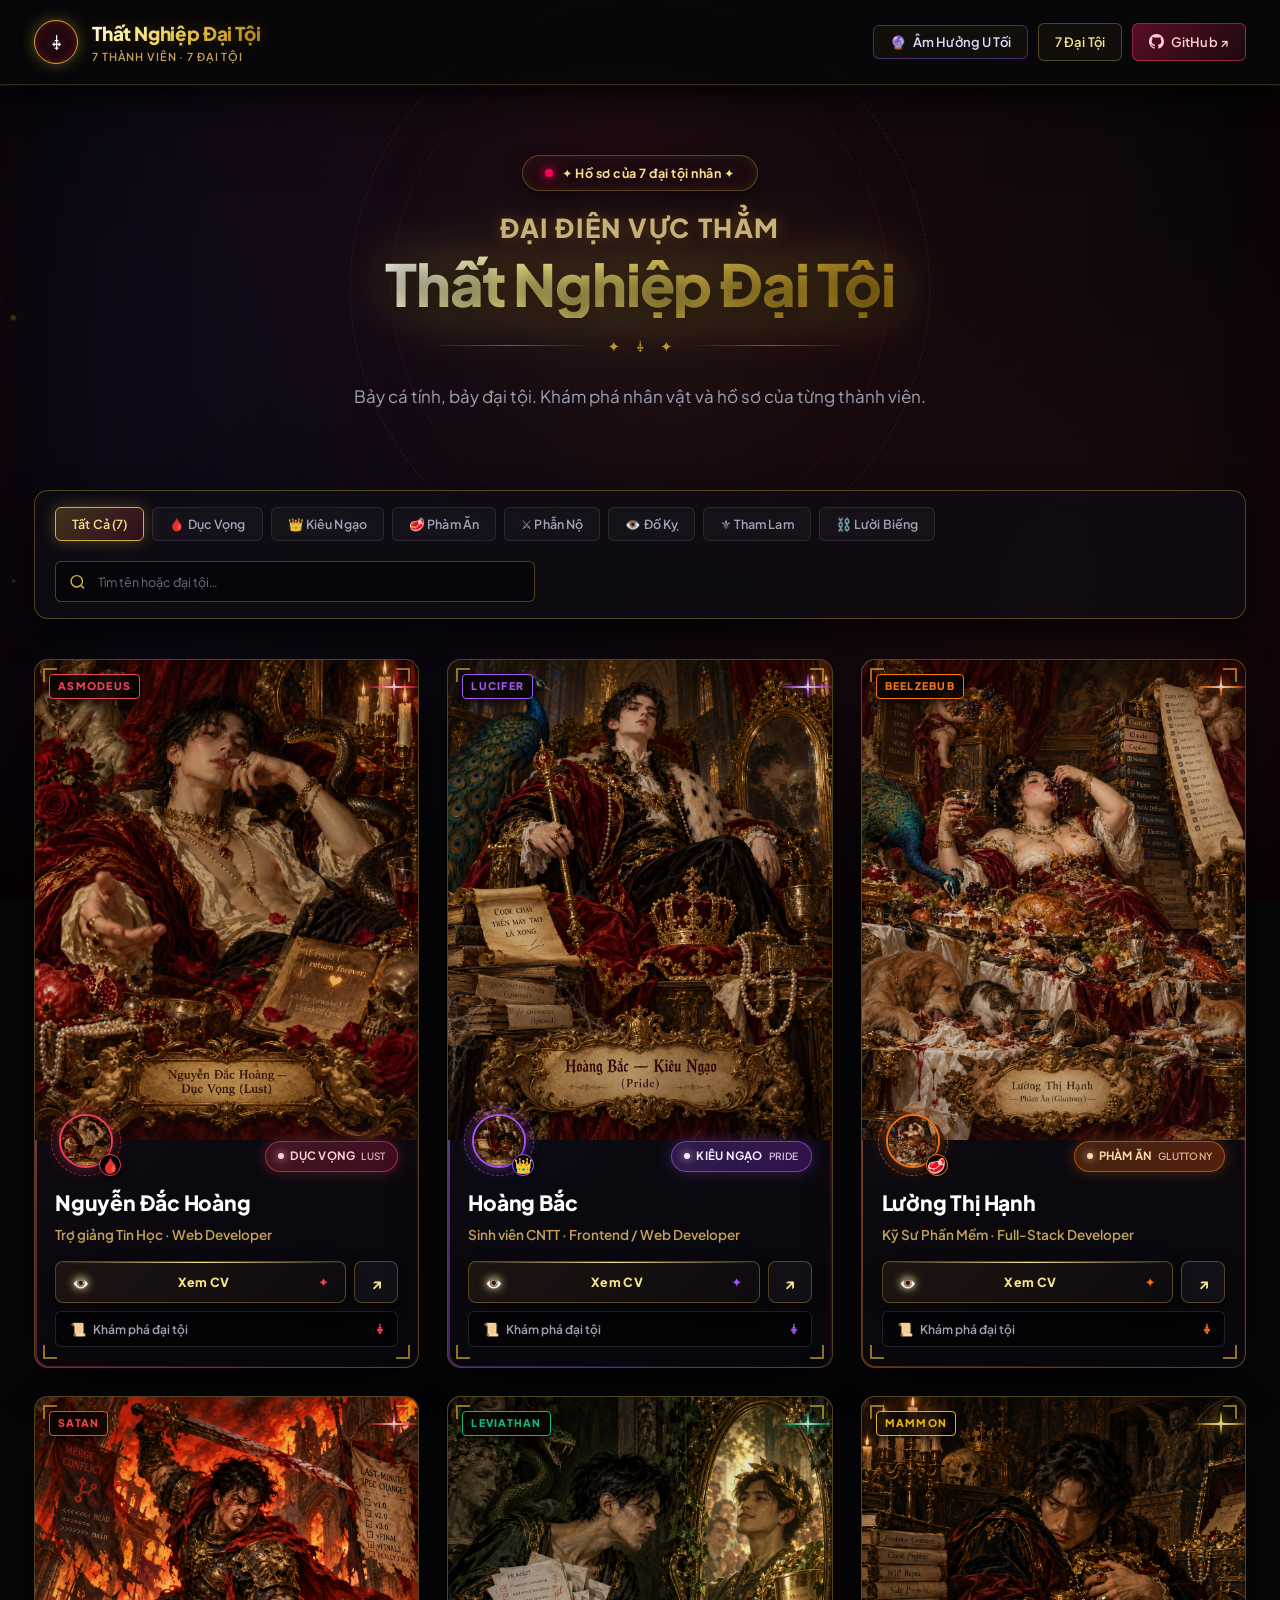
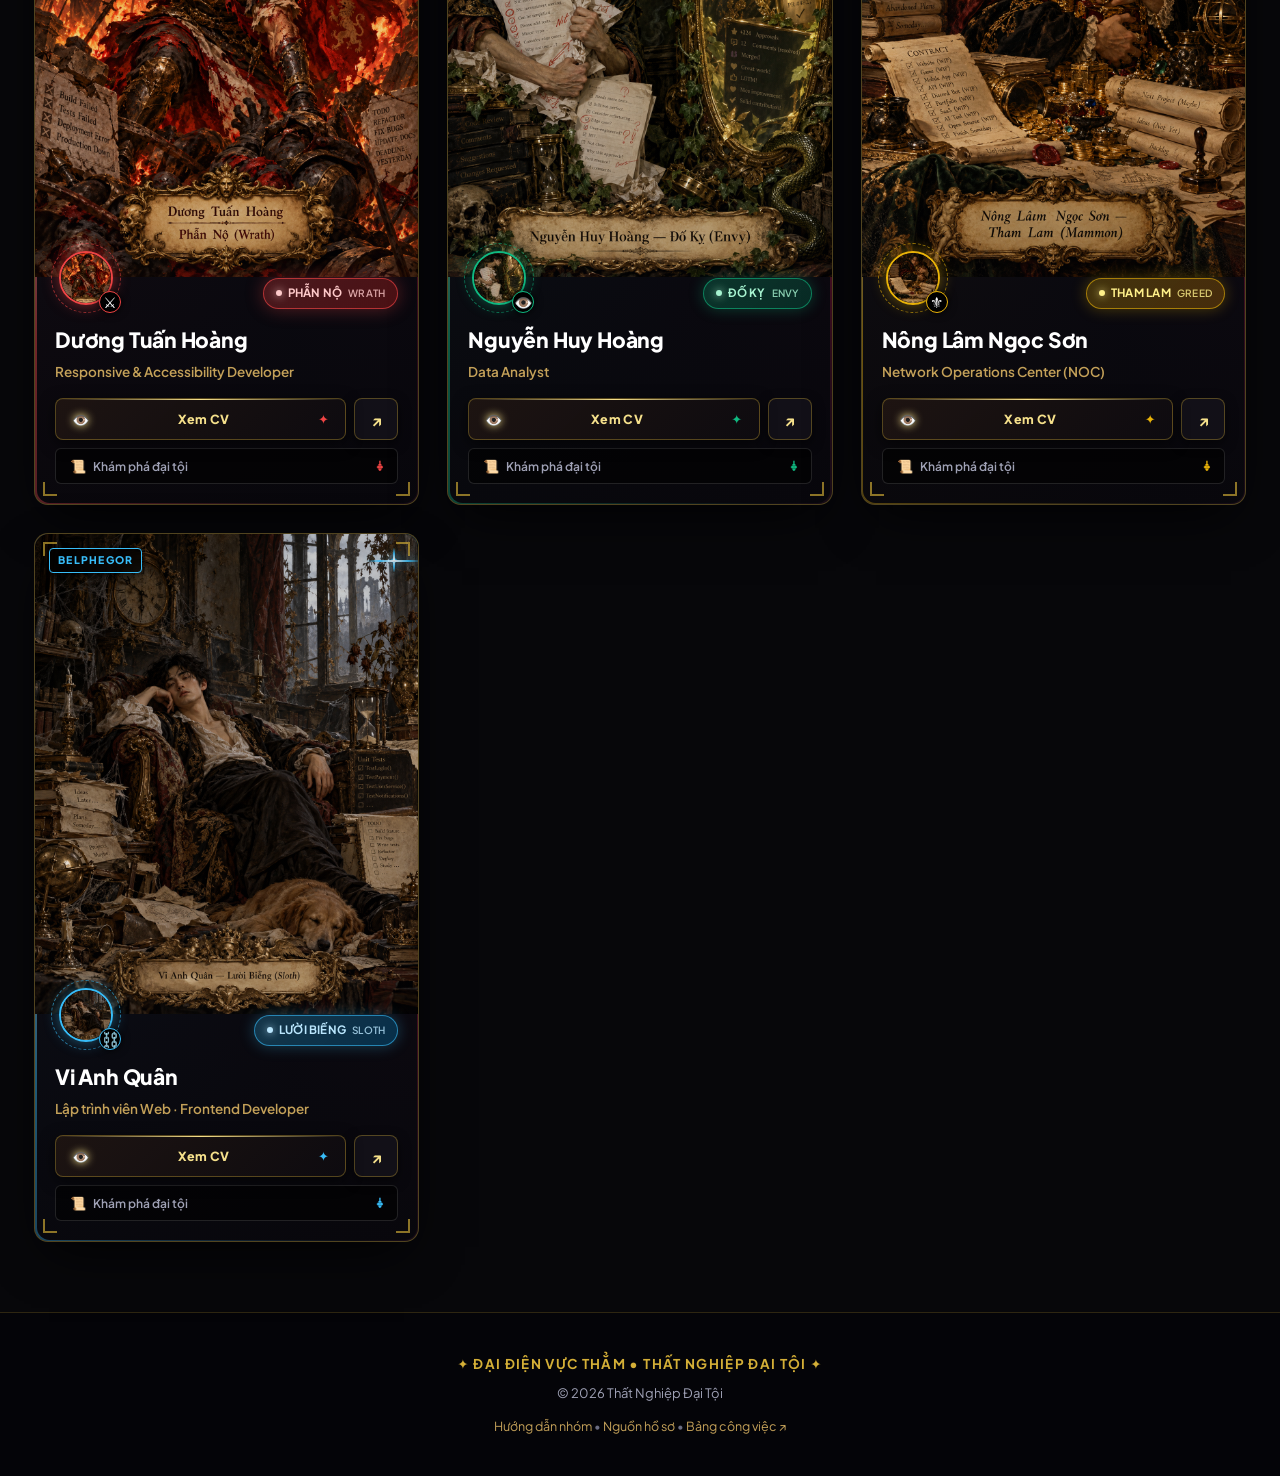
<file: index.html>
<!DOCTYPE html>
<html lang="vi">
<head>
  <meta charset="UTF-8">
  <meta name="viewport" content="width=device-width, initial-scale=1.0">
  <title>Thất Nghiệp Đại Tội — Đại Điện Vực Thẳm 7 Tội Nhân</title>
  <meta name="description" content="Trang chủ và cổng lưu trữ hồ sơ CV cá nhân của 7 đại tội nhân nhóm Thất Nghiệp Đại Tội. Không gian hắc ám, huyền bí và độc lập.">
  <link rel="stylesheet" href="style.css">
  <link rel="icon" type="image/svg+xml" href="data:image/svg+xml,<svg xmlns='http://www.w3.org/2000/svg' viewBox='0 0 24 24' fill='%23d4af37'><polygon points='12 2 15 8 22 9 17 14 18 21 12 17 6 21 7 14 2 9 9 8 12 2'/></svg>">
</head>
<body>

  <!-- Dynamic Horror Canvas (Embers, Dark Mist & Bling Stars) -->
  <canvas id="horrorCanvas"></canvas>

  <!-- Occult Lightning Flash Overlay -->
  <div class="lightning-flash" id="lightningFlash"></div>

  <!-- Dark Gothic Vignette -->
  <div class="vignette-overlay"></div>

  <!-- Top Navigation Bar -->
  <header class="site-header" id="topHeader">
    <div class="container nav-wrap">
      <a href="./" class="brand-badge" id="brandLink" title="Đại Điện Thất Nghiệp Đại Tội">
        <div class="brand-icon-seal">⸸</div>
        <div class="brand-text">
          <h1>Thất Nghiệp Đại Tội</h1>
          <span>7 THÀNH VIÊN · 7 ĐẠI TỘI</span>
        </div>
      </a>

      <nav class="nav-actions" aria-label="Điều hướng nhanh">
        <button class="btn-nav audio-toggle" id="btnAudioToggle" title="Bật/Tắt âm hưởng u tối huyền bí">
          <span id="audioIcon">🔮</span>
          <span id="audioText">Âm Hưởng U Tối</span>
        </button>
        <a class="btn-nav" href="#membersGrid" id="navSinsCodex">
          <span>7 Đại Tội</span>
        </a>
        <a class="btn-nav primary" href="https://github.com/hoang-nguyen05/That-Nghiep-Dai-Toi" target="_blank" rel="noopener noreferrer" id="navGithub">
          <svg width="15" height="15" viewBox="0 0 24 24" fill="currentColor"><path d="M12 0C5.37 0 0 5.37 0 12c0 5.31 3.435 9.795 8.205 11.385.6.105.825-.255.825-.57 0-.285-.015-1.23-.015-2.235-3.015.555-3.795-.735-4.035-1.41-.135-.345-.72-1.41-1.23-1.695-.42-.225-1.02-.78-.015-.795.945-.015 1.62.87 1.845 1.23 1.08 1.815 2.805 1.305 3.495.99.105-.78.42-1.305.765-1.605-2.67-.3-5.46-1.335-5.46-5.925 0-1.305.465-2.385 1.23-3.225-.12-.3-.54-1.53.12-3.18 0 0 1.005-.315 3.3 1.23.96-.27 1.98-.405 3-.405s2.04.135 3 .405c2.295-1.56 3.3-1.23 3.3-1.23.66 1.65.24 2.88.12 3.18.765.84 1.23 1.905 1.23 3.225 0 4.605-2.805 5.625-5.475 5.925.435.375.81 1.095.81 2.22 0 1.605-.015 2.895-.015 3.3 0 .315.225.69.825.57A12.02 12.02 0 0024 12c0-6.63-5.37-12-12-12z"/></svg>
          <span>GitHub ↗</span>
        </a>
      </nav>
    </div>
  </header>

  <!-- Hero Section -->
  <main class="container" id="mainContent">
    <section class="hero">
      <div class="hero-occult-seal" aria-hidden="true"></div>

      <div class="hero-tag">
        <span class="dot"></span>
        <span>✦ Hồ sơ của 7 đại tội nhân ✦</span>
      </div>

      <h2 class="hero-title">
        <span class="title-top">Đại Điện Vực Thẳm</span>
        <span class="highlight-gothic">Thất Nghiệp Đại Tội</span>
      </h2>

      <div class="hero-divider">
        <span>✦</span>
        <span>⸸</span>
        <span>✦</span>
      </div>

      <p class="hero-desc">Bảy cá tính, bảy đại tội. Khám phá nhân vật và hồ sơ của từng thành viên.</p>
    </section>

    <!-- Filter & Search Toolbar -->
    <section class="filter-bar" aria-label="Bộ lọc và tìm kiếm đại tội nhân">
      <div class="filter-tabs">
        <button class="filter-btn active" data-filter="all" id="filterAll">Tất Cả (7)</button>
        <button class="filter-btn" data-filter="lust" id="filterLust">🩸 Dục Vọng</button>
        <button class="filter-btn" data-filter="pride" id="filterPride">👑 Kiêu Ngạo</button>
        <button class="filter-btn" data-filter="gluttony" id="filterGluttony">🥩 Phàm Ăn</button>
        <button class="filter-btn" data-filter="wrath" id="filterWrath">⚔️ Phẫn Nộ</button>
        <button class="filter-btn" data-filter="envy" id="filterEnvy">👁️ Đố Kỵ</button>
        <button class="filter-btn" data-filter="greed" id="filterGreed">⚜️ Tham Lam</button>
        <button class="filter-btn" data-filter="sloth" id="filterSloth">⛓️ Lười Biếng</button>
      </div>

      <div class="search-box">
        <svg class="search-icon" viewBox="0 0 24 24" fill="none" stroke="currentColor" stroke-width="2"><circle cx="11" cy="11" r="8"></circle><line x1="21" y1="21" x2="16.65" y2="16.65"></line></svg>
        <input type="text" class="search-input" id="memberSearch" placeholder="Tìm tên hoặc đại tội…" aria-label="Tìm tội đồ">
      </div>
    </section>

    <!-- 7 Member Cards Grid -->
    <section class="members-grid" id="membersGrid" aria-label="Danh sách 7 đại tội nhân">

      <!-- 1. Nguyễn Đắc Hoàng - Dục Vọng -->
      <article class="card" data-sin-type="lust" data-status="ready" data-name="nguyễn đắc hoàng nguyen dac hoang" data-role="trợ giảng tin học web developer" data-sin="dục vọng duc vong lust asmodeus ái dục">
        <div class="card-glow-halo"></div>
        <div class="card-sheen"></div>
        <div class="card-corner tl"></div>
        <div class="card-corner tr"></div>
        <div class="card-corner bl"></div>
        <div class="card-corner br"></div>
        <div class="sin-star-flare" aria-hidden="true">✦</div>

        <!-- Horror Demon Art Cover -->
        <div class="card-demon-cover">
          <img src="assets/sins/lust.png" alt="Đại tội Dục Vọng Asmodeus" class="card-demon-img" loading="lazy">
          <div class="card-demon-overlay"></div>
          <span class="card-demon-tag">ASMODEUS</span>
        </div>

        <div class="card-header">
          <div class="card-avatar-wrapper">
            <div class="card-avatar-rune"></div>
            <div class="card-avatar">
              <img src="assets/sins/lust.png" alt="Nguyễn Đắc Hoàng - Dục Vọng" class="avatar-demon-img">
            </div>
            <span class="sin-symbol-tag" title="Huyết Ngọc Ái Dục">🩸</span>
          </div>
          <div class="card-header-tags">
            <span class="badge-sin sin-lust" title="Đại Tội: Dục Vọng (Lust)">
              <span class="sin-gem"></span>
              <span>DỤC VỌNG</span>
              <span class="sin-latin">LUST</span>
            </span>
          </div>
        </div>

        <div class="card-body">
          <h3 class="card-name"><a class="member-cv-link" href="members/nguyen-dac-hoang/" data-cv-trigger aria-haspopup="dialog">Nguyễn Đắc Hoàng</a></h3>
          <p class="card-role">Trợ giảng Tin Học · Web Developer</p>
        </div>

        <div class="card-actions">
          <div class="card-action-row">
            <button type="button" class="btn-cv-quickview" data-folder="nguyen-dac-hoang" data-name="Nguyễn Đắc Hoàng" data-role="Trợ giảng Tin Học · Web Developer" data-sin="ĐẠI TỘI THỨ NHẤT • ASMODEUS (DỤC VỌNG / LUST)" data-badge="🩸 DỤC VỌNG" data-color="#f43f5e" data-seal="🩸" id="btnQuickViewNguyenDacHoang" title="Xem trực tiếp bản CV ngay trên trang">
              <span class="quickview-icon">👁️</span>
              <span>Xem CV</span>
              <span class="btn-rune">✦</span>
            </button>
            <a class="btn-cv-external" href="members/nguyen-dac-hoang/" target="_blank" rel="noopener noreferrer" title="Mở trang CV trong tab mới riêng biệt" id="btnExtNguyenDacHoang">
              <span>↗</span>
            </a>
          </div>
          <button type="button" class="btn-sin-dossier" data-sin="lust" data-member="Nguyễn Đắc Hoàng" data-role="Trợ giảng Tin Học · Web Developer" data-sinname="ĐẠI TỘI THỨ NHẤT • ASMODEUS (DỤC VỌNG / LUST)" data-badge="🩸 DỤC VỌNG" data-seal="🩸" data-img="assets/sins/lust.png" data-real="Ham muốn xác thịt mất kiểm soát, quấy rối tình dục công sở, ngoại tình gây rạn nứt gia đình, nghiện nội dung khiêu dâm dẫn đến rối loạn hành vi." data-it="Cuồng hiệu ứng neon RGB bling-bling bóng bẩy lồng lộn, thức thâu đêm 'gạ tình' từng dòng code." data-lore="Bị thiêu rụi bởi ngọn lửa ái dục vĩnh cửu và hơi thở ngạt thở của vực thẳm Asmodeus." title="Mở hồ sơ luận giải chi tiết đại tội">
            <span class="sin-dossier-left">
              <span class="sin-dossier-icon">📜</span>
              <span>Khám phá đại tội</span>
            </span>
            <span class="sin-dossier-arrow">⸸</span>
          </button>
        </div>
      </article>

      <!-- 2. Hoàng Bắc - Kiêu Ngạo -->
      <article class="card" data-sin-type="pride" data-status="ready" data-name="hoàng bắc hoang bac" data-role="sinh viên cntt frontend web developer" data-sin="kiêu ngạo kieu ngao pride lucifer ngạo mạn">
        <div class="card-glow-halo"></div>
        <div class="card-sheen"></div>
        <div class="card-corner tl"></div>
        <div class="card-corner tr"></div>
        <div class="card-corner bl"></div>
        <div class="card-corner br"></div>
        <div class="sin-star-flare" aria-hidden="true">✦</div>

        <!-- Horror Demon Art Cover -->
        <div class="card-demon-cover">
          <img src="assets/sins/pride.png" alt="Đại tội Kiêu Ngạo Lucifer" class="card-demon-img" loading="lazy">
          <div class="card-demon-overlay"></div>
          <span class="card-demon-tag">LUCIFER</span>
        </div>

        <div class="card-header">
          <div class="card-avatar-wrapper">
            <div class="card-avatar-rune"></div>
            <div class="card-avatar">
              <img src="assets/sins/pride.png" alt="Hoàng Bắc - Kiêu Ngạo" class="avatar-demon-img">
            </div>
            <span class="sin-symbol-tag" title="Vương Miện Ngạo Mạn">👑</span>
          </div>
          <div class="card-header-tags">
            <span class="badge-sin sin-pride" title="Đại Tội: Kiêu Ngạo (Pride)">
              <span class="sin-gem"></span>
              <span>KIÊU NGẠO</span>
              <span class="sin-latin">PRIDE</span>
            </span>
          </div>
        </div>

        <div class="card-body">
          <h3 class="card-name"><a class="member-cv-link" href="members/hoang-bac/" data-cv-trigger aria-haspopup="dialog">Hoàng Bắc</a></h3>
          <p class="card-role">Sinh viên CNTT · Frontend / Web Developer</p>
        </div>

        <div class="card-actions">
          <div class="card-action-row">
            <button type="button" class="btn-cv-quickview" data-folder="hoang-bac" data-name="Hoàng Bắc" data-role="Sinh viên CNTT · Frontend / Web Developer" data-sin="ĐẠI TỘI THỨ HAI • LUCIFER (KIÊU NGẠO / PRIDE)" data-badge="👑 KIÊU NGẠO" data-color="#a855f7" data-seal="👑" id="btnQuickViewHoangBac" title="Xem trực tiếp bản CV ngay trên trang">
              <span class="quickview-icon">👁️</span>
              <span>Xem CV</span>
              <span class="btn-rune">✦</span>
            </button>
            <a class="btn-cv-external" href="members/hoang-bac/" target="_blank" rel="noopener noreferrer" title="Mở trang CV trong tab mới riêng biệt" id="btnExtHoangBac">
              <span>↗</span>
            </a>
          </div>
          <button type="button" class="btn-sin-dossier" data-sin="pride" data-member="Hoàng Bắc" data-role="Sinh viên CNTT · Frontend / Web Developer" data-sinname="ĐẠI TỘI THỨ HAI • LUCIFER (KIÊU NGẠO / PRIDE)" data-badge="👑 KIÊU NGẠO" data-seal="👑" data-img="assets/sins/pride.png" data-real="'Cha đẻ của mọi tội lỗi', tự cao quá mức, xem thường ý kiến đồng nghiệp, ảo tưởng sức mạnh trên MXH, các vụ sụp đổ vì chủ quan không nghe cảnh báo." data-it="Tự phong kiến trúc sư tối thượng, phán 'Code chạy trên máy tao là xong', không thèm comment giải thích hay viết documentation." data-lore="Bị đập gãy đôi cánh ánh sáng, rơi tự do ngàn năm vào băng giá vĩnh cửu của tầng địa ngục sâu nhất." title="Mở hồ sơ luận giải chi tiết đại tội">
            <span class="sin-dossier-left">
              <span class="sin-dossier-icon">📜</span>
              <span>Khám phá đại tội</span>
            </span>
            <span class="sin-dossier-arrow">⸸</span>
          </button>
        </div>
      </article>

      <!-- 3. Lường Thị Hạnh - Phàm Ăn -->
      <article class="card" data-sin-type="gluttony" data-status="ready" data-name="lường thị hạnh lương thị hạnh lường hạnh luong thi hanh" data-role="kỹ sư phần mềm full-stack developer react node typescript" data-sin="phàm ăn pham an gluttony beelzebub bạo thực">
        <div class="card-glow-halo"></div>
        <div class="card-sheen"></div>
        <div class="card-corner tl"></div>
        <div class="card-corner tr"></div>
        <div class="card-corner bl"></div>
        <div class="card-corner br"></div>
        <div class="sin-star-flare" aria-hidden="true">✦</div>

        <!-- Horror Demon Art Cover -->
        <div class="card-demon-cover">
          <img src="assets/sins/gluttony.png" alt="Đại tội Phàm Ăn Beelzebub" class="card-demon-img" loading="lazy">
          <div class="card-demon-overlay"></div>
          <span class="card-demon-tag">BEELZEBUB</span>
        </div>

        <div class="card-header">
          <div class="card-avatar-wrapper">
            <div class="card-avatar-rune"></div>
            <div class="card-avatar">
              <img src="assets/sins/gluttony.png" alt="Lường Thị Hạnh - Phàm Ăn" class="avatar-demon-img">
            </div>
            <span class="sin-symbol-tag" title="Ngọn Lửa Bạo Thực">🥩</span>
          </div>
          <div class="card-header-tags">
            <span class="badge-sin sin-gluttony" title="Đại Tội: Phàm Ăn (Gluttony)">
              <span class="sin-gem"></span>
              <span>PHÀM ĂN</span>
              <span class="sin-latin">GLUTTONY</span>
            </span>
          </div>
        </div>

        <div class="card-body">
          <h3 class="card-name"><a class="member-cv-link" href="members/luong-thi-hanh/" data-cv-trigger aria-haspopup="dialog">Lường Thị Hạnh</a></h3>
          <p class="card-role">Kỹ Sư Phần Mềm · Full-Stack Developer</p>
        </div>

        <div class="card-actions">
          <div class="card-action-row">
            <button type="button" class="btn-cv-quickview" data-folder="luong-thi-hanh" data-name="Lường Thị Hạnh" data-role="Kỹ Sư Phần Mềm · Full-Stack Developer" data-sin="ĐẠI TỘI THỨ BA • BEELZEBUB (PHÀM ĂN / GLUTTONY)" data-badge="🥩 PHÀM ĂN" data-color="#f97316" data-seal="🥩" id="btnQuickViewLuongThiHanh" title="Xem trực tiếp bản CV ngay trên trang">
              <span class="quickview-icon">👁️</span>
              <span>Xem CV</span>
              <span class="btn-rune">✦</span>
            </button>
            <a class="btn-cv-external" href="members/luong-thi-hanh/" target="_blank" rel="noopener noreferrer" title="Mở trang CV trong tab mới riêng biệt" id="btnExtLuongThiHanh">
              <span>↗</span>
            </a>
          </div>
          <button type="button" class="btn-sin-dossier" data-sin="gluttony" data-member="Lường Thị Hạnh" data-role="Kỹ Sư Phần Mềm · Full-Stack Developer" data-sinname="ĐẠI TỘI THỨ BA • BEELZEBUB (PHÀM ĂN / GLUTTONY)" data-badge="🥩 PHÀM ĂN" data-seal="🥩" data-img="assets/sins/gluttony.png" data-real="Hưởng thụ quá mức, tiêu dùng xa xỉ vô độ, lãng phí thực phẩm trong các buổi tiệc tùng xa hoa, nghiện đồ ăn nhanh dẫn đến suy thoái sức khỏe." data-it="Cài 500 dependencies npm chỉ để căn giữa một thẻ div, mở 100 tab Chrome ngấu nghiến toàn bộ RAM, ngập chìm trong snack thâu đêm." data-lore="Bị đày ải ngâm mình dưới đầm lầy ô uế và hứng chịu những cơn mưa đá bẩn thỉu muôn đời của chúa ruồi Beelzebub." title="Mở hồ sơ luận giải chi tiết đại tội">
            <span class="sin-dossier-left">
              <span class="sin-dossier-icon">📜</span>
              <span>Khám phá đại tội</span>
            </span>
            <span class="sin-dossier-arrow">⸸</span>
          </button>
        </div>
      </article>

      <!-- 4. Dương Tuấn Hoàng - Phẫn Nộ -->
      <article class="card" data-sin-type="wrath" data-status="ready" data-name="dương tuấn hoàng duong tuan hoang" data-role="frontend responsive accessibility web developer tv04" data-sin="phẫn nộ phan no wrath satan nộ hỏa">
        <div class="card-glow-halo"></div>
        <div class="card-sheen"></div>
        <div class="card-corner tl"></div>
        <div class="card-corner tr"></div>
        <div class="card-corner bl"></div>
        <div class="card-corner br"></div>
        <div class="sin-star-flare" aria-hidden="true">✦</div>

        <!-- Horror Demon Art Cover -->
        <div class="card-demon-cover">
          <img src="assets/sins/wrath.png" alt="Đại tội Phẫn Nộ Satan" class="card-demon-img" loading="lazy">
          <div class="card-demon-overlay"></div>
          <span class="card-demon-tag">SATAN</span>
        </div>

        <div class="card-header">
          <div class="card-avatar-wrapper">
            <div class="card-avatar-rune"></div>
            <div class="card-avatar">
              <img src="assets/sins/wrath.png" alt="Dương Tuấn Hoàng - Phẫn Nộ" class="avatar-demon-img">
            </div>
            <span class="sin-symbol-tag" title="Huyết Kiếm Nộ Hỏa">⚔️</span>
          </div>
          <div class="card-header-tags">
            <span class="badge-sin sin-wrath" title="Đại Tội: Phẫn Nộ (Wrath)">
              <span class="sin-gem"></span>
              <span>PHẪN NỘ</span>
              <span class="sin-latin">WRATH</span>
            </span>
          </div>
        </div>

        <div class="card-body">
          <h3 class="card-name"><a class="member-cv-link" href="members/duong-tuan-hoang/" data-cv-trigger aria-haspopup="dialog">Dương Tuấn Hoàng</a></h3>
          <p class="card-role">Responsive &amp; Accessibility Developer</p>
        </div>

        <div class="card-actions">
          <div class="card-action-row">
            <button type="button" class="btn-cv-quickview" data-folder="duong-tuan-hoang" data-name="Dương Tuấn Hoàng" data-role="Responsive &amp; Accessibility Developer" data-sin="ĐẠI TỘI THỨ TƯ • SATAN (PHẪN NỘ / WRATH)" data-badge="⚔️ PHẪN NỘ" data-color="#ef4444" data-seal="⚔️" id="btnQuickViewDuongTuanHoang" title="Xem trực tiếp bản CV ngay trên trang">
              <span class="quickview-icon">👁️</span>
              <span>Xem CV</span>
              <span class="btn-rune">✦</span>
            </button>
            <a class="btn-cv-external" href="members/duong-tuan-hoang/" target="_blank" rel="noopener noreferrer" title="Mở trang CV trong tab mới riêng biệt" id="btnExtDuongTuanHoang">
              <span>↗</span>
            </a>
          </div>
          <button type="button" class="btn-sin-dossier" data-sin="wrath" data-member="Dương Tuấn Hoàng" data-role="Responsive &amp; Accessibility Developer" data-sinname="ĐẠI TỘI THỨ TƯ • SATAN (PHẪN NỘ / WRATH)" data-badge="⚔️ PHẪN NỘ" data-seal="⚔️" data-img="assets/sins/wrath.png" data-real="Cơn giận bùng phát dẫn đến bạo lực gia đình &amp; học đường, hành vi 'giận quá mất khôn' gây ẩu đả phá hoại, thù hằn cá nhân trả đũa dai dẳng." data-it="Đập vỡ bàn phím cơ khi dính Merge Conflict 500 dòng, nổi giận lôi đình khi khách hàng đổi specs vào 17h30 chiều thứ Sáu." data-lore="Bị thiêu đốt trong vạc dung nham sôi sục của Satan và bị xé toạc bởi những lưỡi kiếm cuồng nộ vô tận." title="Mở hồ sơ luận giải chi tiết đại tội">
            <span class="sin-dossier-left">
              <span class="sin-dossier-icon">📜</span>
              <span>Khám phá đại tội</span>
            </span>
            <span class="sin-dossier-arrow">⸸</span>
          </button>
        </div>
      </article>

      <!-- 5. Nguyễn Huy Hoàng - Đố Kỵ -->
      <article class="card" data-sin-type="envy" data-status="ready" data-name="nguyễn huy hoàng nguyen huy hoang" data-role="data analyst phân tích dữ liệu python django sqlite" data-sin="đố kỵ do ky do ki envy leviathan tật đố">
        <div class="card-glow-halo"></div>
        <div class="card-sheen"></div>
        <div class="card-corner tl"></div>
        <div class="card-corner tr"></div>
        <div class="card-corner bl"></div>
        <div class="card-corner br"></div>
        <div class="sin-star-flare" aria-hidden="true">✦</div>

        <!-- Horror Demon Art Cover -->
        <div class="card-demon-cover">
          <img src="assets/sins/envy.png" alt="Đại tội Đố Kỵ Leviathan" class="card-demon-img" loading="lazy">
          <div class="card-demon-overlay"></div>
          <span class="card-demon-tag">LEVIATHAN</span>
        </div>

        <div class="card-header">
          <div class="card-avatar-wrapper">
            <div class="card-avatar-rune"></div>
            <div class="card-avatar">
              <img src="assets/sins/envy.png" alt="Nguyễn Huy Hoàng - Đố Kỵ" class="avatar-demon-img">
            </div>
            <span class="sin-symbol-tag" title="Nhãn Ma Tật Đố">👁️</span>
          </div>
          <div class="card-header-tags">
            <span class="badge-sin sin-envy" title="Đại Tội: Đố Kỵ (Envy)">
              <span class="sin-gem"></span>
              <span>ĐỐ KỴ</span>
              <span class="sin-latin">ENVY</span>
            </span>
          </div>
        </div>

        <div class="card-body">
          <h3 class="card-name"><a class="member-cv-link" href="members/nguyen-huy-hoang/" data-cv-trigger aria-haspopup="dialog">Nguyễn Huy Hoàng</a></h3>
          <p class="card-role">Data Analyst</p>
        </div>

        <div class="card-actions">
          <div class="card-action-row">
            <button type="button" class="btn-cv-quickview" data-folder="nguyen-huy-hoang" data-name="Nguyễn Huy Hoàng" data-role="Data Analyst" data-sin="ĐẠI TỘI THỨ NĂM • LEVIATHAN (ĐỐ KỴ / ENVY)" data-badge="👁️ ĐỐ KỴ" data-color="#10b981" data-seal="👁️" id="btnQuickViewNguyenHuyHoang" title="Xem trực tiếp bản CV ngay trên trang">
              <span class="quickview-icon">👁️</span>
              <span>Xem CV</span>
              <span class="btn-rune">✦</span>
            </button>
            <a class="btn-cv-external" href="members/nguyen-huy-hoang/" target="_blank" rel="noopener noreferrer" title="Mở trang CV trong tab mới riêng biệt" id="btnExtNguyenHuyHoang">
              <span>↗</span>
            </a>
          </div>
          <button type="button" class="btn-sin-dossier" data-sin="envy" data-member="Nguyễn Huy Hoàng" data-role="Data Analyst" data-sinname="ĐẠI TỘI THỨ NĂM • LEVIATHAN (ĐỐ KỴ / ENVY)" data-badge="👁️ ĐỐ KỴ" data-seal="👁️" data-img="assets/sins/envy.png" data-real="Buồn rầu cay cú trước may mắn của người khác, 'bóc phốt' hạ bệ trên MXH, mâu thuẫn đồng nghiệp do đố kỵ thành tích, tâm lý hả hê khi người khác thất bại." data-it="Thấy Pull Request người khác được merge trước là khó chịu, soi mói từng dấu chấm phẩy khi review code để dìm hàng." data-lore="Bị xâu chỉ khâu chặt mi mắt và chôn vùi trong vực biển sâu lạnh buốt tối tăm của hải quái Leviathan." title="Mở hồ sơ luận giải chi tiết đại tội">
            <span class="sin-dossier-left">
              <span class="sin-dossier-icon">📜</span>
              <span>Khám phá đại tội</span>
            </span>
            <span class="sin-dossier-arrow">⸸</span>
          </button>
        </div>
      </article>

      <!-- 6. Nông Lâm Ngọc Sơn - Tham Lam -->
      <article class="card" data-sin-type="greed" data-status="ready" data-name="nông lâm ngọc sơn nong lam ngoc son" data-role="network operations center noc hạ tầng mạng cisco mikrotik" data-sin="tham lam greed mammon hoàng kim">
        <div class="card-glow-halo"></div>
        <div class="card-sheen"></div>
        <div class="card-corner tl"></div>
        <div class="card-corner tr"></div>
        <div class="card-corner bl"></div>
        <div class="card-corner br"></div>
        <div class="sin-star-flare" aria-hidden="true">✦</div>

        <!-- Horror Demon Art Cover -->
        <div class="card-demon-cover">
          <img src="assets/sins/greed.png" alt="Đại tội Tham Lam Mammon" class="card-demon-img" loading="lazy">
          <div class="card-demon-overlay"></div>
          <span class="card-demon-tag">MAMMON</span>
        </div>

        <div class="card-header">
          <div class="card-avatar-wrapper">
            <div class="card-avatar-rune"></div>
            <div class="card-avatar">
              <img src="assets/sins/greed.png" alt="Nông Lâm Ngọc Sơn - Tham Lam" class="avatar-demon-img">
            </div>
            <span class="sin-symbol-tag" title="Thánh Vật Hoàng Kim">⚜️</span>
          </div>
          <div class="card-header-tags">
            <span class="badge-sin sin-greed" title="Đại Tội: Tham Lam (Greed)">
              <span class="sin-gem"></span>
              <span>THAM LAM</span>
              <span class="sin-latin">GREED</span>
            </span>
          </div>
        </div>

        <div class="card-body">
          <h3 class="card-name"><a class="member-cv-link" href="members/nong-lam-ngoc-son/" data-cv-trigger aria-haspopup="dialog">Nông Lâm Ngọc Sơn</a></h3>
          <p class="card-role">Network Operations Center (NOC)</p>
        </div>

        <div class="card-actions">
          <div class="card-action-row">
            <button type="button" class="btn-cv-quickview" data-folder="nong-lam-ngoc-son" data-name="Nông Lâm Ngọc Sơn" data-role="Network Operations Center (NOC)" data-sin="ĐẠI TỘI THỨ SÁU • MAMMON (THAM LAM / GREED)" data-badge="⚜️ THAM LAM" data-color="#eab308" data-seal="⚜️" id="btnQuickViewNongLamNgocSon" title="Xem trực tiếp bản CV ngay trên trang">
              <span class="quickview-icon">👁️</span>
              <span>Xem CV</span>
              <span class="btn-rune">✦</span>
            </button>
            <a class="btn-cv-external" href="members/nong-lam-ngoc-son/" target="_blank" rel="noopener noreferrer" title="Mở trang CV trong tab mới riêng biệt" id="btnExtNongLamNgocSon">
              <span>↗</span>
            </a>
          </div>
          <button type="button" class="btn-sin-dossier" data-sin="greed" data-member="Nông Lâm Ngọc Sơn" data-role="Network Operations Center (NOC)" data-sinname="ĐẠI TỘI THỨ SÁU • MAMMON (THAM LAM / GREED)" data-badge="⚜️ THAM LAM" data-seal="⚜️" data-img="assets/sins/greed.png" data-real="Ám ảnh của cải và quyền lực, tham nhũng, tích trữ đầu cơ hàng hóa trục lợi trong khủng hoảng, các đường dây lừa đảo tài chính và đa cấp bất chấp đạo đức." data-it="Ôm 10 job freelance cùng lúc xuyên lục địa, tích trữ hàng trăm repository dang dở, tối ưu micro-benchmark đến kiệt sức." data-lore="Bị dìm sâu vào vạc vàng nóng chảy và đè bẹp dưới những tảng đá vàng khổng lồ của bạo chúa Mammon." title="Mở hồ sơ luận giải chi tiết đại tội">
            <span class="sin-dossier-left">
              <span class="sin-dossier-icon">📜</span>
              <span>Khám phá đại tội</span>
            </span>
            <span class="sin-dossier-arrow">⸸</span>
          </button>
        </div>
      </article>

      <!-- 7. Vi Anh Quân - Lười Biếng -->
      <article class="card" data-sin-type="sloth" data-status="ready" data-name="vi anh quân vi anh quan" data-role="lập trình viên web sinh viên cntt html css javascript tv07" data-sin="lười biếng luoi bieng sloth belphegor đọa lạc">
        <div class="card-glow-halo"></div>
        <div class="card-sheen"></div>
        <div class="card-corner tl"></div>
        <div class="card-corner tr"></div>
        <div class="card-corner bl"></div>
        <div class="card-corner br"></div>
        <div class="sin-star-flare" aria-hidden="true">✦</div>

        <!-- Horror Demon Art Cover -->
        <div class="card-demon-cover">
          <img src="assets/sins/sloth.png" alt="Đại tội Lười Biếng Belphegor" class="card-demon-img" loading="lazy">
          <div class="card-demon-overlay"></div>
          <span class="card-demon-tag">BELPHEGOR</span>
        </div>

        <div class="card-header">
          <div class="card-avatar-wrapper">
            <div class="card-avatar-rune"></div>
            <div class="card-avatar">
              <img src="assets/sins/sloth.png" alt="Vi Anh Quân - Lười Biếng" class="avatar-demon-img">
            </div>
            <span class="sin-symbol-tag" title="Xiềng Xích Đọa Lạc">⛓️</span>
          </div>
          <div class="card-header-tags">
            <span class="badge-sin sin-sloth" title="Đại Tội: Lười Biếng (Sloth)">
              <span class="sin-gem"></span>
              <span>LƯỜI BIẾNG</span>
              <span class="sin-latin">SLOTH</span>
            </span>
          </div>
        </div>

        <div class="card-body">
          <h3 class="card-name"><a class="member-cv-link" href="members/vi-anh-quan/" data-cv-trigger aria-haspopup="dialog">Vi Anh Quân</a></h3>
          <p class="card-role">Lập trình viên Web · Frontend Developer</p>
        </div>

        <div class="card-actions">
          <div class="card-action-row">
            <button type="button" class="btn-cv-quickview" data-folder="vi-anh-quan" data-name="Vi Anh Quân" data-role="Lập trình viên Web · Frontend Developer" data-sin="ĐẠI TỘI THỨ BẢY • BELPHEGOR (LƯỜI BIẾNG / SLOTH)" data-badge="⛓️ LƯỜI BIẾNG" data-color="#38bdf8" data-seal="⛓️" id="btnQuickViewViAnhQuan" title="Xem trực tiếp bản CV ngay trên trang">
              <span class="quickview-icon">👁️</span>
              <span>Xem CV</span>
              <span class="btn-rune">✦</span>
            </button>
            <a class="btn-cv-external" href="members/vi-anh-quan/" target="_blank" rel="noopener noreferrer" title="Mở trang CV trong tab mới riêng biệt" id="btnExtViAnhQuan">
              <span>↗</span>
            </a>
          </div>
          <button type="button" class="btn-sin-dossier" data-sin="sloth" data-member="Vi Anh Quân" data-role="Lập trình viên Web · Frontend Developer" data-sinname="ĐẠI TỘI THỨ BẢY • BELPHEGOR (LƯỜI BIẾNG / SLOTH)" data-badge="⛓️ LƯỜI BIẾNG" data-seal="⛓️" data-img="assets/sins/sloth.png" data-real="Thờ ơ với trách nhiệm, trì hoãn bổn phận tinh thần và công việc gây ách tắc cho tập thể, thờ ơ với gia đình, lười vận động buông xuôi sức khỏe." data-it="Trì hoãn task đến 23h59 deadline, commit cẩu thả git commit -m 'fix', lười viết unit test với niềm tin kỳ diệu." data-lore="Bị trói chặt bằng xiềng xích mục ruỗng trong hang động ma quái của Belphegor, chìm trong cơn mê man muôn thuở." title="Mở hồ sơ luận giải chi tiết đại tội">
            <span class="sin-dossier-left">
              <span class="sin-dossier-icon">📜</span>
              <span>Khám phá đại tội</span>
            </span>
            <span class="sin-dossier-arrow">⸸</span>
          </button>
        </div>
      </article>

    </section>

    <!-- Empty search notice -->
    <div id="noResults" style="display: none; text-align: center; padding: 50px 20px; color: var(--gold-primary); font-family: var(--font-gothic);">
      <div style="font-size: 32px; margin-bottom: 10px;">🕯️</div>
      Không tìm thấy đại tội nhân nào khớp với linh ảnh tìm kiếm.
    </div>

  </main>

  <!-- Site Footer -->
  <footer class="site-footer">
    <div class="container">
      <p style="font-family: var(--font-gothic); letter-spacing: 0.1em; font-weight: 700; color: #d4af37;">
        ✦ ĐẠI ĐIỆN VỰC THẲM &bull; THẤT NGHIỆP ĐẠI TỘI ✦
      </p>
      <p style="margin-top: 8px; color: var(--text-muted); font-size: 13px;">
        © 2026 Thất Nghiệp Đại Tội
      </p>
      <p style="margin-top: 12px; font-size: 12.5px;">
        <a href="TEAM_GUIDE.md">Hướng dẫn nhóm</a> &bull;
        <a href="members/SOURCES.md">Nguồn hồ sơ</a> &bull;
        <a href="https://github.com/users/hoang-nguyen05/projects/1" target="_blank" rel="noopener noreferrer">Bảng công việc ↗</a>
      </p>
    </div>
  </footer>

  <!-- Instant CV Quick-View Modal -->
  <div class="occult-modal-backdrop" id="cvModalBackdrop" aria-hidden="true" role="dialog" aria-modal="true" aria-labelledby="cvModalMemberName">
    <div class="cv-modal-window">
      <div class="cv-modal-header">
        <div class="cv-modal-info">
          <span class="cv-modal-seal" id="cvModalSeal">🩸</span>
          <div class="cv-modal-titles">
            <h3 class="cv-modal-name" id="cvModalMemberName">Nguyễn Đắc Hoàng</h3>
            <p class="cv-modal-subtitle" id="cvModalSubtitle">Đại Tội Dục Vọng &bull; Asmodeus &bull; Trợ giảng Tin Học</p>
          </div>
        </div>
        <div class="cv-modal-actions">
          <a href="#" target="_blank" rel="noopener noreferrer" class="cv-modal-btn-tab" id="cvModalTabLink" title="Mở trang CV gốc trong tab mới riêng biệt">
            <span>Mở Tab Riêng</span>
            <span>↗</span>
          </a>
          <button type="button" class="cv-modal-btn-close" id="cvModalClose" aria-label="Đóng CV" title="Đóng cửa sổ CV (Phím ESC)">
            <span>✕</span>
          </button>
        </div>
      </div>
      <div class="cv-modal-body">
        <div class="cv-modal-loader" id="cvModalLoader">
          <div class="occult-spinner">⸸</div>
          <span>Đang triệu hồi bản CV từ cõi phong ấn...</span>
        </div>
        <iframe id="cvModalIframe" src="" title="Bản CV Thành Viên"></iframe>
      </div>
    </div>
  </div>

  <!-- Occult Sins Dossier Modal -->
  <div class="occult-modal-backdrop" id="sinDossierModal" aria-hidden="true" role="dialog" aria-modal="true" aria-labelledby="dossierModalTitle">
    <div class="dossier-modal-window">
      <button type="button" class="dossier-modal-close" id="sinDossierClose" aria-label="Đóng Hồ Sơ Luận Giải" title="Đóng luận giải (Phím ESC)">✕</button>
      <div class="dossier-grid">
        <div class="dossier-art-col">
          <div class="dossier-art-frame">
            <img id="dossierModalImg" src="assets/sins/lust.png" alt="Linh ảnh đại tội">
            <div class="dossier-art-overlay"></div>
            <div class="dossier-art-seal" id="dossierModalSeal">🩸</div>
          </div>
        </div>
        <div class="dossier-info-col">
          <div class="dossier-badge" id="dossierModalBadge">🩸 DỤC VỌNG</div>
          <h3 class="dossier-title" id="dossierModalTitle">ĐẠI TỘI THỨ NHẤT • ASMODEUS</h3>
          <div class="dossier-guardian">
            <span>Linh Hồn Trấn Giữ:</span>
            <strong id="dossierModalGuardian">Nguyễn Đắc Hoàng</strong>
            <span class="dossier-role" id="dossierModalRole">(Trợ giảng Tin Học · Web Developer)</span>
          </div>

          <div class="dossier-block real-life">
            <div class="dossier-block-title">
              <span class="block-icon">🔍</span>
              <span>BIỂU HIỆN TRONG ĐỜI THỰC &amp; XÃ HỘI:</span>
            </div>
            <p class="dossier-block-text" id="dossierModalReal"></p>
          </div>

          <div class="dossier-block it-coder">
            <div class="dossier-block-title">
              <span class="block-icon">💻</span>
              <span>BIẾN THỂ LẬP TRÌNH VIÊN (CODER):</span>
            </div>
            <p class="dossier-block-text" id="dossierModalIt"></p>
          </div>

          <div class="dossier-block abyssal-lore">
            <div class="dossier-block-title">
              <span class="block-icon">⸸</span>
              <span>HÌNH PHẠT &amp; KHẢO LUẬN VỰC THẲM:</span>
            </div>
            <p class="dossier-block-text" id="dossierModalLore"></p>
          </div>
        </div>
      </div>
    </div>
  </div>

  <!-- Dark Gothic Background Audio Track (TikTok: @kame_mono) -->
  <audio id="bgThemeAudio" src="assets/audio/sin_theme.mp3" loop preload="auto"></audio>

  <script src="script.js"></script>
</body>
</html>
</file>
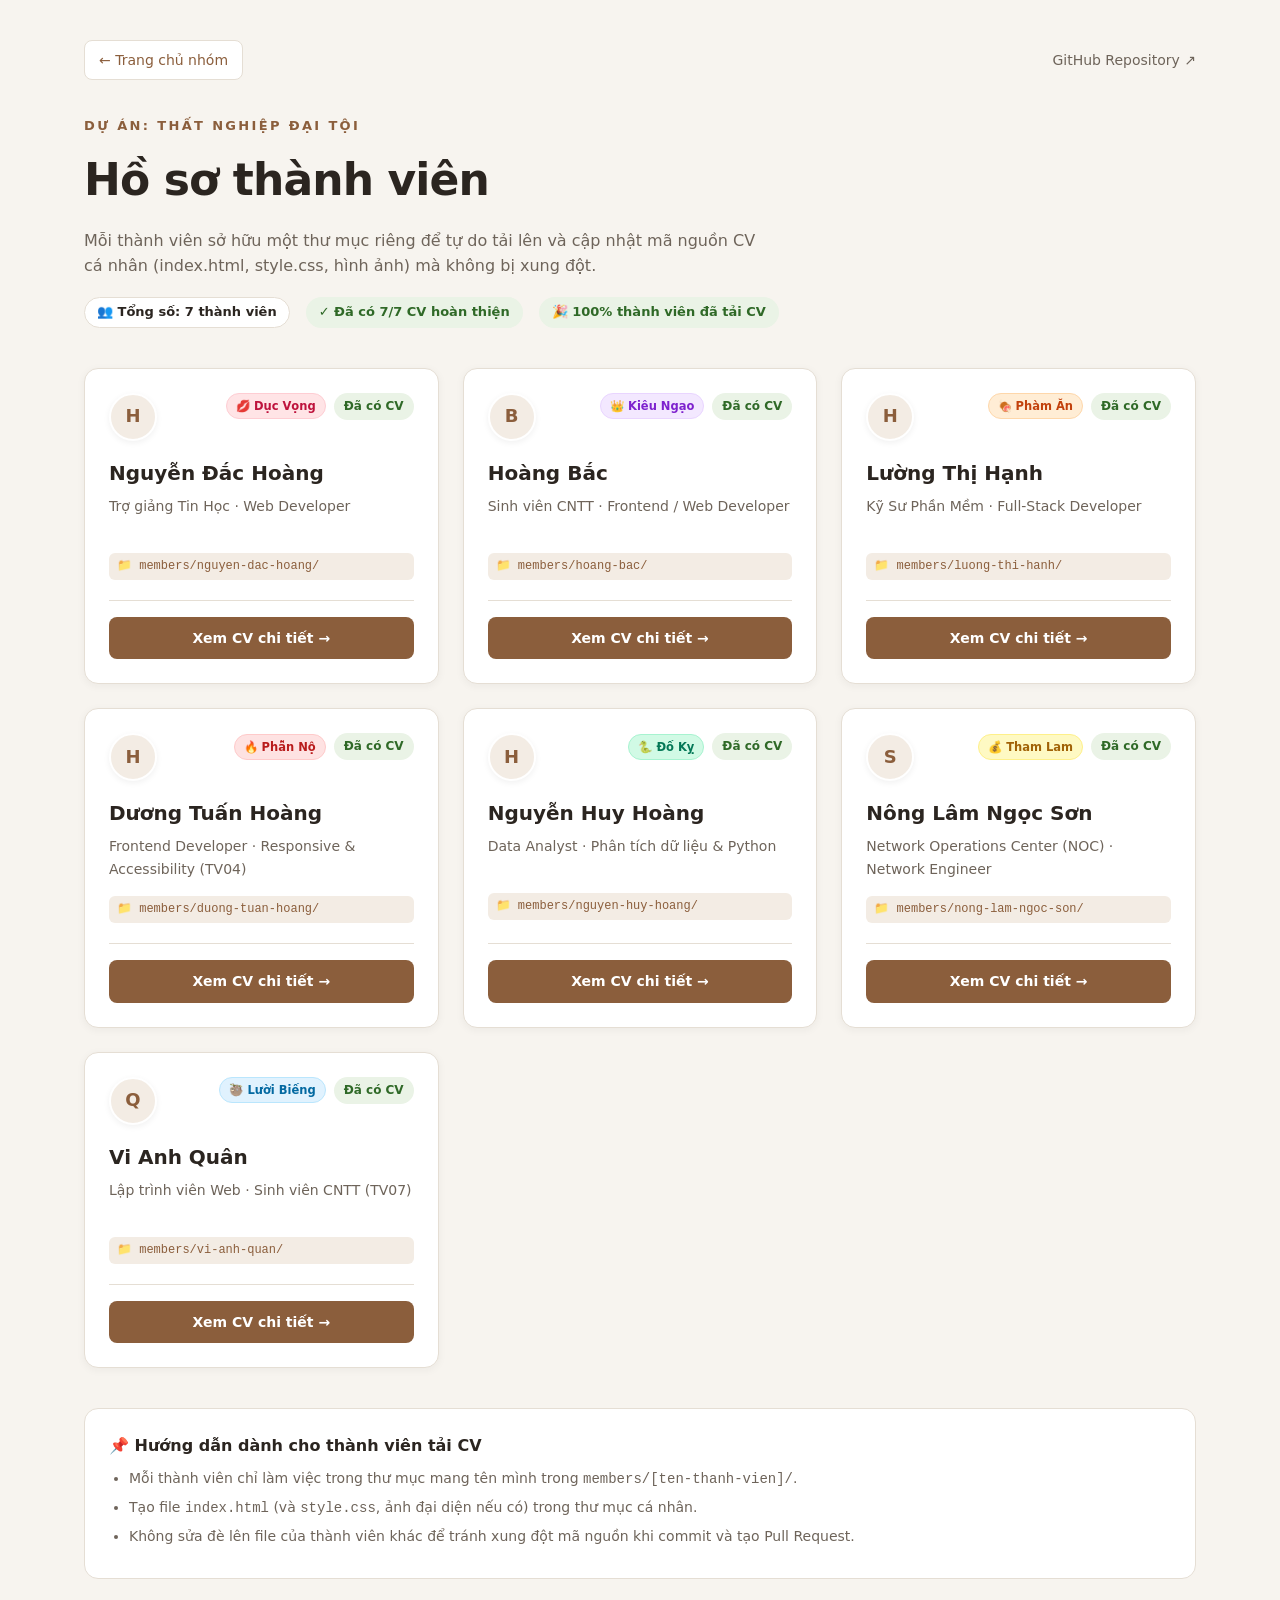
<file: members/index.html>
<!doctype html>
<html lang="vi">
<head>
  <meta charset="utf-8">
  <meta name="viewport" content="width=device-width, initial-scale=1">
  <title>Hồ sơ thành viên — Thất Nghiệp Đại Tội</title>
  <meta name="description" content="Danh sách hồ sơ CV 7 thành viên nhóm Thất Nghiệp Đại Tội">
  <link rel="stylesheet" href="members.css">
</head>
<body>
  <main>
    <nav class="nav-header">
      <a class="back-link" href="../">← Trang chủ nhóm</a>
      <a class="repo-link" href="https://github.com/hoang-nguyen05/That-Nghiep-Dai-Toi" target="_blank" rel="noopener noreferrer">GitHub Repository ↗</a>
    </nav>

    <header class="hero">
      <p class="eyebrow">DỰ ÁN: THẤT NGHIỆP ĐẠI TỘI</p>
      <h1>Hồ sơ thành viên</h1>
      <p class="intro">Mỗi thành viên sở hữu một thư mục riêng để tự do tải lên và cập nhật mã nguồn CV cá nhân (index.html, style.css, hình ảnh) mà không bị xung đột.</p>
      
      <div class="team-stats">
        <span class="stat-pill">👥 Tổng số: 7 thành viên</span>
        <span class="stat-pill active">✓ Đã có 7/7 CV hoàn thiện</span>
        <span class="stat-pill active">🎉 100% thành viên đã tải CV</span>
      </div>
    </header>

    <section class="grid" aria-label="Danh sách thành viên">
      <!-- 1. Nguyễn Đắc Hoàng - Dục Vọng -->
      <article class="member-card">
        <div class="card-top">
          <div class="avatar-badge">H</div>
          <div class="card-top-tags">
            <span class="badge-sin sin-lust" title="Đại Tội: Dục Vọng">💋 Dục Vọng</span>
            <span class="badge ready">Đã có CV</span>
          </div>
        </div>
        <h2>Nguyễn Đắc Hoàng</h2>
        <p class="role">Trợ giảng Tin Học · Web Developer</p>
        <span class="folder-tag">📁 members/nguyen-dac-hoang/</span>
        <div class="card-action">
          <a class="btn-view" href="nguyen-dac-hoang/">Xem CV chi tiết →</a>
        </div>
      </article>

      <!-- 2. Hoàng Bắc - Kiêu Ngạo -->
      <article class="member-card">
        <div class="card-top">
          <div class="avatar-badge">B</div>
          <div class="card-top-tags">
            <span class="badge-sin sin-pride" title="Đại Tội: Kiêu Ngạo">👑 Kiêu Ngạo</span>
            <span class="badge ready">Đã có CV</span>
          </div>
        </div>
        <h2>Hoàng Bắc</h2>
        <p class="role">Sinh viên CNTT · Frontend / Web Developer</p>
        <span class="folder-tag">📁 members/hoang-bac/</span>
        <div class="card-action">
          <a class="btn-view" href="hoang-bac/">Xem CV chi tiết →</a>
        </div>
      </article>

      <!-- 3. Lường Thị Hạnh - Phàm Ăn -->
      <article class="member-card">
        <div class="card-top">
          <div class="avatar-badge">H</div>
          <div class="card-top-tags">
            <span class="badge-sin sin-gluttony" title="Đại Tội: Phàm Ăn">🍖 Phàm Ăn</span>
            <span class="badge ready">Đã có CV</span>
          </div>
        </div>
        <h2>Lường Thị Hạnh</h2>
        <p class="role">Kỹ Sư Phần Mềm · Full-Stack Developer</p>
        <span class="folder-tag">📁 members/luong-thi-hanh/</span>
        <div class="card-action">
          <a class="btn-view" href="luong-thi-hanh/">Xem CV chi tiết →</a>
        </div>
      </article>

      <!-- 4. Dương Tuấn Hoàng - Phẫn Nộ -->
      <article class="member-card">
        <div class="card-top">
          <div class="avatar-badge">H</div>
          <div class="card-top-tags">
            <span class="badge-sin sin-wrath" title="Đại Tội: Phẫn Nộ">🔥 Phẫn Nộ</span>
            <span class="badge ready">Đã có CV</span>
          </div>
        </div>
        <h2>Dương Tuấn Hoàng</h2>
        <p class="role">Frontend Developer · Responsive &amp; Accessibility (TV04)</p>
        <span class="folder-tag">📁 members/duong-tuan-hoang/</span>
        <div class="card-action">
          <a class="btn-view" href="duong-tuan-hoang/">Xem CV chi tiết →</a>
        </div>
      </article>

      <!-- 5. Nguyễn Huy Hoàng - Đố Kỵ -->
      <article class="member-card">
        <div class="card-top">
          <div class="avatar-badge">H</div>
          <div class="card-top-tags">
            <span class="badge-sin sin-envy" title="Đại Tội: Đố Kỵ">🐍 Đố Kỵ</span>
            <span class="badge ready">Đã có CV</span>
          </div>
        </div>
        <h2>Nguyễn Huy Hoàng</h2>
        <p class="role">Data Analyst · Phân tích dữ liệu & Python</p>
        <span class="folder-tag">📁 members/nguyen-huy-hoang/</span>
        <div class="card-action">
          <a class="btn-view" href="nguyen-huy-hoang/">Xem CV chi tiết →</a>
        </div>
      </article>

      <!-- 6. Nông Lâm Ngọc Sơn - Tham Lam -->
      <article class="member-card">
        <div class="card-top">
          <div class="avatar-badge">S</div>
          <div class="card-top-tags">
            <span class="badge-sin sin-greed" title="Đại Tội: Tham Lam">💰 Tham Lam</span>
            <span class="badge ready">Đã có CV</span>
          </div>
        </div>
        <h2>Nông Lâm Ngọc Sơn</h2>
        <p class="role">Network Operations Center (NOC) · Network Engineer</p>
        <span class="folder-tag">📁 members/nong-lam-ngoc-son/</span>
        <div class="card-action">
          <a class="btn-view" href="nong-lam-ngoc-son/">Xem CV chi tiết →</a>
        </div>
      </article>

      <!-- 7. Vi Anh Quân - Lười Biếng -->
      <article class="member-card">
        <div class="card-top">
          <div class="avatar-badge">Q</div>
          <div class="card-top-tags">
            <span class="badge-sin sin-sloth" title="Đại Tội: Lười Biếng">🦥 Lười Biếng</span>
            <span class="badge ready">Đã có CV</span>
          </div>
        </div>
        <h2>Vi Anh Quân</h2>
        <p class="role">Lập trình viên Web · Sinh viên CNTT (TV07)</p>
        <span class="folder-tag">📁 members/vi-anh-quan/</span>
        <div class="card-action">
          <a class="btn-view" href="vi-anh-quan/">Xem CV chi tiết →</a>
        </div>
      </article>
    </section>

    <footer class="notes-section">
      <h3>📌 Hướng dẫn dành cho thành viên tải CV</h3>
      <ul>
        <li>Mỗi thành viên chỉ làm việc trong thư mục mang tên mình trong <code>members/[ten-thanh-vien]/</code>.</li>
        <li>Tạo file <code>index.html</code> (và <code>style.css</code>, ảnh đại diện nếu có) trong thư mục cá nhân.</li>
        <li>Không sửa đè lên file của thành viên khác để tránh xung đột mã nguồn khi commit và tạo Pull Request.</li>
      </ul>
    </footer>
  </main>
</body>
</html>
</file>
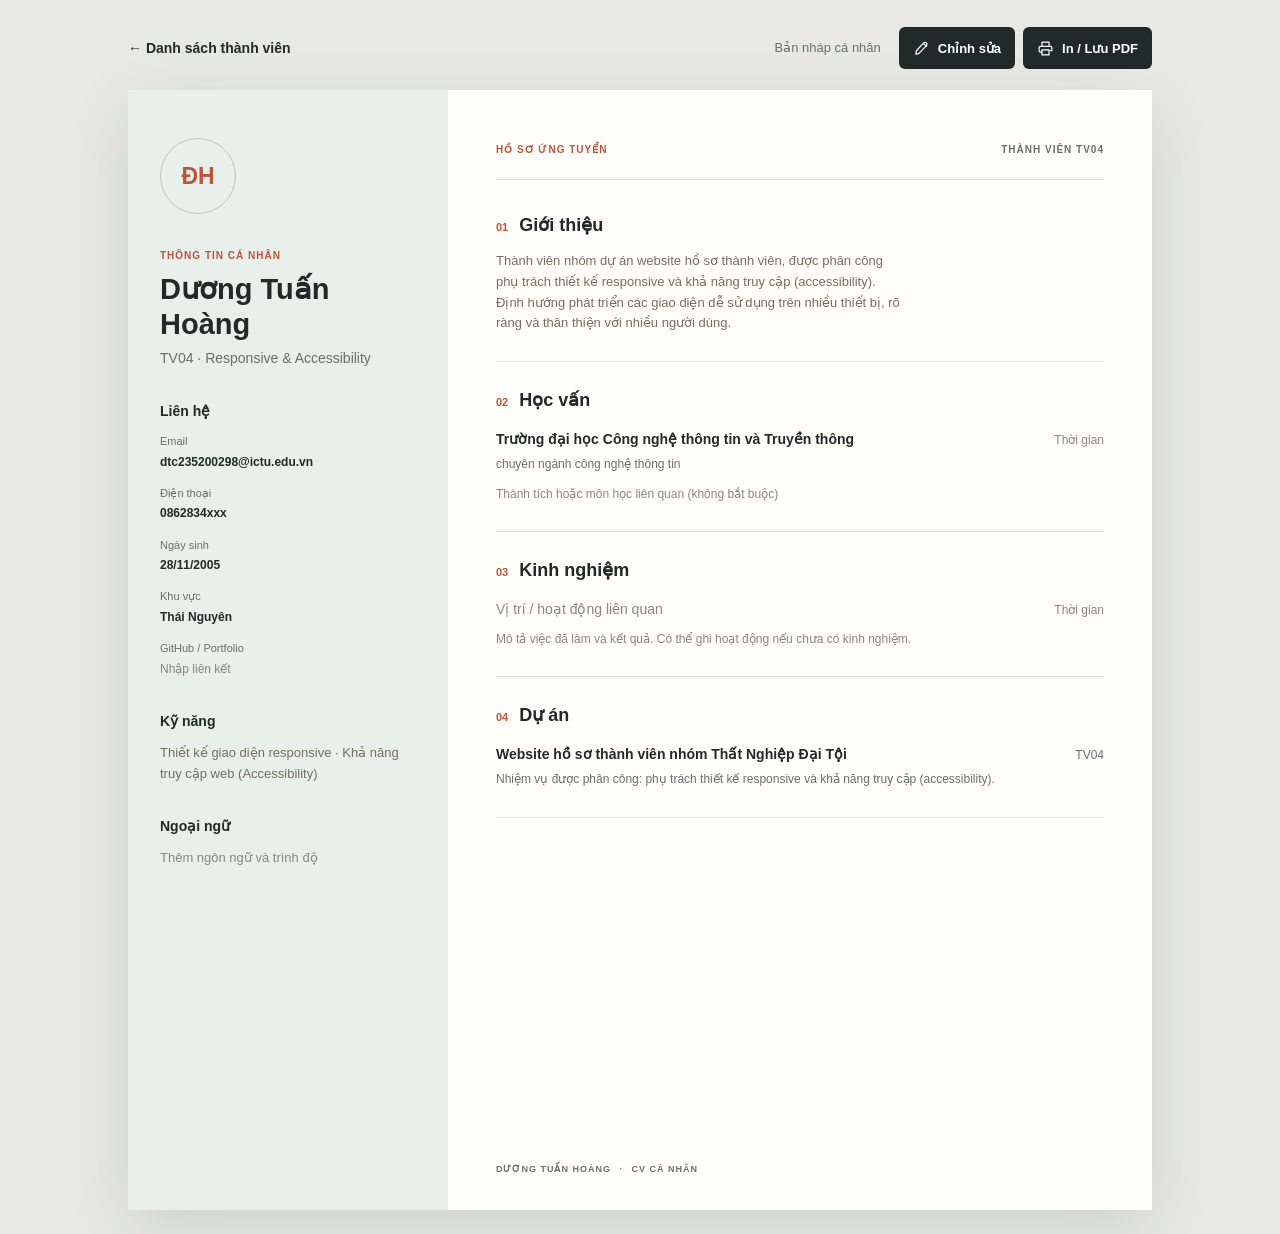
<file: members/duong-tuan-hoang/index.html>
<!doctype html>
<html lang="vi">
<head>
  <meta charset="utf-8">
  <meta name="viewport" content="width=device-width, initial-scale=1">
  <meta name="description" content="CV của Dương Tuấn Hoàng, thành viên nhóm Thất Nghiệp Đại Tội.">
  <title>Dương Tuấn Hoàng | CV - Responsive &amp; Accessibility Developer</title>
  <link rel="stylesheet" href="style.css">
</head>
<body>
  <header class="toolbar no-print">
    <a class="back-link" href="../">← Danh sách thành viên</a>
    <span id="save-status" class="draft-label" role="status" aria-live="polite">Bản nháp cá nhân</span>
    <div class="toolbar-actions">
      <button id="edit-button" class="toolbar-button edit-button" type="button">
        <svg viewBox="0 0 24 24" aria-hidden="true"><path d="m15 5 4 4M4 20l4-.8L19 8a2.8 2.8 0 0 0-4-4L4.8 15.2 4 20Z"/></svg> Chỉnh sửa
      </button>
      <button id="save-button" class="toolbar-button save-button" type="button" hidden>Lưu</button>
      <button id="cancel-button" class="toolbar-button cancel-button" type="button" hidden>Hủy</button>
      <button class="toolbar-button print-button" type="button" onclick="window.print()" aria-label="In CV hoặc lưu thành PDF">
        <svg viewBox="0 0 24 24" aria-hidden="true"><path d="M7 8V3h10v5M7 17H5a2 2 0 0 1-2-2v-4a2 2 0 0 1 2-2h14a2 2 0 0 1 2 2v4h-2M7 14h10v7H7z"/></svg> In / Lưu PDF
      </button>
    </div>
  </header>

  <main class="resume">
    <aside class="sidebar">
      <div class="monogram" aria-hidden="true">ĐH</div>
      <p class="sidebar-kicker">THÔNG TIN CÁ NHÂN</p>
      <h1 data-editable data-field="name" data-placeholder="Họ và tên">Dương Tuấn Hoàng</h1>
      <p class="role" data-editable data-field="role" data-placeholder="Vị trí ứng tuyển hoặc chức danh">TV04 · Responsive &amp; Accessibility</p>

      <section class="side-section" aria-labelledby="contact-title">
        <h2 id="contact-title">Liên hệ</h2>
        <dl class="contact-list">
          <div>
            <dt>Email</dt>
            <dd data-editable data-field="email" data-placeholder="Nhập email">dtc235200298@ictu.edu.vn</dd>
          </div>
          <div>
            <dt>Điện thoại</dt>
            <dd data-editable data-field="phone" data-placeholder="Nhập số điện thoại">0862834xxx</dd>
          </div>
          <div>
            <dt>Ngày sinh</dt>
            <dd data-editable data-field="birthdate" data-placeholder="Ngày / tháng / năm">28/11/2005</dd>
          </div>
          <div>
            <dt>Khu vực</dt>
            <dd data-editable data-field="location" data-placeholder="Tỉnh / thành phố">Thái Nguyên</dd>
          </div>
          <div>
            <dt>GitHub / Portfolio</dt>
            <dd data-editable data-field="website" data-placeholder="Nhập liên kết"></dd>
          </div>
        </dl>
      </section>

      <section class="side-section" aria-labelledby="skills-title">
        <h2 id="skills-title">Kỹ năng</h2>
        <p class="placeholder editable-placeholder" data-editable data-field="skills" data-placeholder="Thêm kỹ năng và công cụ bạn sử dụng">Thiết kế giao diện responsive · Khả năng truy cập web (Accessibility)</p>
      </section>

      <section class="side-section" aria-labelledby="languages-title">
        <h2 id="languages-title">Ngoại ngữ</h2>
        <p class="placeholder editable-placeholder" data-editable data-field="languages" data-placeholder="Thêm ngôn ngữ và trình độ"></p>
      </section>
    </aside>

    <div class="content">
      <div class="content-heading">
        <p class="eyebrow">HỒ SƠ ỨNG TUYỂN</p>
        <p class="updated">THÀNH VIÊN TV04</p>
      </div>

      <section class="resume-section intro-section" aria-labelledby="intro-title">
        <h2 id="intro-title"><span>01</span> Giới thiệu</h2>
        <p class="placeholder editable-placeholder" data-editable data-field="summary" data-placeholder="Viết vài câu giới thiệu chuyên môn, thế mạnh và vị trí bạn hướng tới.">Thành viên nhóm dự án website hồ sơ thành viên, được phân công phụ trách thiết kế responsive và khả năng truy cập (accessibility). Định hướng phát triển các giao diện dễ sử dụng trên nhiều thiết bị, rõ ràng và thân thiện với nhiều người dùng.</p>
      </section>

      <section class="resume-section" aria-labelledby="education-title">
        <h2 id="education-title"><span>02</span> Học vấn</h2>
        <div class="entry">
          <div class="entry-heading">
            <h3 data-editable data-field="school" data-placeholder="Tên trường / cơ sở đào tạo">Trường đại học Công nghệ thông tin và Truyền thông</h3>
            <p data-editable data-field="education-period" data-placeholder="Thời gian"></p>
          </div>
          <p data-editable data-field="major" data-placeholder="Chuyên ngành hoặc bằng cấp">chuyên ngành công nghệ thông tin</p>
          <p class="placeholder editable-placeholder" data-editable data-field="education-details" data-placeholder="Thành tích hoặc môn học liên quan (không bắt buộc)"></p>
        </div>
      </section>

      <section class="resume-section" aria-labelledby="experience-title">
        <h2 id="experience-title"><span>03</span> Kinh nghiệm</h2>
        <div class="entry">
          <div class="entry-heading">
            <h3 data-editable data-field="experience-title" data-placeholder="Vị trí / hoạt động liên quan"></h3>
            <p data-editable data-field="experience-period" data-placeholder="Thời gian"></p>
          </div>
          <p class="placeholder editable-placeholder" data-editable data-field="experience-details" data-placeholder="Mô tả việc đã làm và kết quả. Có thể ghi hoạt động nếu chưa có kinh nghiệm."></p>
        </div>
      </section>

      <section class="resume-section" aria-labelledby="projects-title">
        <h2 id="projects-title"><span>04</span> Dự án</h2>
        <div class="entry">
          <div class="entry-heading">
            <h3 data-editable data-field="project-title" data-placeholder="Tên dự án">Website hồ sơ thành viên nhóm Thất Nghiệp Đại Tội</h3>
            <p data-editable data-field="project-period" data-placeholder="Thời gian">TV04</p>
          </div>
          <p data-editable data-field="project-details" data-placeholder="Vai trò, công nghệ sử dụng và kết quả">Nhiệm vụ được phân công: phụ trách thiết kế responsive và khả năng truy cập (accessibility).</p>
        </div>
      </section>

      <footer class="resume-footer">DƯƠNG TUẤN HOÀNG <span>·</span> CV CÁ NHÂN</footer>
    </div>
  </main>

  <script>
    const storageKey = "duong-tuan-hoang-cv-v1";
    const fields = [...document.querySelectorAll("[data-editable]")];
    const editButton = document.querySelector("#edit-button");
    const saveButton = document.querySelector("#save-button");
    const cancelButton = document.querySelector("#cancel-button");
    const status = document.querySelector("#save-status");
    const nameField = document.querySelector('[data-field="name"]');
    const monogram = document.querySelector(".monogram");
    const footerName = document.querySelector(".resume-footer");

    function readFields() {
      return Object.fromEntries(fields.map((field) => [field.dataset.field, field.innerText.trim()]));
    }

    function writeFields(values) {
      fields.forEach((field) => {
        field.textContent = values[field.dataset.field] || "";
      });
      updateNameDisplay();
    }

    function updateNameDisplay() {
      const name = nameField.innerText.trim();
      const words = name.split(/\s+/).filter(Boolean);
      monogram.textContent = words.length > 1 ? `${words[0][0]}${words[words.length - 1][0]}` : (words[0] || "CV").slice(0, 2);
      footerName.firstChild.textContent = `${name.toLocaleUpperCase("vi")} `;
    }

    function setEditing(isEditing) {
      fields.forEach((field) => {
        field.contentEditable = String(isEditing);
        field.spellcheck = isEditing;
      });
      editButton.hidden = isEditing;
      saveButton.hidden = !isEditing;
      cancelButton.hidden = !isEditing;
      status.textContent = isEditing ? "Đang chỉnh sửa" : status.textContent;
    }

    let savedValues = readFields();

    try {
      const storedValues = localStorage.getItem(storageKey);
      if (storedValues) {
        savedValues = { ...savedValues, ...JSON.parse(storedValues) };
        writeFields(savedValues);
        status.textContent = "Đã tải bản lưu trên trình duyệt này";
      }
    } catch {
      status.textContent = "Không đọc được dữ liệu lưu";
    }

    editButton.addEventListener("click", () => {
      savedValues = readFields();
      setEditing(true);
      nameField.focus();
    });

    saveButton.addEventListener("click", () => {
      const values = readFields();
      try {
        localStorage.setItem(storageKey, JSON.stringify(values));
        savedValues = values;
        updateNameDisplay();
        setEditing(false);
        status.textContent = "Đã lưu trên trình duyệt này";
      } catch {
        status.textContent = "Không thể lưu; hãy thử trình duyệt khác";
      }
    });

    cancelButton.addEventListener("click", () => {
      writeFields(savedValues);
      setEditing(false);
      status.textContent = "Đã hủy chỉnh sửa";
    });
  </script>
</body>
</html>
</file>
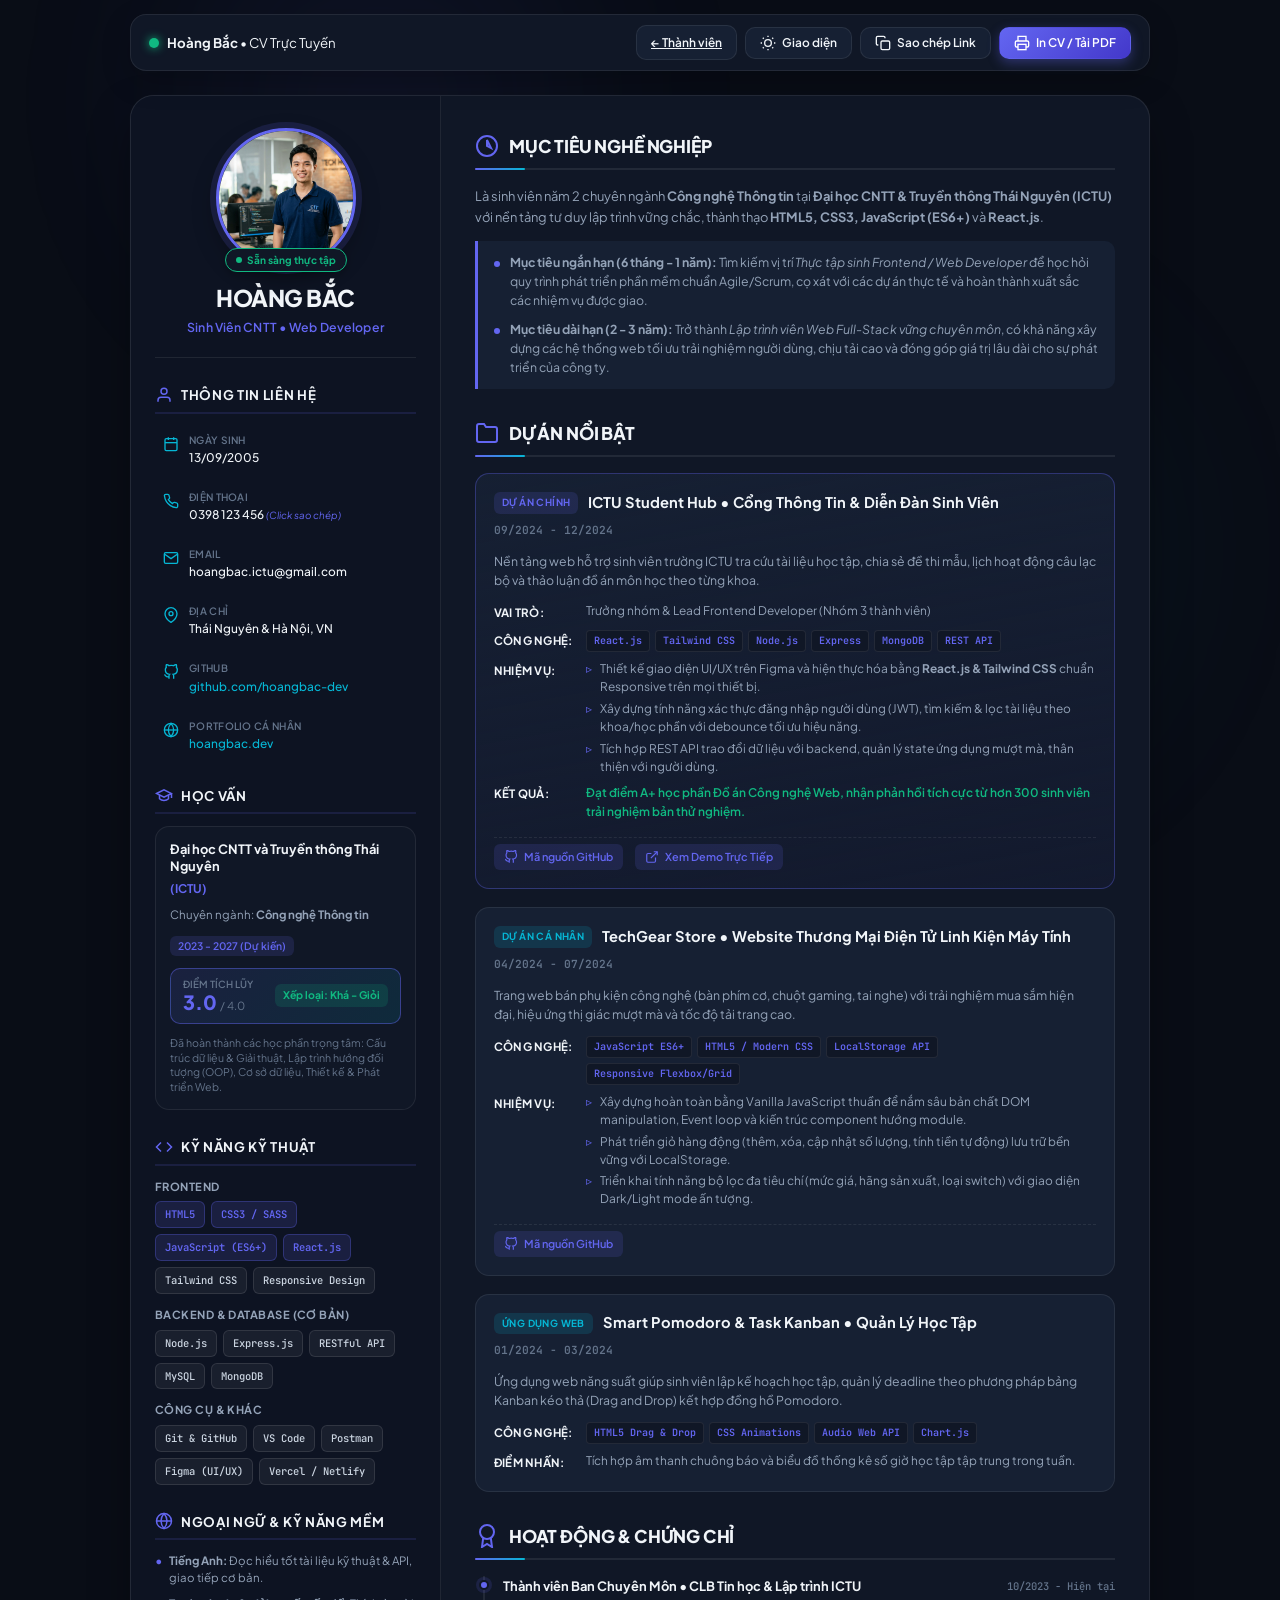
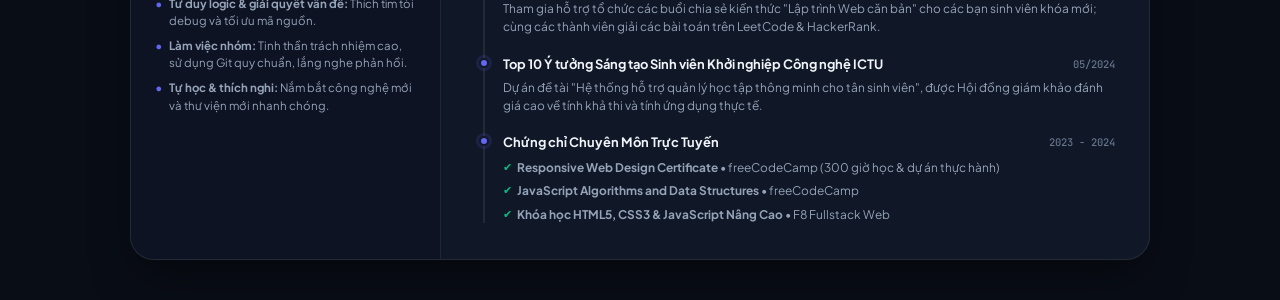
<file: members/hoang-bac/index.html>
<!DOCTYPE html>
<html lang="vi" data-theme="dark">
<head>
  <meta charset="UTF-8">
  <meta name="viewport" content="width=device-width, initial-scale=1.0">
  <title>CV Hoàng Bắc | Sinh Viên CNTT - Frontend / Web Developer</title>
  <meta name="description" content="CV Hoàng Bắc - Sinh viên Công nghệ Thông tin tại Đại học CNTT và Truyền thông Thái Nguyên (ICTU). Mục tiêu ứng tuyển Thực tập sinh / Junior Web Developer.">
  <link rel="preconnect" href="https://fonts.googleapis.com">
  <link rel="preconnect" href="https://fonts.gstatic.com" crossorigin>
  <link href="https://fonts.googleapis.com/css2?family=Plus+Jakarta+Sans:wght@300;400;500;600;700;800&family=JetBrains+Mono:wght@400;500;600&display=swap" rel="stylesheet">
  <link rel="stylesheet" href="style.css">
</head>
<body>
  <!-- Floating Top Control Bar -->
  <header class="control-bar no-print">
    <div class="control-container">
      <div class="brand-tag">
        <span class="status-indicator"></span>
        <span class="brand-text"><strong>Hoàng Bắc</strong> &bull; CV Trực Tuyến</span>
      </div>
      <div class="action-buttons">
        <a class="btn btn-secondary" href="../">← Thành viên</a>
        <button id="themeToggle" class="btn btn-secondary" title="Đổi giao diện Sáng / Tối">
          <svg class="icon sun-icon" viewBox="0 0 24 24" fill="none" stroke="currentColor" stroke-width="2">
            <circle cx="12" cy="12" r="5"></circle>
            <path d="M12 1v2M12 21v2M4.22 4.22l1.42 1.42M18.36 18.36l1.42 1.42M1 12h2M21 12h2M4.22 19.78l1.42-1.42M18.36 5.64l1.42-1.42"></path>
          </svg>
          <svg class="icon moon-icon" viewBox="0 0 24 24" fill="none" stroke="currentColor" stroke-width="2">
            <path d="M21 12.79A9 9 0 1 1 11.21 3 7 7 0 0 0 21 12.79z"></path>
          </svg>
          <span class="btn-text">Giao diện</span>
        </button>

        <button id="copyLinkBtn" class="btn btn-secondary" title="Sao chép link CV">
          <svg class="icon" viewBox="0 0 24 24" fill="none" stroke="currentColor" stroke-width="2">
            <rect x="9" y="9" width="13" height="13" rx="2" ry="2"></rect>
            <path d="M5 15H4a2 2 0 0 1-2-2V4a2 2 0 0 1 2-2h9a2 2 0 0 1 2 2v1"></path>
          </svg>
          <span class="btn-text">Sao chép Link</span>
        </button>

        <button id="printBtn" class="btn btn-primary" title="In hoặc lưu dạng PDF">
          <svg class="icon" viewBox="0 0 24 24" fill="none" stroke="currentColor" stroke-width="2">
            <polyline points="6 9 6 2 18 2 18 9"></polyline>
            <path d="M6 18H4a2 2 0 0 1-2-2v-5a2 2 0 0 1 2-2h16a2 2 0 0 1 2 2v5a2 2 0 0 1-2 2h-2"></path>
            <rect x="6" y="14" width="12" height="8"></rect>
          </svg>
          <span class="btn-text">In CV / Tải PDF</span>
        </button>
      </div>
    </div>
  </header>

  <!-- Notification Toast -->
  <div id="toast" class="toast" role="alert" aria-live="polite">
    <span class="toast-icon">✓</span>
    <span id="toastMessage">Đã sao chép vào bộ nhớ tạm!</span>
  </div>

  <!-- Background decorative light glow -->
  <div class="bg-glow bg-glow-1 no-print"></div>
  <div class="bg-glow bg-glow-2 no-print"></div>

  <!-- Main CV Paper Wrapper -->
  <main class="cv-wrapper">
    <div class="cv-page">
      
      <!-- LEFT SIDEBAR -->
      <aside class="cv-sidebar">
        <!-- Profile Avatar & Identity -->
        <div class="profile-block">
          <div class="avatar-container">
            <img src="avatar.jpg" alt="Hoàng Bắc - Sinh viên CNTT" class="avatar-img" onerror="this.src='https://images.unsplash.com/photo-1534528741775-53994a69daeb?auto=format&fit=crop&w=400&q=80'">
            <span class="open-to-work-badge" title="Đang sẵn sàng đi thực tập">
              <span class="badge-dot"></span> Sẵn sàng thực tập
            </span>
          </div>

          <h1 class="candidate-name">HOÀNG BẮC</h1>
          <p class="candidate-title">Sinh Viên CNTT &bull; Web Developer</p>
        </div>

        <!-- Contact Information -->
        <section class="sidebar-section">
          <h2 class="sidebar-heading">
            <span class="heading-icon">
              <svg viewBox="0 0 24 24" fill="none" stroke="currentColor" stroke-width="2">
                <path d="M20 21v-2a4 4 0 0 0-4-4H8a4 4 0 0 0-4 4v2"></path>
                <circle cx="12" cy="7" r="4"></circle>
              </svg>
            </span>
            Thông Tin Liên Hệ
          </h2>
          
          <ul class="contact-list">
            <li class="contact-item">
              <div class="contact-icon">
                <svg viewBox="0 0 24 24" fill="none" stroke="currentColor" stroke-width="2">
                  <rect x="3" y="4" width="18" height="18" rx="2" ry="2"></rect>
                  <line x1="16" y1="2" x2="16" y2="6"></line>
                  <line x1="8" y1="2" x2="8" y2="6"></line>
                  <line x1="3" y1="10" x2="21" y2="10"></line>
                </svg>
              </div>
              <div class="contact-info">
                <span class="info-label">Ngày sinh</span>
                <span class="info-value">13/09/2005</span>
              </div>
            </li>

            <li class="contact-item copyable" data-copy="0398123456" title="Nhấp để sao chép SĐT">
              <div class="contact-icon">
                <svg viewBox="0 0 24 24" fill="none" stroke="currentColor" stroke-width="2">
                  <path d="M22 16.92v3a2 2 0 0 1-2.18 2 19.79 19.79 0 0 1-8.63-3.07 19.5 19.5 0 0 1-6-6 19.79 19.79 0 0 1-3.07-8.67A2 2 0 0 1 4.11 2h3a2 2 0 0 1 2 1.72 12.84 12.84 0 0 0 .7 2.81 2 2 0 0 1-.45 2.11L8.09 9.91a16 16 0 0 0 6 6l1.27-1.27a2 2 0 0 1 2.11-.45 12.84 12.84 0 0 0 2.81.7A2 2 0 0 1 22 16.92z"></path>
                </svg>
              </div>
              <div class="contact-info">
                <span class="info-label">Điện thoại</span>
                <span class="info-value">0398 123 456 <small class="copy-hint">(Click sao chép)</small></span>
              </div>
            </li>

            <li class="contact-item copyable" data-copy="hoangbac.ictu@gmail.com" title="Nhấp để sao chép Email">
              <div class="contact-icon">
                <svg viewBox="0 0 24 24" fill="none" stroke="currentColor" stroke-width="2">
                  <path d="M4 4h16c1.1 0 2 .9 2 2v12c0 1.1-.9 2-2 2H4c-1.1 0-2-.9-2-2V6c0-1.1.9-2 2-2z"></path>
                  <polyline points="22,6 12,13 2,6"></polyline>
                </svg>
              </div>
              <div class="contact-info">
                <span class="info-label">Email</span>
                <span class="info-value">hoangbac.ictu@gmail.com</span>
              </div>
            </li>

            <li class="contact-item">
              <div class="contact-icon">
                <svg viewBox="0 0 24 24" fill="none" stroke="currentColor" stroke-width="2">
                  <path d="M21 10c0 7-9 13-9 13s-9-6-9-13a9 9 0 0 1 18 0z"></path>
                  <circle cx="12" cy="10" r="3"></circle>
                </svg>
              </div>
              <div class="contact-info">
                <span class="info-label">Địa chỉ</span>
                <span class="info-value">Thái Nguyên & Hà Nội, VN</span>
              </div>
            </li>

            <li class="contact-item">
              <div class="contact-icon">
                <svg viewBox="0 0 24 24" fill="none" stroke="currentColor" stroke-width="2">
                  <path d="M9 19c-5 1.5-5-2.5-7-3m14 6v-3.87a3.37 3.37 0 0 0-.94-2.61c3.14-.35 6.44-1.54 6.44-7A5.44 5.44 0 0 0 20 4.77 5.07 5.07 0 0 0 19.91 1S18.73.65 16 2.48a13.38 13.38 0 0 0-7 0C6.27.65 5.09 1 5.09 1A5.07 5.07 0 0 0 5 4.77a5.44 5.44 0 0 0-1.5 3.78c0 5.42 3.3 6.61 6.44 7A3.37 3.37 0 0 0 9 18.13V22"></path>
                </svg>
              </div>
              <div class="contact-info">
                <span class="info-label">GitHub</span>
                <a href="https://github.com/hoangbac-dev" target="_blank" rel="noopener" class="info-link">github.com/hoangbac-dev</a>
              </div>
            </li>

            <li class="contact-item">
              <div class="contact-icon">
                <svg viewBox="0 0 24 24" fill="none" stroke="currentColor" stroke-width="2">
                  <circle cx="12" cy="12" r="10"></circle>
                  <line x1="2" y1="12" x2="22" y2="12"></line>
                  <path d="M12 2a15.3 15.3 0 0 1 4 10 15.3 15.3 0 0 1-4 10 15.3 15.3 0 0 1-4-10 15.3 15.3 0 0 1 4-10z"></path>
                </svg>
              </div>
              <div class="contact-info">
                <span class="info-label">Portfolio cá nhân</span>
                <a href="https://hoangbac.dev" target="_blank" rel="noopener" class="info-link">hoangbac.dev</a>
              </div>
            </li>
          </ul>
        </section>

        <!-- Education (Học vấn) -->
        <section class="sidebar-section">
          <h2 class="sidebar-heading">
            <span class="heading-icon">
              <svg viewBox="0 0 24 24" fill="none" stroke="currentColor" stroke-width="2">
                <path d="M22 10v6M2 10l10-5 10 5-10 5z"></path>
                <path d="M6 12v5c3 3 9 3 12 0v-5"></path>
              </svg>
            </span>
            Học Vấn
          </h2>

          <div class="education-card">
            <div class="edu-header">
              <h3 class="school-name">Đại học CNTT và Truyền thông Thái Nguyên</h3>
              <span class="school-acronym">(ICTU)</span>
            </div>
            <p class="edu-major">Chuyên ngành: <strong>Công nghệ Thông tin</strong></p>
            <div class="edu-timeline">
              <span class="timeline-badge">2023 - 2027 (Dự kiến)</span>
            </div>
            
            <div class="gpa-badge-container">
              <div class="gpa-card">
                <div class="gpa-metric">
                  <span class="gpa-label">Điểm tích lũy</span>
                  <div class="gpa-value-row">
                    <strong class="gpa-number">3.0</strong>
                    <span class="gpa-scale">/ 4.0</span>
                  </div>
                </div>
                <div class="gpa-rank">Xếp loại: Khá - Giỏi</div>
              </div>
            </div>
            
            <p class="edu-note">Đã hoàn thành các học phần trọng tâm: Cấu trúc dữ liệu & Giải thuật, Lập trình hướng đối tượng (OOP), Cơ sở dữ liệu, Thiết kế & Phát triển Web.</p>
          </div>
        </section>

        <!-- Technical Skills (Kỹ năng) -->
        <section class="sidebar-section">
          <h2 class="sidebar-heading">
            <span class="heading-icon">
              <svg viewBox="0 0 24 24" fill="none" stroke="currentColor" stroke-width="2">
                <polyline points="16 18 22 12 16 6"></polyline>
                <polyline points="8 6 2 12 8 18"></polyline>
              </svg>
            </span>
            Kỹ Năng Kỹ Thuật
          </h2>

          <div class="skill-group">
            <h4 class="skill-category-title">Frontend</h4>
            <div class="skill-tags">
              <span class="tag tag-primary">HTML5</span>
              <span class="tag tag-primary">CSS3 / SASS</span>
              <span class="tag tag-primary">JavaScript (ES6+)</span>
              <span class="tag tag-primary">React.js</span>
              <span class="tag">Tailwind CSS</span>
              <span class="tag">Responsive Design</span>
            </div>
          </div>

          <div class="skill-group">
            <h4 class="skill-category-title">Backend & Database (Cơ bản)</h4>
            <div class="skill-tags">
              <span class="tag">Node.js</span>
              <span class="tag">Express.js</span>
              <span class="tag">RESTful API</span>
              <span class="tag">MySQL</span>
              <span class="tag">MongoDB</span>
            </div>
          </div>

          <div class="skill-group">
            <h4 class="skill-category-title">Công cụ & Khác</h4>
            <div class="skill-tags">
              <span class="tag">Git & GitHub</span>
              <span class="tag">VS Code</span>
              <span class="tag">Postman</span>
              <span class="tag">Figma (UI/UX)</span>
              <span class="tag">Vercel / Netlify</span>
            </div>
          </div>
        </section>

        <!-- Soft Skills & Languages -->
        <section class="sidebar-section">
          <h2 class="sidebar-heading">
            <span class="heading-icon">
              <svg viewBox="0 0 24 24" fill="none" stroke="currentColor" stroke-width="2">
                <circle cx="12" cy="12" r="10"></circle>
                <line x1="2" y1="12" x2="22" y2="12"></line>
                <path d="M12 2a15.3 15.3 0 0 1 4 10 15.3 15.3 0 0 1-4 10 15.3 15.3 0 0 1-4-10 15.3 15.3 0 0 1 4-10z"></path>
              </svg>
            </span>
            Ngoại Ngữ & Kỹ Năng Mềm
          </h2>

          <ul class="bullet-list">
            <li><strong>Tiếng Anh:</strong> Đọc hiểu tốt tài liệu kỹ thuật & API, giao tiếp cơ bản.</li>
            <li><strong>Tư duy logic & giải quyết vấn đề:</strong> Thích tìm tòi debug và tối ưu mã nguồn.</li>
            <li><strong>Làm việc nhóm:</strong> Tinh thần trách nhiệm cao, sử dụng Git quy chuẩn, lắng nghe phản hồi.</li>
            <li><strong>Tự học & thích nghi:</strong> Nắm bắt công nghệ mới và thư viện mới nhanh chóng.</li>
          </ul>
        </section>
      </aside>

      <!-- RIGHT MAIN CONTENT -->
      <div class="cv-main">
        
        <!-- Objective (Mục tiêu nghề nghiệp) -->
        <section class="main-section">
          <div class="section-title-wrap">
            <div class="section-icon">
              <svg viewBox="0 0 24 24" fill="none" stroke="currentColor" stroke-width="2">
                <circle cx="12" cy="12" r="10"></circle>
                <polygon points="12 6 12 12 16 14"></polygon>
              </svg>
            </div>
            <h2 class="section-title">Mục Tiêu Nghề Nghiệp</h2>
          </div>
          <div class="section-content">
            <p class="objective-text">
              Là sinh viên năm 2 chuyên ngành <strong>Công nghệ Thông tin</strong> tại <strong>Đại học CNTT & Truyền thông Thái Nguyên (ICTU)</strong> với nền tảng tư duy lập trình vững chắc, thành thạo <strong>HTML5, CSS3, JavaScript (ES6+)</strong> và <strong>React.js</strong>.
            </p>
            <div class="objective-goals">
              <div class="goal-item">
                <div class="goal-bullet"></div>
                <div>
                  <strong>Mục tiêu ngắn hạn (6 tháng - 1 năm):</strong> 
                  Tìm kiếm vị trí <em>Thực tập sinh Frontend / Web Developer</em> để học hỏi quy trình phát triển phần mềm chuẩn Agile/Scrum, cọ xát với các dự án thực tế và hoàn thành xuất sắc các nhiệm vụ được giao.
                </div>
              </div>
              <div class="goal-item">
                <div class="goal-bullet"></div>
                <div>
                  <strong>Mục tiêu dài hạn (2 - 3 năm):</strong> 
                  Trở thành <em>Lập trình viên Web Full-Stack vững chuyên môn</em>, có khả năng xây dựng các hệ thống web tối ưu trải nghiệm người dùng, chịu tải cao và đóng góp giá trị lâu dài cho sự phát triển của công ty.
                </div>
              </div>
            </div>
          </div>
        </section>

        <!-- Projects (Dự án tiêu biểu) -->
        <section class="main-section">
          <div class="section-title-wrap">
            <div class="section-icon">
              <svg viewBox="0 0 24 24" fill="none" stroke="currentColor" stroke-width="2">
                <path d="M22 19a2 2 0 0 1-2 2H4a2 2 0 0 1-2-2V5a2 2 0 0 1 2-2h5l2 3h9a2 2 0 0 1 2 2z"></path>
              </svg>
            </div>
            <h2 class="section-title">Dự Án Nổi Bật</h2>
          </div>

          <div class="projects-list">
            
            <!-- Project 1 -->
            <article class="project-card featured">
              <div class="project-header">
                <div class="project-title-group">
                  <span class="project-badge">Dự án chính</span>
                  <h3 class="project-name">ICTU Student Hub &bull; Cổng Thông Tin & Diễn Đàn Sinh Viên</h3>
                </div>
                <span class="project-period">09/2024 - 12/2024</span>
              </div>

              <p class="project-desc">
                Nền tảng web hỗ trợ sinh viên trường ICTU tra cứu tài liệu học tập, chia sẻ đề thi mẫu, lịch hoạt động câu lạc bộ và thảo luận đồ án môn học theo từng khoa.
              </p>

              <div class="project-details">
                <div class="detail-row">
                  <span class="detail-label">Vai trò:</span>
                  <span class="detail-value">Trưởng nhóm & Lead Frontend Developer (Nhóm 3 thành viên)</span>
                </div>
                <div class="detail-row">
                  <span class="detail-label">Công nghệ:</span>
                  <div class="tech-pills">
                    <span class="tech-pill">React.js</span>
                    <span class="tech-pill">Tailwind CSS</span>
                    <span class="tech-pill">Node.js</span>
                    <span class="tech-pill">Express</span>
                    <span class="tech-pill">MongoDB</span>
                    <span class="tech-pill">REST API</span>
                  </div>
                </div>
                <div class="detail-row">
                  <span class="detail-label">Nhiệm vụ:</span>
                  <ul class="task-bullets">
                    <li>Thiết kế giao diện UI/UX trên Figma và hiện thực hóa bằng <strong>React.js & Tailwind CSS</strong> chuẩn Responsive trên mọi thiết bị.</li>
                    <li>Xây dựng tính năng xác thực đăng nhập người dùng (JWT), tìm kiếm & lọc tài liệu theo khoa/học phần với debounce tối ưu hiệu năng.</li>
                    <li>Tích hợp REST API trao đổi dữ liệu với backend, quản lý state ứng dụng mượt mà, thân thiện với người dùng.</li>
                  </ul>
                </div>
                <div class="detail-row">
                  <span class="detail-label">Kết quả:</span>
                  <span class="highlight-result">Đạt điểm A+ học phần Đồ án Công nghệ Web, nhận phản hồi tích cực từ hơn 300 sinh viên trải nghiệm bản thử nghiệm.</span>
                </div>
              </div>

              <div class="project-links">
                <a href="https://github.com/hoangbac-dev/ictu-student-hub" target="_blank" rel="noopener" class="link-btn">
                  <svg viewBox="0 0 24 24" fill="none" stroke="currentColor" stroke-width="2"><path d="M9 19c-5 1.5-5-2.5-7-3m14 6v-3.87a3.37 3.37 0 0 0-.94-2.61c3.14-.35 6.44-1.54 6.44-7A5.44 5.44 0 0 0 20 4.77 5.07 5.07 0 0 0 19.91 1S18.73.65 16 2.48a13.38 13.38 0 0 0-7 0C6.27.65 5.09 1 5.09 1A5.07 5.07 0 0 0 5 4.77a5.44 5.44 0 0 0-1.5 3.78c0 5.42 3.3 6.61 6.44 7A3.37 3.37 0 0 0 9 18.13V22"></path></svg>
                  Mã nguồn GitHub
                </a>
                <a href="https://ictu-student-hub.vercel.app" target="_blank" rel="noopener" class="link-btn">
                  <svg viewBox="0 0 24 24" fill="none" stroke="currentColor" stroke-width="2"><path d="M18 13v6a2 2 0 0 1-2 2H5a2 2 0 0 1-2-2V8a2 2 0 0 1 2-2h6"></path><polyline points="15 3 21 3 21 9"></polyline><line x1="10" y1="14" x2="21" y2="3"></line></svg>
                  Xem Demo Trực Tiếp
                </a>
              </div>
            </article>

            <!-- Project 2 -->
            <article class="project-card">
              <div class="project-header">
                <div class="project-title-group">
                  <span class="project-badge sub">Dự án cá nhân</span>
                  <h3 class="project-name">TechGear Store &bull; Website Thương Mại Điện Tử Linh Kiện Máy Tính</h3>
                </div>
                <span class="project-period">04/2024 - 07/2024</span>
              </div>

              <p class="project-desc">
                Trang web bán phụ kiện công nghệ (bàn phím cơ, chuột gaming, tai nghe) với trải nghiệm mua sắm hiện đại, hiệu ứng thị giác mượt mà và tốc độ tải trang cao.
              </p>

              <div class="project-details">
                <div class="detail-row">
                  <span class="detail-label">Công nghệ:</span>
                  <div class="tech-pills">
                    <span class="tech-pill">JavaScript ES6+</span>
                    <span class="tech-pill">HTML5 / Modern CSS</span>
                    <span class="tech-pill">LocalStorage API</span>
                    <span class="tech-pill">Responsive Flexbox/Grid</span>
                  </div>
                </div>
                <div class="detail-row">
                  <span class="detail-label">Nhiệm vụ:</span>
                  <ul class="task-bullets">
                    <li>Xây dựng hoàn toàn bằng Vanilla JavaScript thuần để nắm sâu bản chất DOM manipulation, Event loop và kiến trúc component hướng module.</li>
                    <li>Phát triển giỏ hàng động (thêm, xóa, cập nhật số lượng, tính tiền tự động) lưu trữ bền vững với LocalStorage.</li>
                    <li>Triển khai tính năng bộ lọc đa tiêu chí (mức giá, hãng sản xuất, loại switch) với giao diện Dark/Light mode ấn tượng.</li>
                  </ul>
                </div>
              </div>

              <div class="project-links">
                <a href="https://github.com/hoangbac-dev/techgear-store" target="_blank" rel="noopener" class="link-btn">
                  <svg viewBox="0 0 24 24" fill="none" stroke="currentColor" stroke-width="2"><path d="M9 19c-5 1.5-5-2.5-7-3m14 6v-3.87a3.37 3.37 0 0 0-.94-2.61c3.14-.35 6.44-1.54 6.44-7A5.44 5.44 0 0 0 20 4.77 5.07 5.07 0 0 0 19.91 1S18.73.65 16 2.48a13.38 13.38 0 0 0-7 0C6.27.65 5.09 1 5.09 1A5.07 5.07 0 0 0 5 4.77a5.44 5.44 0 0 0-1.5 3.78c0 5.42 3.3 6.61 6.44 7A3.37 3.37 0 0 0 9 18.13V22"></path></svg>
                  Mã nguồn GitHub
                </a>
              </div>
            </article>

            <!-- Project 3 -->
            <article class="project-card">
              <div class="project-header">
                <div class="project-title-group">
                  <span class="project-badge sub">Ứng dụng Web</span>
                  <h3 class="project-name">Smart Pomodoro & Task Kanban &bull; Quản Lý Học Tập</h3>
                </div>
                <span class="project-period">01/2024 - 03/2024</span>
              </div>

              <p class="project-desc">
                Ứng dụng web năng suất giúp sinh viên lập kế hoạch học tập, quản lý deadline theo phương pháp bảng Kanban kéo thả (Drag and Drop) kết hợp đồng hồ Pomodoro.
              </p>

              <div class="project-details">
                <div class="detail-row">
                  <span class="detail-label">Công nghệ:</span>
                  <div class="tech-pills">
                    <span class="tech-pill">HTML5 Drag & Drop</span>
                    <span class="tech-pill">CSS Animations</span>
                    <span class="tech-pill">Audio Web API</span>
                    <span class="tech-pill">Chart.js</span>
                  </div>
                </div>
                <div class="detail-row">
                  <span class="detail-label">Điểm nhấn:</span>
                  <span class="detail-value">Tích hợp âm thanh chuông báo và biểu đồ thống kê số giờ học tập tập trung trong tuần.</span>
                </div>
              </div>
            </article>

          </div>
        </section>

        <!-- Activities & Achievements (Hoạt động & Thành tích) -->
        <section class="main-section">
          <div class="section-title-wrap">
            <div class="section-icon">
              <svg viewBox="0 0 24 24" fill="none" stroke="currentColor" stroke-width="2">
                <circle cx="12" cy="8" r="7"></circle>
                <polyline points="8.21 13.89 7 23 12 20 17 23 15.79 13.88"></polyline>
              </svg>
            </div>
            <h2 class="section-title">Hoạt Động & Chứng Chỉ</h2>
          </div>

          <div class="timeline-container">
            
            <div class="timeline-item">
              <div class="timeline-marker"></div>
              <div class="timeline-content">
                <div class="timeline-header">
                  <h4 class="timeline-title">Thành viên Ban Chuyên Môn &bull; CLB Tin học & Lập trình ICTU</h4>
                  <span class="timeline-date">10/2023 - Hiện tại</span>
                </div>
                <p class="timeline-text">
                  Tham gia hỗ trợ tổ chức các buổi chia sẻ kiến thức "Lập trình Web căn bản" cho các bạn sinh viên khóa mới; cùng các thành viên giải các bài toán trên LeetCode & HackerRank.
                </p>
              </div>
            </div>

            <div class="timeline-item">
              <div class="timeline-marker"></div>
              <div class="timeline-content">
                <div class="timeline-header">
                  <h4 class="timeline-title">Top 10 Ý tưởng Sáng tạo Sinh viên Khởi nghiệp Công nghệ ICTU</h4>
                  <span class="timeline-date">05/2024</span>
                </div>
                <p class="timeline-text">
                  Dự án đề tài "Hệ thống hỗ trợ quản lý học tập thông minh cho tân sinh viên", được Hội đồng giám khảo đánh giá cao về tính khả thi và tính ứng dụng thực tế.
                </p>
              </div>
            </div>

            <div class="timeline-item">
              <div class="timeline-marker"></div>
              <div class="timeline-content">
                <div class="timeline-header">
                  <h4 class="timeline-title">Chứng chỉ Chuyên Môn Trực Tuyến</h4>
                  <span class="timeline-date">2023 - 2024</span>
                </div>
                <ul class="cert-list">
                  <li><strong>Responsive Web Design Certificate</strong> &bull; freeCodeCamp (300 giờ học & dự án thực hành)</li>
                  <li><strong>JavaScript Algorithms and Data Structures</strong> &bull; freeCodeCamp</li>
                  <li><strong>Khóa học HTML5, CSS3 & JavaScript Nâng Cao</strong> &bull; F8 Fullstack Web</li>
                </ul>
              </div>
            </div>

          </div>
        </section>

      </div>
    </div>
  </main>

  <!-- Interactive script for Theme, Copy, and Print -->
  <script>
    // Theme toggle logic
    const themeToggleBtn = document.getElementById('themeToggle');
    const htmlElement = document.documentElement;
    
    // Check saved theme or system preference
    const savedTheme = localStorage.getItem('hoangbac_cv_theme') || 'dark';
    htmlElement.setAttribute('data-theme', savedTheme);

    themeToggleBtn.addEventListener('click', () => {
      const currentTheme = htmlElement.getAttribute('data-theme');
      const nextTheme = currentTheme === 'dark' ? 'light' : 'dark';
      htmlElement.setAttribute('data-theme', nextTheme);
      localStorage.setItem('hoangbac_cv_theme', nextTheme);
      showToast(nextTheme === 'dark' ? 'Đã đổi sang Giao diện Tối' : 'Đã đổi sang Giao diện Sáng');
    });

    // Print CV logic
    document.getElementById('printBtn').addEventListener('click', () => {
      window.print();
    });

    // Copy CV link
    document.getElementById('copyLinkBtn').addEventListener('click', () => {
      navigator.clipboard.writeText(window.location.href).then(() => {
        showToast('Đã sao chép liên kết CV vào bộ nhớ tạm!');
      }).catch(() => {
        showToast('Sao chép thất bại, hãy sao chép từ thanh địa chỉ.');
      });
    });

    // Copy on click for contact items
    document.querySelectorAll('.copyable').forEach(item => {
      item.addEventListener('click', () => {
        const textToCopy = item.getAttribute('data-copy');
        if (textToCopy) {
          navigator.clipboard.writeText(textToCopy).then(() => {
            showToast(`Đã sao chép: ${textToCopy}`);
          });
        }
      });
    });

    // Toast notification helper
    let toastTimeout;
    function showToast(message) {
      const toast = document.getElementById('toast');
      const toastMsg = document.getElementById('toastMessage');
      toastMsg.textContent = message;
      toast.classList.add('show');
      
      clearTimeout(toastTimeout);
      toastTimeout = setTimeout(() => {
        toast.classList.remove('show');
      }, 3000);
    }
  </script>
</body>
</html>
</file>
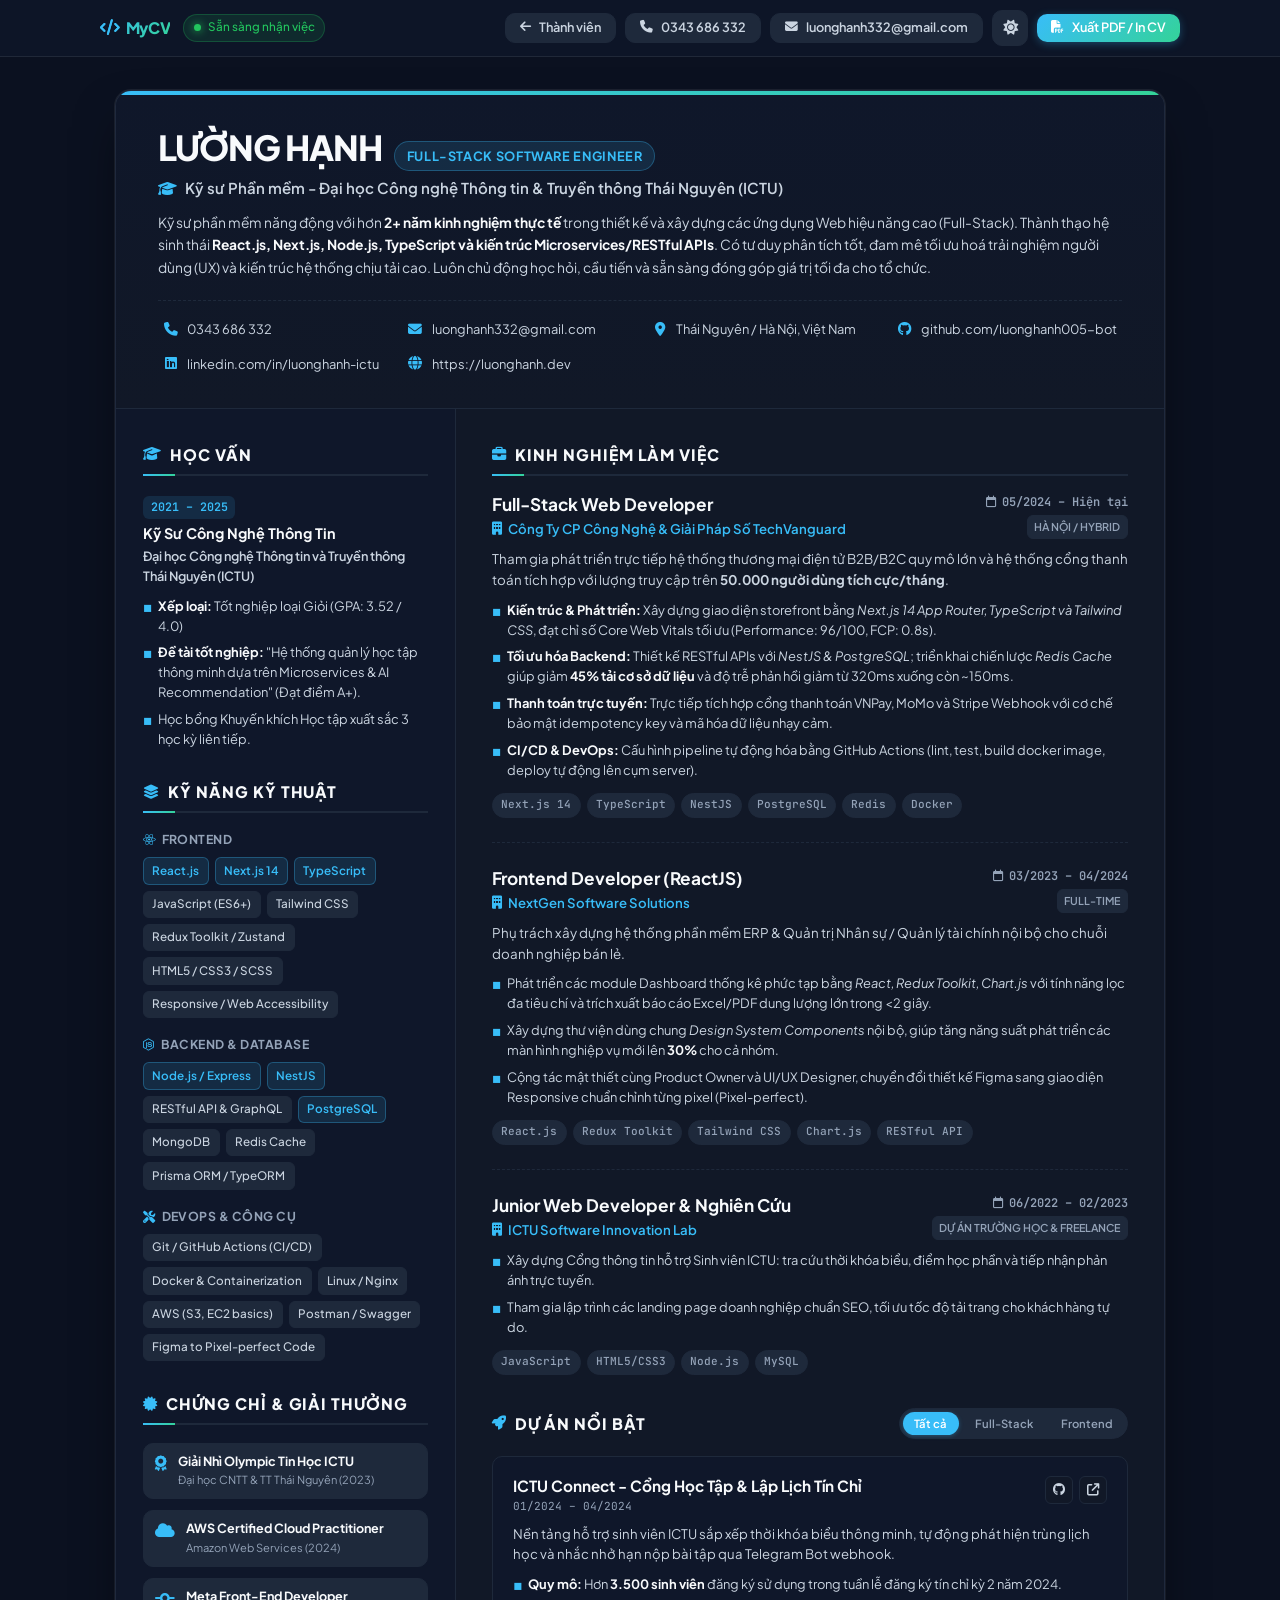
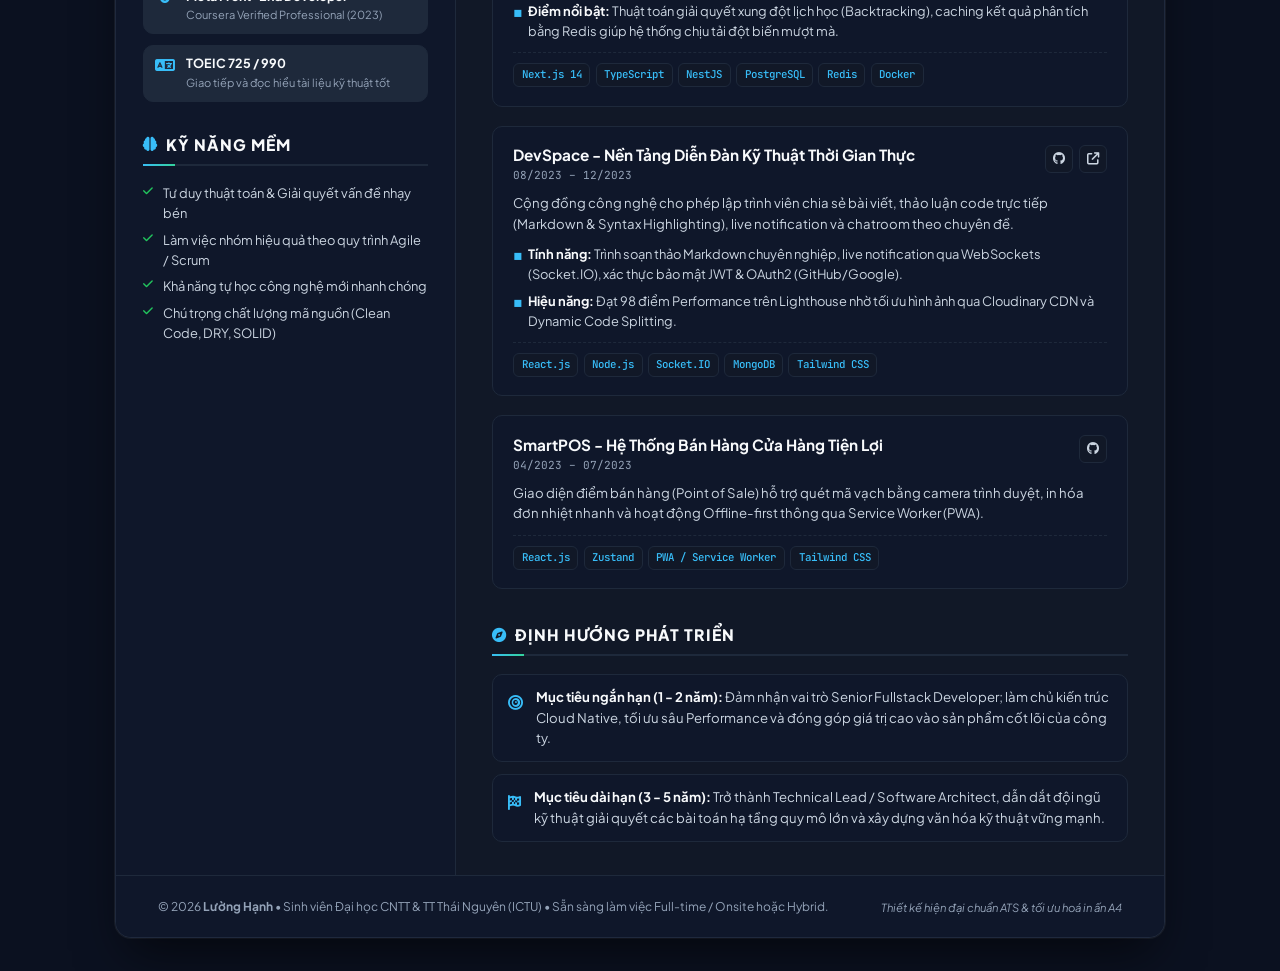
<file: members/luong-thi-hanh/index.html>
<!DOCTYPE html>
<html lang="vi">

<head>
  <meta charset="UTF-8">
  <meta name="viewport" content="width=device-width, initial-scale=1.0">
  <title>CV Lường Hạnh | Kỹ Sư Phần Mềm - Fullstack Developer</title>
  <meta name="description"
    content="Curriculum Vitae của Lường Hạnh - Kỹ sư phần mềm tốt nghiệp ĐH CNTT & Truyền thông Thái Nguyên (ICTU). Chuyên môn React.js, Next.js, Node.js, TypeScript.">
  <meta name="author" content="Lường Hạnh">

  <!-- Favicon -->
  <link rel="icon"
    href="data:image/svg+xml,<svg xmlns=%22http://www.w3.org/2000/svg%22 viewBox=%220 0 100 100%22><text y=%22.9em%22 font-size=%2290%22>👨‍💻</text></svg>">

  <!-- Google Fonts -->
  <link rel="preconnect" href="https://fonts.googleapis.com">
  <link rel="preconnect" href="https://fonts.gstatic.com" crossorigin>
  <link
    href="https://fonts.googleapis.com/css2?family=Plus+Jakarta+Sans:wght@300;400;500;600;700;800&family=JetBrains+Mono:wght@400;500;600&display=swap"
    rel="stylesheet">

  <!-- FontAwesome Icons -->
  <link rel="stylesheet" href="https://cdnjs.cloudflare.com/ajax/libs/font-awesome/6.5.1/css/all.min.css">

  <!-- Main Stylesheet -->
  <link rel="stylesheet" href="style.css">
</head>

<body class="theme-dark">

  <!-- Floating Control Bar (Ẩn khi in ấn) -->
  <header class="action-bar no-print" id="action-bar">
    <div class="action-container">
      <div class="action-brand">
        <span class="brand-badge"><i class="fa-solid fa-code"></i> MyCV</span>
        <span class="user-status"><span class="status-dot"></span> Sẵn sàng nhận việc</span>
      </div>

      <div class="action-tools">
        <!-- Back to Members -->
        <a class="btn btn-secondary" href="../" style="text-decoration: none;" title="Về danh sách thành viên">
          <i class="fa-solid fa-arrow-left"></i>
          <span class="btn-text">Thành viên</span>
        </a>

        <!-- Quick Copy Phone -->
        <button class="btn btn-secondary" id="btn-copy-phone" title="Sao chép số điện thoại">
          <i class="fa-solid fa-phone"></i>
          <span class="btn-text">0343 686 332</span>
        </button>

        <!-- Quick Copy Email -->
        <button class="btn btn-secondary" id="btn-copy-email" title="Sao chép địa chỉ email">
          <i class="fa-solid fa-envelope"></i>
          <span class="btn-text">luonghanh332@gmail.com</span>
        </button>



        <!-- Theme Toggle -->
        <button class="btn btn-icon" id="btn-theme-toggle" title="Chuyển chế độ Sáng / Tối" aria-label="Toggle Theme">
          <i class="fa-solid fa-sun" id="theme-icon"></i>
        </button>

        <!-- Print / PDF Button -->
        <button class="btn btn-primary" id="btn-print-cv" title="In hoặc lưu CV dạng PDF">
          <i class="fa-solid fa-file-pdf"></i>
          <span class="btn-text">Xuất PDF / In CV</span>
        </button>
      </div>
    </div>
  </header>

  <!-- Notification Toast -->
  <div class="toast" id="toast" role="alert" aria-live="polite">
    <i class="fa-solid fa-circle-check toast-icon"></i>
    <span class="toast-message" id="toast-message">Đã sao chép thành công!</span>
  </div>

  <!-- Main CV Page Container -->
  <main class="cv-wrapper">
    <div class="cv-paper" id="cv-paper">

      <!-- HEADER / BANNER SECTION -->
      <section class="cv-header">
        <div class="header-content">
          <div class="header-intro">
            <div class="name-row">
              <h1 class="candidate-name">LƯỜNG HẠNH</h1>
              <span class="role-chip">Full-Stack Software Engineer</span>
            </div>

            <p class="candidate-tagline">
              <i class="fa-solid fa-graduation-cap highlight-icon"></i> Kỹ sư Phần mềm - Đại học Công nghệ Thông tin &
              Truyền thông Thái Nguyên (ICTU)
            </p>

            <p class="candidate-summary">
              Kỹ sư phần mềm năng động với hơn <strong>2+ năm kinh nghiệm thực tế</strong> trong thiết kế và xây dựng
              các ứng dụng Web hiệu năng cao (Full-Stack). Thành thạo hệ sinh thái <strong>React.js, Next.js, Node.js,
                TypeScript và kiến trúc Microservices/RESTful APIs</strong>. Có tư duy phân tích tốt, đam mê tối ưu hoá
              trải nghiệm người dùng (UX) và kiến trúc hệ thống chịu tải cao. Luôn chủ động học hỏi, cầu tiến và sẵn
              sàng đóng góp giá trị tối đa cho tổ chức.
            </p>

            <!-- Quick Contacts -->
            <div class="contact-grid">
              <a href="tel:0343686332" class="contact-item" title="Gọi điện">
                <i class="fa-solid fa-phone contact-icon"></i>
                <span>0343 686 332</span>
              </a>
              <a href="mailto:luonghanh.dev@gmail.com" class="contact-item" title="Gửi email">
                <i class="fa-solid fa-envelope contact-icon"></i>
                <span>luonghanh332@gmail.com</span>
              </a>
              <div class="contact-item" title="Địa chỉ">
                <i class="fa-solid fa-location-dot contact-icon"></i>
                <span>Thái Nguyên / Hà Nội, Việt Nam</span>
              </div>
              <a href="https://github.com/luonghanh-dev" target="_blank" rel="noopener noreferrer" class="contact-item"
                title="GitHub profile">
                <i class="fa-brands fa-github contact-icon"></i>
                <span>github.com/luonghanh005-bot</span>
              </a>
              <a href="https://linkedin.com/in/luonghanh-ictu" target="_blank" rel="noopener noreferrer"
                class="contact-item" title="LinkedIn profile">
                <i class="fa-brands fa-linkedin contact-icon"></i>
                <span>linkedin.com/in/luonghanh-ictu</span>
              </a>
              <a href="https://luonghanh.dev" target="_blank" rel="noopener noreferrer" class="contact-item"
                title="Portfolio">
                <i class="fa-solid fa-globe contact-icon"></i>
                <span>https://luonghanh.dev</span>
              </a>
            </div>
          </div>
        </div>
      </section>

      <!-- BODY: 2 COLUMNS LAYOUT -->
      <div class="cv-body-grid">

        <!-- ================= LEFT SIDEBAR ================= -->
        <aside class="cv-sidebar">

          <!-- HỌC VẤN -->
          <section class="section-block">
            <h2 class="section-title">
              <i class="fa-solid fa-graduation-cap title-icon"></i>
              HỌC VẤN
            </h2>
            <div class="timeline-item">
              <span class="timeline-period">2021 – 2025</span>
              <h3 class="timeline-role">Kỹ Sư Công Nghệ Thông Tin</h3>
              <p class="timeline-org">Đại học Công nghệ Thông tin và Truyền thông Thái Nguyên (ICTU)</p>
              <ul class="detail-list">
                <li><strong>Xếp loại:</strong> Tốt nghiệp loại Giỏi (GPA: 3.52 / 4.0)</li>
                <li><strong>Đề tài tốt nghiệp:</strong> "Hệ thống quản lý học tập thông minh dựa trên Microservices & AI
                  Recommendation" (Đạt điểm A+).</li>
                <li>Học bổng Khuyến khích Học tập xuất sắc 3 học kỳ liên tiếp.</li>
              </ul>
            </div>
          </section>

          <!-- KỸ NĂNG CHUYÊN MÔN -->
          <section class="section-block">
            <h2 class="section-title">
              <i class="fa-solid fa-layer-group title-icon"></i>
              KỸ NĂNG KỸ THUẬT
            </h2>

            <div class="skill-group">
              <h4 class="skill-category-title"><i class="fa-brands fa-react"></i> Frontend</h4>
              <div class="skill-tags">
                <span class="skill-tag highlight">React.js</span>
                <span class="skill-tag highlight">Next.js 14</span>
                <span class="skill-tag highlight">TypeScript</span>
                <span class="skill-tag">JavaScript (ES6+)</span>
                <span class="skill-tag">Tailwind CSS</span>
                <span class="skill-tag">Redux Toolkit / Zustand</span>
                <span class="skill-tag">HTML5 / CSS3 / SCSS</span>
                <span class="skill-tag">Responsive / Web Accessibility</span>
              </div>
            </div>

            <div class="skill-group">
              <h4 class="skill-category-title"><i class="fa-brands fa-node-js"></i> Backend & Database</h4>
              <div class="skill-tags">
                <span class="skill-tag highlight">Node.js / Express</span>
                <span class="skill-tag highlight">NestJS</span>
                <span class="skill-tag">RESTful API & GraphQL</span>
                <span class="skill-tag highlight">PostgreSQL</span>
                <span class="skill-tag">MongoDB</span>
                <span class="skill-tag">Redis Cache</span>
                <span class="skill-tag">Prisma ORM / TypeORM</span>
              </div>
            </div>

            <div class="skill-group">
              <h4 class="skill-category-title"><i class="fa-solid fa-screwdriver-wrench"></i> DevOps & Công cụ</h4>
              <div class="skill-tags">
                <span class="skill-tag">Git / GitHub Actions (CI/CD)</span>
                <span class="skill-tag">Docker & Containerization</span>
                <span class="skill-tag">Linux / Nginx</span>
                <span class="skill-tag">AWS (S3, EC2 basics)</span>
                <span class="skill-tag">Postman / Swagger</span>
                <span class="skill-tag">Figma to Pixel-perfect Code</span>
              </div>
            </div>
          </section>

          <!-- CHỨNG CHỈ NỔI BẬT -->
          <section class="section-block">
            <h2 class="section-title">
              <i class="fa-solid fa-certificate title-icon"></i>
              CHỨNG CHỈ & GIẢI THƯỞNG
            </h2>
            <div class="cert-list">
              <div class="cert-item">
                <i class="fa-solid fa-award cert-icon"></i>
                <div class="cert-info">
                  <strong>Giải Nhì Olympic Tin Học ICTU</strong>
                  <span>Đại học CNTT & TT Thái Nguyên (2023)</span>
                </div>
              </div>
              <div class="cert-item">
                <i class="fa-solid fa-cloud cert-icon"></i>
                <div class="cert-info">
                  <strong>AWS Certified Cloud Practitioner</strong>
                  <span>Amazon Web Services (2024)</span>
                </div>
              </div>
              <div class="cert-item">
                <i class="fa-solid fa-code-commit cert-icon"></i>
                <div class="cert-info">
                  <strong>Meta Front-End Developer</strong>
                  <span>Coursera Verified Professional (2023)</span>
                </div>
              </div>
              <div class="cert-item">
                <i class="fa-solid fa-language cert-icon"></i>
                <div class="cert-info">
                  <strong>TOEIC 725 / 990</strong>
                  <span>Giao tiếp và đọc hiểu tài liệu kỹ thuật tốt</span>
                </div>
              </div>
            </div>
          </section>

          <!-- KỸ NĂNG MỀM -->
          <section class="section-block">
            <h2 class="section-title">
              <i class="fa-solid fa-brain title-icon"></i>
              KỸ NĂNG MỀM
            </h2>
            <ul class="detail-list soft-skills">
              <li><i class="fa-solid fa-check"></i> Tư duy thuật toán & Giải quyết vấn đề nhạy bén</li>
              <li><i class="fa-solid fa-check"></i> Làm việc nhóm hiệu quả theo quy trình Agile / Scrum</li>
              <li><i class="fa-solid fa-check"></i> Khả năng tự học công nghệ mới nhanh chóng</li>
              <li><i class="fa-solid fa-check"></i> Chú trọng chất lượng mã nguồn (Clean Code, DRY, SOLID)</li>
            </ul>
          </section>

        </aside>

        <!-- ================= RIGHT MAIN CONTENT ================= -->
        <section class="cv-main">

          <!-- KINH NGHIỆM LÀM VIỆC -->
          <section class="section-block">
            <h2 class="section-title">
              <i class="fa-solid fa-briefcase title-icon"></i>
              KINH NGHIỆM LÀM VIỆC
            </h2>

            <!-- Job 1 -->
            <div class="experience-card">
              <div class="exp-header">
                <div>
                  <h3 class="exp-role">Full-Stack Web Developer</h3>
                  <span class="exp-company"><i class="fa-solid fa-building"></i> Công Ty CP Công Nghệ & Giải Pháp Số
                    TechVanguard</span>
                </div>
                <div class="exp-badge">
                  <span class="exp-date"><i class="fa-regular fa-calendar"></i> 05/2024 – Hiện tại</span>
                  <span class="exp-type">Hà Nội / Hybrid</span>
                </div>
              </div>

              <div class="exp-description">
                <p>Tham gia phát triển trực tiếp hệ thống thương mại điện tử B2B/B2C quy mô lớn và hệ thống cổng thanh
                  toán tích hợp với lượng truy cập trên <strong>50.000 người dùng tích cực/tháng</strong>.</p>
                <ul class="detail-list">
                  <li><strong>Kiến trúc & Phát triển:</strong> Xây dựng giao diện storefront bằng <em>Next.js 14 App
                      Router, TypeScript và Tailwind CSS</em>, đạt chỉ số Core Web Vitals tối ưu (Performance: 96/100,
                    FCP: 0.8s).</li>
                  <li><strong>Tối ưu hóa Backend:</strong> Thiết kế RESTful APIs với <em>NestJS & PostgreSQL</em>; triển
                    khai chiến lược <em>Redis Cache</em> giúp giảm <strong>45% tải cơ sở dữ liệu</strong> và độ trễ phản
                    hồi giảm từ 320ms xuống còn ~150ms.</li>
                  <li><strong>Thanh toán trực tuyến:</strong> Trực tiếp tích hợp cổng thanh toán VNPay, MoMo và Stripe
                    Webhook với cơ chế bảo mật idempotency key và mã hóa dữ liệu nhạy cảm.</li>
                  <li><strong>CI/CD & DevOps:</strong> Cấu hình pipeline tự động hóa bằng GitHub Actions (lint, test,
                    build docker image, deploy tự động lên cụm server).</li>
                </ul>
              </div>

              <div class="exp-tags">
                <span class="tech-pill">Next.js 14</span>
                <span class="tech-pill">TypeScript</span>
                <span class="tech-pill">NestJS</span>
                <span class="tech-pill">PostgreSQL</span>
                <span class="tech-pill">Redis</span>
                <span class="tech-pill">Docker</span>
              </div>
            </div>

            <!-- Job 2 -->
            <div class="experience-card">
              <div class="exp-header">
                <div>
                  <h3 class="exp-role">Frontend Developer (ReactJS)</h3>
                  <span class="exp-company"><i class="fa-solid fa-building"></i> NextGen Software Solutions</span>
                </div>
                <div class="exp-badge">
                  <span class="exp-date"><i class="fa-regular fa-calendar"></i> 03/2023 – 04/2024</span>
                  <span class="exp-type">Full-time</span>
                </div>
              </div>

              <div class="exp-description">
                <p>Phụ trách xây dựng hệ thống phần mềm ERP & Quản trị Nhân sự / Quản lý tài chính nội bộ cho chuỗi
                  doanh nghiệp bán lẻ.</p>
                <ul class="detail-list">
                  <li>Phát triển các module Dashboard thống kê phức tạp bằng <em>React, Redux Toolkit, Chart.js</em> với
                    tính năng lọc đa tiêu chí và trích xuất báo cáo Excel/PDF dung lượng lớn trong &lt;2 giây.</li>
                  <li>Xây dựng thư viện dùng chung <em>Design System Components</em> nội bộ, giúp tăng năng suất phát
                    triển các màn hình nghiệp vụ mới lên <strong>30%</strong> cho cả nhóm.</li>
                  <li>Cộng tác mật thiết cùng Product Owner và UI/UX Designer, chuyển đổi thiết kế Figma sang giao diện
                    Responsive chuẩn chỉnh từng pixel (Pixel-perfect).</li>
                </ul>
              </div>

              <div class="exp-tags">
                <span class="tech-pill">React.js</span>
                <span class="tech-pill">Redux Toolkit</span>
                <span class="tech-pill">Tailwind CSS</span>
                <span class="tech-pill">Chart.js</span>
                <span class="tech-pill">RESTful API</span>
              </div>
            </div>

            <!-- Job 3 -->
            <div class="experience-card">
              <div class="exp-header">
                <div>
                  <h3 class="exp-role">Junior Web Developer & Nghiên Cứu</h3>
                  <span class="exp-company"><i class="fa-solid fa-building"></i> ICTU Software Innovation Lab</span>
                </div>
                <div class="exp-badge">
                  <span class="exp-date"><i class="fa-regular fa-calendar"></i> 06/2022 – 02/2023</span>
                  <span class="exp-type">Dự án trường học & Freelance</span>
                </div>
              </div>

              <div class="exp-description">
                <ul class="detail-list">
                  <li>Xây dựng Cổng thông tin hỗ trợ Sinh viên ICTU: tra cứu thời khóa biểu, điểm học phần và tiếp nhận
                    phản ánh trực tuyến.</li>
                  <li>Tham gia lập trình các landing page doanh nghiệp chuẩn SEO, tối ưu tốc độ tải trang cho khách hàng
                    tự do.</li>
                </ul>
              </div>

              <div class="exp-tags">
                <span class="tech-pill">JavaScript</span>
                <span class="tech-pill">HTML5/CSS3</span>
                <span class="tech-pill">Node.js</span>
                <span class="tech-pill">MySQL</span>
              </div>
            </div>

          </section>

          <!-- DỰ ÁN TIÊU BIỂU -->
          <section class="section-block">
            <div class="section-header-flex">
              <h2 class="section-title">
                <i class="fa-solid fa-rocket title-icon"></i>
                DỰ ÁN NỔI BẬT
              </h2>
              <div class="project-filter no-print" id="project-filter">
                <button class="filter-btn active" data-filter="all">Tất cả</button>
                <button class="filter-btn" data-filter="fullstack">Full-Stack</button>
                <button class="filter-btn" data-filter="frontend">Frontend</button>
              </div>
            </div>

            <div class="projects-grid">

              <!-- Project 1 -->
              <article class="project-card" data-category="fullstack">
                <div class="project-header">
                  <div class="project-title-wrap">
                    <h3 class="project-name">ICTU Connect - Cổng Học Tập & Lập Lịch Tín Chỉ</h3>
                    <span class="project-timeline">01/2024 – 04/2024</span>
                  </div>
                  <div class="project-links no-print">
                    <a href="https://github.com/luonghanh-dev/ictu-connect" target="_blank" rel="noopener noreferrer"
                      class="link-btn" title="Xem GitHub">
                      <i class="fa-brands fa-github"></i>
                    </a>
                    <a href="https://ictu-connect.vercel.app" target="_blank" rel="noopener noreferrer" class="link-btn"
                      title="Xem Bản Demo Trực Tiếp">
                      <i class="fa-solid fa-arrow-up-right-from-square"></i>
                    </a>
                  </div>
                </div>

                <p class="project-desc">
                  Nền tảng hỗ trợ sinh viên ICTU sắp xếp thời khóa biểu thông minh, tự động phát hiện trùng lịch học và
                  nhắc nhở hạn nộp bài tập qua Telegram Bot webhook.
                </p>

                <ul class="detail-list">
                  <li><strong>Quy mô:</strong> Hơn <strong>3.500 sinh viên</strong> đăng ký sử dụng trong tuần lễ đăng
                    ký tín chỉ kỳ 2 năm 2024.</li>
                  <li><strong>Điểm nổi bật:</strong> Thuật toán giải quyết xung đột lịch học (Backtracking), caching kết
                    quả phân tích bằng Redis giúp hệ thống chịu tải đột biến mượt mà.</li>
                </ul>

                <div class="project-techs">
                  <span class="tech-tag">Next.js 14</span>
                  <span class="tech-tag">TypeScript</span>
                  <span class="tech-tag">NestJS</span>
                  <span class="tech-tag">PostgreSQL</span>
                  <span class="tech-tag">Redis</span>
                  <span class="tech-tag">Docker</span>
                </div>
              </article>

              <!-- Project 2 -->
              <article class="project-card" data-category="fullstack">
                <div class="project-header">
                  <div class="project-title-wrap">
                    <h3 class="project-name">DevSpace - Nền Tảng Diễn Đàn Kỹ Thuật Thời Gian Thực</h3>
                    <span class="project-timeline">08/2023 – 12/2023</span>
                  </div>
                  <div class="project-links no-print">
                    <a href="https://github.com/luonghanh-dev/devspace-community" target="_blank"
                      rel="noopener noreferrer" class="link-btn" title="Xem GitHub">
                      <i class="fa-brands fa-github"></i>
                    </a>
                    <a href="https://devspace-tech.vercel.app" target="_blank" rel="noopener noreferrer"
                      class="link-btn" title="Xem Demo">
                      <i class="fa-solid fa-arrow-up-right-from-square"></i>
                    </a>
                  </div>
                </div>

                <p class="project-desc">
                  Cộng đồng công nghệ cho phép lập trình viên chia sẻ bài viết, thảo luận code trực tiếp (Markdown &
                  Syntax Highlighting), live notification và chatroom theo chuyên đề.
                </p>

                <ul class="detail-list">
                  <li><strong>Tính năng:</strong> Trình soạn thảo Markdown chuyên nghiệp, live notification qua
                    WebSockets (Socket.IO), xác thực bảo mật JWT & OAuth2 (GitHub/Google).</li>
                  <li><strong>Hiệu năng:</strong> Đạt 98 điểm Performance trên Lighthouse nhờ tối ưu hình ảnh qua
                    Cloudinary CDN và Dynamic Code Splitting.</li>
                </ul>

                <div class="project-techs">
                  <span class="tech-tag">React.js</span>
                  <span class="tech-tag">Node.js</span>
                  <span class="tech-tag">Socket.IO</span>
                  <span class="tech-tag">MongoDB</span>
                  <span class="tech-tag">Tailwind CSS</span>
                </div>
              </article>

              <!-- Project 3 -->
              <article class="project-card" data-category="frontend">
                <div class="project-header">
                  <div class="project-title-wrap">
                    <h3 class="project-name">SmartPOS - Hệ Thống Bán Hàng Cửa Hàng Tiện Lợi</h3>
                    <span class="project-timeline">04/2023 – 07/2023</span>
                  </div>
                  <div class="project-links no-print">
                    <a href="https://github.com/luonghanh-dev/smart-pos-frontend" target="_blank"
                      rel="noopener noreferrer" class="link-btn" title="Xem GitHub">
                      <i class="fa-brands fa-github"></i>
                    </a>
                  </div>
                </div>

                <p class="project-desc">
                  Giao diện điểm bán hàng (Point of Sale) hỗ trợ quét mã vạch bằng camera trình duyệt, in hóa đơn nhiệt
                  nhanh và hoạt động Offline-first thông qua Service Worker (PWA).
                </p>

                <div class="project-techs">
                  <span class="tech-tag">React.js</span>
                  <span class="tech-tag">Zustand</span>
                  <span class="tech-tag">PWA / Service Worker</span>
                  <span class="tech-tag">Tailwind CSS</span>
                </div>
              </article>

            </div>
          </section>

          <!-- MỤC TIÊU PHÁT TRIỂN NGHỀ NGHIỆP -->
          <section class="section-block">
            <h2 class="section-title">
              <i class="fa-solid fa-compass title-icon"></i>
              ĐỊNH HƯỚNG PHÁT TRIỂN
            </h2>
            <div class="career-goals">
              <div class="goal-item">
                <div class="goal-icon"><i class="fa-solid fa-bullseye"></i></div>
                <div>
                  <strong>Mục tiêu ngắn hạn (1 - 2 năm):</strong> Đảm nhận vai trò Senior Fullstack Developer; làm chủ
                  kiến trúc Cloud Native, tối ưu sâu Performance và đóng góp giá trị cao vào sản phẩm cốt lõi của công
                  ty.
                </div>
              </div>
              <div class="goal-item">
                <div class="goal-icon"><i class="fa-solid fa-flag-checkered"></i></div>
                <div>
                  <strong>Mục tiêu dài hạn (3 - 5 năm):</strong> Trở thành Technical Lead / Software Architect, dẫn dắt
                  đội ngũ kỹ thuật giải quyết các bài toán hạ tầng quy mô lớn và xây dựng văn hóa kỹ thuật vững mạnh.
                </div>
              </div>
            </div>
          </section>

        </section>
      </div>

      <!-- FOOTER -->
      <footer class="cv-footer">
        <div class="footer-inner">
          <p class="footer-text">
            © 2026 <strong>Lường Hạnh</strong> • Sinh viên Đại học CNTT & TT Thái Nguyên (ICTU) • Sẵn sàng làm việc
            Full-time / Onsite hoặc Hybrid.
          </p>
          <div class="footer-watermark no-print">
            <span>Thiết kế hiện đại chuẩn ATS &amp; tối ưu hoá in ấn A4</span>
          </div>
        </div>
      </footer>

    </div>
  </main>

  <!-- Back to top button -->
  <button class="back-to-top no-print" id="back-to-top" title="Lên đầu trang" aria-label="Back to top">
    <i class="fa-solid fa-chevron-up"></i>
  </button>

  <!-- Scripts -->
  <script src="script.js"></script>
</body>

</html>
</file>
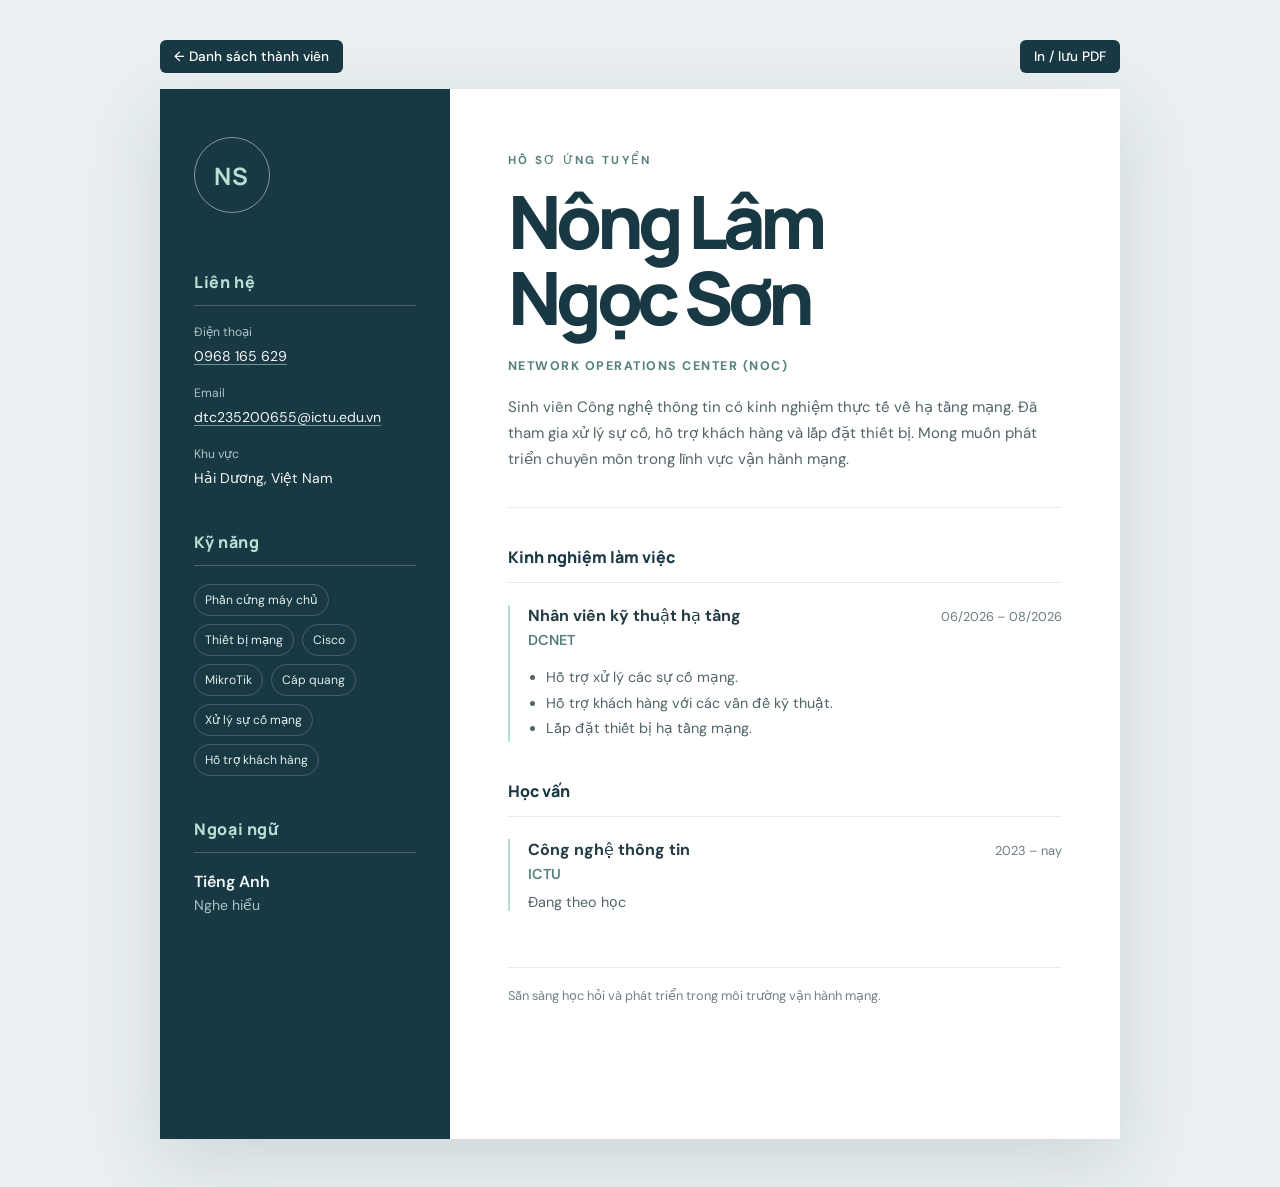
<file: members/nong-lam-ngoc-son/index.html>
<!doctype html>
<html lang="vi">
  <head>
    <meta charset="utf-8">
    <meta name="viewport" content="width=device-width, initial-scale=1">
    <meta name="theme-color" content="#eaf0f2">
    <meta
      name="description"
      content="CV của Nông Lâm Ngọc Sơn, ứng tuyển vị trí Network Operations Center (NOC)."
    >
    <title>Nông Lâm Ngọc Sơn | CV NOC - Network Operations Center</title>
    <link rel="stylesheet" href="style.css">
  </head>
  <body>
    <div class="page">
      <div class="top-nav-bar no-print">
        <a class="nav-back-link" href="../" title="Quay lại danh sách thành viên">
          ← Danh sách thành viên
        </a>
        <button class="print-button" type="button" onclick="window.print()" title="In hoặc lưu dạng PDF">
          In / lưu PDF
        </button>
      </div>

      <main class="resume">
        <aside class="sidebar">
          <div class="monogram" aria-hidden="true">NS</div>

          <section class="sidebar-section">
            <h2>Liên hệ</h2>
            <ul class="contact-list">
              <li>
                <span class="contact-label">Điện thoại</span>
                <a href="tel:+84968165629">0968 165 629</a>
              </li>
              <li>
                <span class="contact-label">Email</span>
                <a href="mailto:dtc235200655@ictu.edu.vn">dtc235200655@ictu.edu.vn</a>
              </li>
              <li>
                <span class="contact-label">Khu vực</span>
                <span>Hải Dương, Việt Nam</span>
              </li>
            </ul>
          </section>

          <section class="sidebar-section">
            <h2>Kỹ năng</h2>
            <ul class="tag-list">
              <li>Phần cứng máy chủ</li>
              <li>Thiết bị mạng</li>
              <li>Cisco</li>
              <li>MikroTik</li>
              <li>Cáp quang</li>
              <li>Xử lý sự cố mạng</li>
              <li>Hỗ trợ khách hàng</li>
            </ul>
          </section>

          <section class="sidebar-section">
            <h2>Ngoại ngữ</h2>
            <p class="language-name">Tiếng Anh</p>
            <p class="muted">Nghe hiểu</p>
          </section>
        </aside>

        <div class="main-content">
          <header class="profile">
            <p class="eyebrow">HỒ SƠ ỨNG TUYỂN</p>
            <h1>Nông Lâm<br>Ngọc Sơn</h1>
            <p class="role">NETWORK OPERATIONS CENTER (NOC)</p>
            <p class="summary">
              Sinh viên Công nghệ thông tin có kinh nghiệm thực tế về hạ tầng
              mạng. Đã tham gia xử lý sự cố, hỗ trợ khách hàng và lắp đặt thiết
              bị. Mong muốn phát triển chuyên môn trong lĩnh vực vận hành mạng.
            </p>
          </header>

          <section class="content-section">
            <h2>Kinh nghiệm làm việc</h2>
            <article class="timeline-item">
              <div class="timeline-heading">
                <div>
                  <h3>Nhân viên kỹ thuật hạ tầng</h3>
                  <p class="organization">DCNET</p>
                </div>
                <p class="date">06/2026 – 08/2026</p>
              </div>
              <ul class="experience-list">
                <li>Hỗ trợ xử lý các sự cố mạng.</li>
                <li>Hỗ trợ khách hàng với các vấn đề kỹ thuật.</li>
                <li>Lắp đặt thiết bị hạ tầng mạng.</li>
              </ul>
            </article>
          </section>

          <section class="content-section">
            <h2>Học vấn</h2>
            <article class="timeline-item">
              <div class="timeline-heading">
                <div>
                  <h3>Công nghệ thông tin</h3>
                  <p class="organization">ICTU</p>
                </div>
                <p class="date">2023 – nay</p>
              </div>
              <p class="detail">Đang theo học</p>
            </article>
          </section>

          <footer class="resume-footer">
            Sẵn sàng học hỏi và phát triển trong môi trường vận hành mạng.
          </footer>
        </div>
      </main>
    </div>
  </body>
</html>
</file>
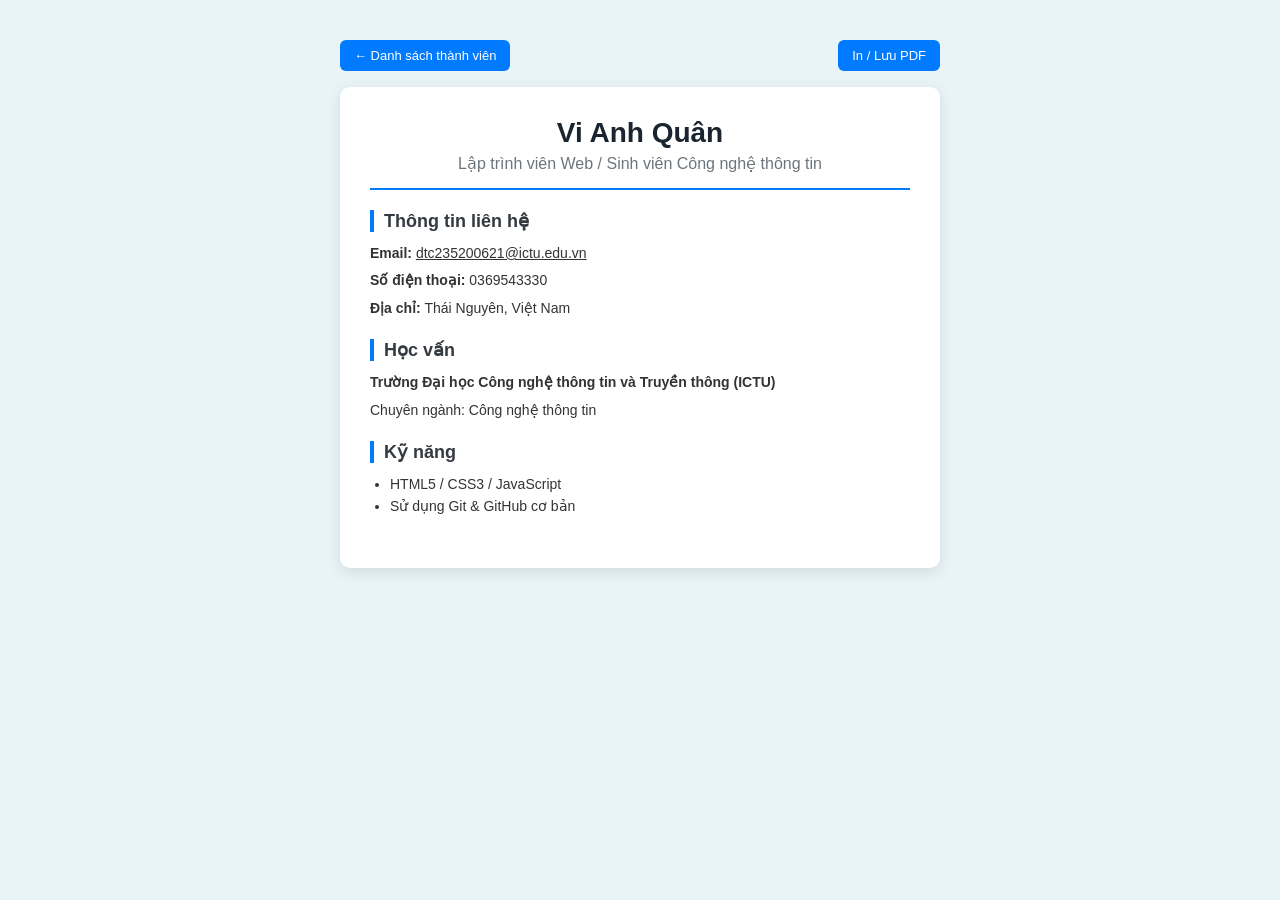
<file: members/vi-anh-quan/index.html>
<!DOCTYPE html>
<html lang="vi">
<head>
    <meta charset="UTF-8">
    <meta name="viewport" content="width=device-width, initial-scale=1.0">
    <title>CV - Vi Anh Quân | Lập trình viên Web</title>
    <link rel="stylesheet" href="style.css">
</head>
<body>
    <div class="top-nav-bar no-print">
        <a class="nav-back-link" href="../">← Danh sách thành viên</a>
        <button class="print-button" type="button" onclick="window.print()">In / Lưu PDF</button>
    </div>

    <div class="cv-container">
        <header>
            <h1>Vi Anh Quân</h1>
            <p>Lập trình viên Web / Sinh viên Công nghệ thông tin</p>
        </header>

        <section class="section">
            <h2>Thông tin liên hệ</h2>
            <p><strong>Email:</strong> <a href="mailto:dtc235200621@ictu.edu.vn" style="color: inherit;">dtc235200621@ictu.edu.vn</a></p>
            <p><strong>Số điện thoại:</strong> <a href="tel:0369543330" style="color: inherit; text-decoration: none;">0369543330</a></p>
            <p><strong>Địa chỉ:</strong> Thái Nguyên, Việt Nam</p>
        </section>

        <section class="section">
            <h2>Học vấn</h2>
            <p><strong>Trường Đại học Công nghệ thông tin và Truyền thông (ICTU)</strong></p>
            <p>Chuyên ngành: Công nghệ thông tin</p>
        </section>

        <section class="section">
            <h2>Kỹ năng</h2>
            <ul>
                <li>HTML5 / CSS3 / JavaScript</li>
                <li>Sử dụng Git &amp; GitHub cơ bản</li>
            </ul>
        </section>
    </div>
</body>
</html>
</file>
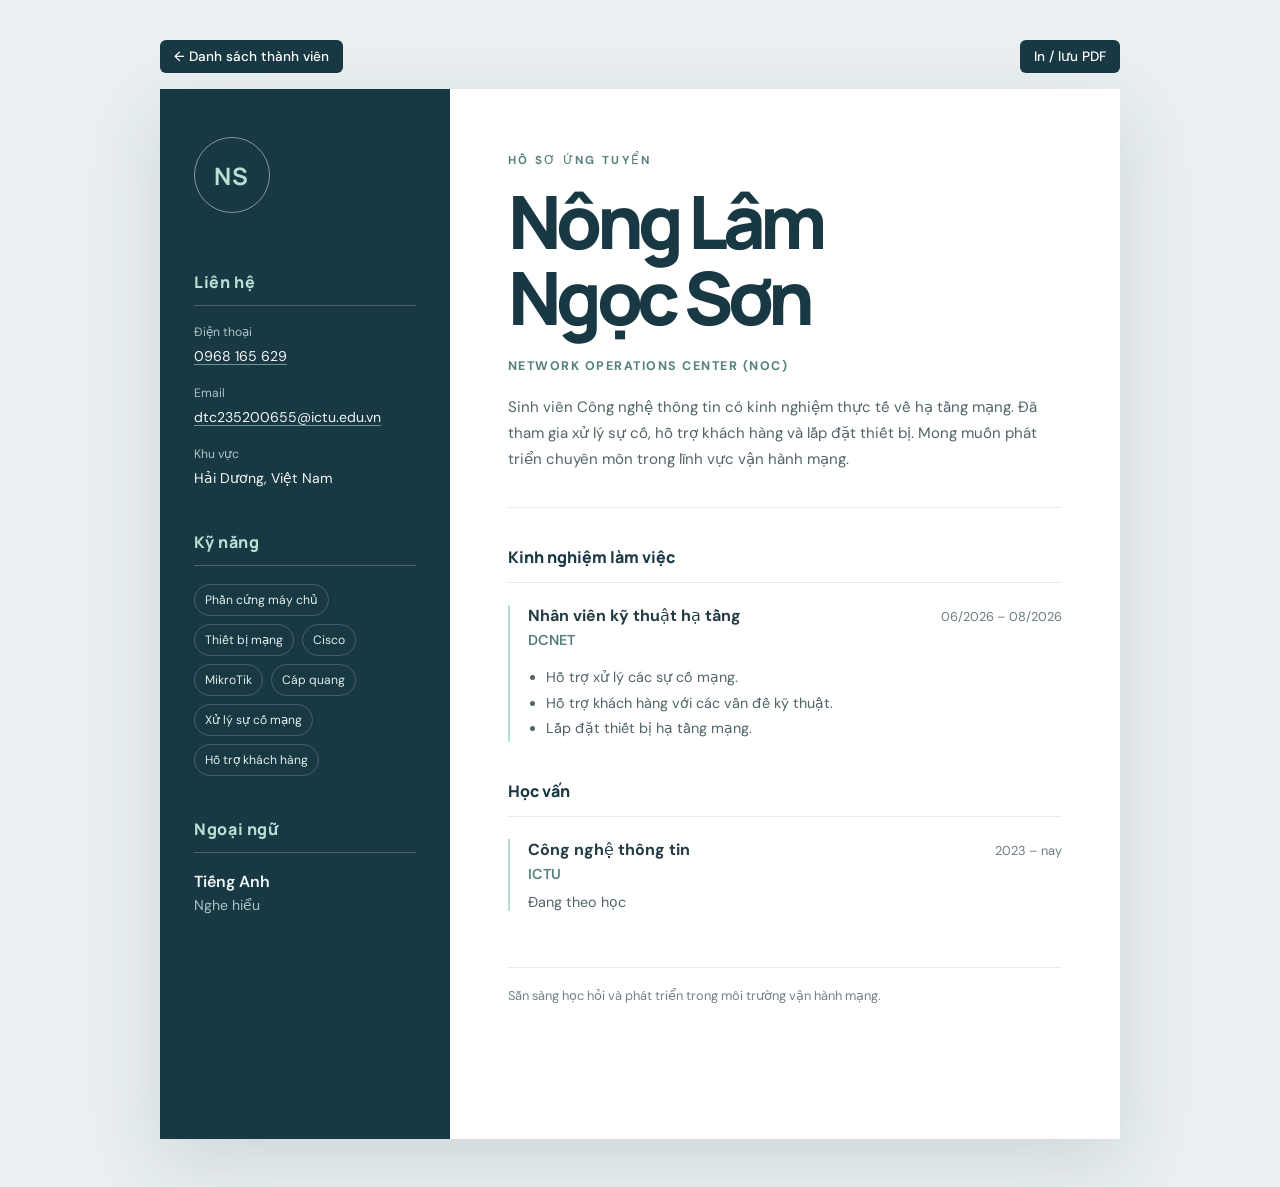
<file: members/nong-lam-ngoc-son/cv.html>
<!doctype html>
<html lang="vi">
  <head>
    <meta charset="utf-8">
    <meta name="viewport" content="width=device-width, initial-scale=1">
    <meta name="theme-color" content="#eaf0f2">
    <meta
      name="description"
      content="CV của Nông Lâm Ngọc Sơn, ứng tuyển vị trí Network Operations Center."
    >
    <title>Nông Lâm Ngọc Sơn | CV NOC</title>
    <link rel="stylesheet" href="cv.css">
  </head>
  <body>
    <div class="page">
      <div class="top-nav-bar no-print">
        <a class="nav-back-link" href="../" title="Quay lại danh sách thành viên">
          ← Danh sách thành viên
        </a>
        <button class="print-button" type="button" onclick="window.print()" title="In hoặc lưu dạng PDF">
          In / lưu PDF
        </button>
      </div>

      <main class="resume">
        <aside class="sidebar">
          <div class="monogram" aria-hidden="true">NS</div>

          <section class="sidebar-section">
            <h2>Liên hệ</h2>
            <ul class="contact-list">
              <li>
                <span class="contact-label">Điện thoại</span>
                <a href="tel:+84968165629">0968 165 629</a>
              </li>
              <li>
                <span class="contact-label">Email</span>
                <a href="mailto:dtc235200655@ictu.edu.vn">dtc235200655@ictu.edu.vn</a>
              </li>
              <li>
                <span class="contact-label">Khu vực</span>
                <span>Hải Dương, Việt Nam</span>
              </li>
            </ul>
          </section>

          <section class="sidebar-section">
            <h2>Kỹ năng</h2>
            <ul class="tag-list">
              <li>Phần cứng máy chủ</li>
              <li>Thiết bị mạng</li>
              <li>Cisco</li>
              <li>MikroTik</li>
              <li>Cáp quang</li>
              <li>Xử lý sự cố mạng</li>
              <li>Hỗ trợ khách hàng</li>
            </ul>
          </section>

          <section class="sidebar-section">
            <h2>Ngoại ngữ</h2>
            <p class="language-name">Tiếng Anh</p>
            <p class="muted">Nghe hiểu</p>
          </section>
        </aside>

        <div class="main-content">
          <header class="profile">
            <p class="eyebrow">HỒ SƠ ỨNG TUYỂN</p>
            <h1>Nông Lâm<br>Ngọc Sơn</h1>
            <p class="role">NETWORK OPERATIONS CENTER (NOC)</p>
            <p class="summary">
              Sinh viên Công nghệ thông tin có kinh nghiệm thực tế về hạ tầng
              mạng. Đã tham gia xử lý sự cố, hỗ trợ khách hàng và lắp đặt thiết
              bị. Mong muốn phát triển chuyên môn trong lĩnh vực vận hành mạng.
            </p>
          </header>

          <section class="content-section">
            <h2>Kinh nghiệm làm việc</h2>
            <article class="timeline-item">
              <div class="timeline-heading">
                <div>
                  <h3>Nhân viên kỹ thuật hạ tầng</h3>
                  <p class="organization">DCNET</p>
                </div>
                <p class="date">06/2026 – 08/2026</p>
              </div>
              <ul class="experience-list">
                <li>Hỗ trợ xử lý các sự cố mạng.</li>
                <li>Hỗ trợ khách hàng với các vấn đề kỹ thuật.</li>
                <li>Lắp đặt thiết bị hạ tầng mạng.</li>
              </ul>
            </article>
          </section>

          <section class="content-section">
            <h2>Học vấn</h2>
            <article class="timeline-item">
              <div class="timeline-heading">
                <div>
                  <h3>Công nghệ thông tin</h3>
                  <p class="organization">ICTU</p>
                </div>
                <p class="date">2023 – nay</p>
              </div>
              <p class="detail">Đang theo học</p>
            </article>
          </section>

          <footer class="resume-footer">
            Sẵn sàng học hỏi và phát triển trong môi trường vận hành mạng.
          </footer>
        </div>
      </main>
    </div>
  </body>
</html>
</file>
<file: style.css>
/* ==========================================================================
   THẤT NGHIỆP ĐẠI TỘI — THE SEVEN DEADLY SINS
   Dark Gothic Horror & Eldritch Luxury Style System
   Typography: Standard Modern Sans-Serif (100% Vietnamese Diacritics Support)
   ========================================================================== */

@import url('https://fonts.googleapis.com/css2?family=Plus+Jakarta+Sans:wght@400;500;600;700;800;900&display=swap');

:root {
  /* Abyssal Palette */
  --bg-abyss: #07070a;
  --bg-card: rgba(14, 14, 22, 0.85);
  --bg-card-hover: rgba(22, 22, 34, 0.96);
  
  /* Gilded & Occult Borders */
  --border-gold: rgba(212, 175, 55, 0.35);
  --border-gold-bright: rgba(245, 215, 110, 0.7);
  --border-dark: rgba(255, 255, 255, 0.08);
  
  /* Metallic Gold Radiance */
  --gold-primary: #d4af37;
  --gold-light: #f5e08b;
  --gold-dark: #8a6f27;
  --gold-glow: 0 0 25px rgba(212, 175, 55, 0.45);
  --gold-gradient: linear-gradient(135deg, #ffffff 0%, #fef08a 30%, #d4af37 70%, #aa7c11 100%);
  --blood-gradient: linear-gradient(135deg, #ff4d6d 0%, #b5179e 50%, #7209b7 100%);

  /* Typography — Clean, 100% Native Vietnamese Support */
  --font-main: 'Plus Jakarta Sans', system-ui, -apple-system, sans-serif;
  --font-heading: 'Plus Jakarta Sans', system-ui, -apple-system, sans-serif;
  --font-body: 'Plus Jakarta Sans', system-ui, -apple-system, sans-serif;

  /* Text Colors */
  --text-pure: #ffffff;
  --text-gold: #f5e08b;
  --text-muted: #9fa1b5;
  --text-dark-muted: #6b6d82;

  /* Sin Archetypes */
  --sin-lust-color: #f43f5e;
  --sin-lust-glow: rgba(244, 63, 94, 0.45);
  --sin-greed-color: #eab308;
  --sin-greed-glow: rgba(234, 179, 8, 0.45);
  --sin-pride-color: #a855f7;
  --sin-pride-glow: rgba(168, 85, 247, 0.45);
  --sin-gluttony-color: #f97316;
  --sin-gluttony-glow: rgba(249, 115, 22, 0.45);
  --sin-envy-color: #10b981;
  --sin-envy-glow: rgba(16, 185, 129, 0.45);
  --sin-sloth-color: #38bdf8;
  --sin-sloth-glow: rgba(56, 189, 248, 0.45);
  --sin-wrath-color: #ef4444;
  --sin-wrath-glow: rgba(239, 68, 68, 0.55);

  --radius-card: 14px;
  --shadow-horror: 0 20px 50px -15px rgba(0, 0, 0, 0.9);
}

/* Base Reset */
*, *::before, *::after {
  box-sizing: border-box;
  margin: 0;
  padding: 0;
}

html {
  scroll-behavior: smooth;
}

body {
  font-family: var(--font-body);
  background-color: var(--bg-abyss);
  color: var(--text-pure);
  line-height: 1.6;
  min-height: 100vh;
  position: relative;
  overflow-x: hidden;
  background-image: 
    radial-gradient(ellipse at 50% 0%, rgba(136, 19, 55, 0.16) 0%, transparent 60%),
    radial-gradient(circle at 10% 40%, rgba(88, 28, 135, 0.12) 0%, transparent 50%),
    radial-gradient(circle at 90% 70%, rgba(185, 28, 28, 0.12) 0%, transparent 50%);
  background-attachment: fixed;
}

/* Background Canvas for Embers, Fog & Bling-Bling */
#horrorCanvas {
  position: fixed;
  top: 0;
  left: 0;
  width: 100vw;
  height: 100vh;
  pointer-events: none;
  z-index: 0;
}

/* Dark Vignette Overlay */
.vignette-overlay {
  position: fixed;
  top: 0;
  left: 0;
  width: 100vw;
  height: 100vh;
  box-shadow: inset 0 0 160px rgba(0, 0, 0, 0.95), inset 0 0 60px rgba(136, 19, 55, 0.2);
  pointer-events: none;
  z-index: 1;
}

/* Occult Lightning Flash Overlay */
.lightning-flash {
  position: fixed;
  inset: 0;
  pointer-events: none;
  z-index: 9998;
  opacity: 0;
  background: radial-gradient(circle at 50% 25%, rgba(255, 255, 255, 0.9) 0%, rgba(192, 132, 252, 0.45) 35%, rgba(244, 63, 94, 0.3) 65%, transparent 100%);
  mix-blend-mode: screen;
}

.lightning-flash.lightning-active {
  animation: lightningStrobe 0.45s cubic-bezier(0.1, 0.9, 0.2, 1) forwards;
}

@keyframes lightningStrobe {
  0% { opacity: 0; }
  10% { opacity: 0.95; }
  22% { opacity: 0.12; }
  34% { opacity: 0.88; }
  45% { opacity: 0.3; }
  60% { opacity: 0.75; }
  100% { opacity: 0; }
}

/* Mouse Sparkle Trails */
.mouse-sparkle {
  position: fixed;
  pointer-events: none;
  z-index: 9999;
  font-size: 13px;
  color: var(--gold-light);
  text-shadow: 0 0 8px var(--gold-primary), 0 0 16px rgba(255, 255, 255, 0.8);
  animation: sparkleFly 0.8s cubic-bezier(0.25, 1, 0.5, 1) forwards;
}

@keyframes sparkleFly {
  0% {
    opacity: 1;
    transform: translate(0, 0) scale(1) rotate(0deg);
  }
  100% {
    opacity: 0;
    transform: translate(var(--drift-x, 0px), var(--drift-y, -25px)) scale(0.2) rotate(45deg);
  }
}

/* Horror Click Shockwave */
.click-shockwave {
  position: fixed;
  border-radius: 50%;
  pointer-events: none;
  z-index: 9999;
  transform: translate(-50%, -50%) scale(0);
  border: 2px solid var(--shockwave-color, #f5e08b);
  box-shadow: 0 0 24px var(--shockwave-color, rgba(212, 175, 55, 0.8)), inset 0 0 16px var(--shockwave-color, rgba(212, 175, 55, 0.5));
  animation: shockwaveExpand 0.65s cubic-bezier(0.1, 0.8, 0.3, 1) forwards;
}

@keyframes shockwaveExpand {
  0% {
    width: 10px;
    height: 10px;
    opacity: 1;
    transform: translate(-50%, -50%) scale(0.2);
  }
  60% {
    opacity: 0.85;
  }
  100% {
    width: 240px;
    height: 240px;
    opacity: 0;
    transform: translate(-50%, -50%) scale(1);
  }
}

/* Burst Sparkle Particles */
.burst-spark {
  position: fixed;
  pointer-events: none;
  z-index: 9999;
  font-weight: 800;
  transform: translate(-50%, -50%);
  animation: burstFly 0.75s cubic-bezier(0.15, 0.85, 0.35, 1) forwards;
}

@keyframes burstFly {
  0% {
    opacity: 1;
    transform: translate(0, 0) scale(1.3) rotate(0deg);
  }
  100% {
    opacity: 0;
    transform: translate(var(--burst-x, 0px), var(--burst-y, 0px)) scale(0.1) rotate(var(--burst-rot, 180deg));
  }
}

/* Container */
.container {
  max-width: 1260px;
  margin: 0 auto;
  padding: 0 24px;
  position: relative;
  z-index: 10;
}

/* ==========================================================================
   Site Header & Navigation
   ========================================================================== */
header.site-header {
  padding: 18px 0;
  border-bottom: 1px solid rgba(212, 175, 55, 0.22);
  backdrop-filter: blur(16px);
  -webkit-backdrop-filter: blur(16px);
  position: sticky;
  top: 0;
  z-index: 100;
  background: rgba(7, 7, 10, 0.88);
  box-shadow: 0 10px 30px rgba(0, 0, 0, 0.8), 0 1px 0 rgba(212, 175, 55, 0.15);
}

.nav-wrap {
  display: flex;
  justify-content: space-between;
  align-items: center;
  flex-wrap: wrap;
  gap: 16px;
}

.brand-badge {
  display: flex;
  align-items: center;
  gap: 14px;
  text-decoration: none;
  color: var(--text-pure);
  transition: transform 0.25s ease;
}

.brand-badge:hover {
  transform: translateY(-1px);
}

.brand-icon-seal {
  width: 44px;
  height: 44px;
  background: radial-gradient(circle, #2a0b12 0%, #10060a 100%);
  border: 1.5px solid var(--gold-primary);
  border-radius: 50%;
  display: flex;
  align-items: center;
  justify-content: center;
  font-size: 20px;
  position: relative;
  box-shadow: 0 0 16px rgba(212, 175, 55, 0.4), inset 0 0 10px rgba(185, 28, 28, 0.5);
  animation: pulseSeal 3s infinite alternate ease-in-out;
}

@keyframes pulseSeal {
  0% { box-shadow: 0 0 14px rgba(212, 175, 55, 0.3), inset 0 0 8px rgba(185, 28, 28, 0.4); }
  100% { box-shadow: 0 0 24px rgba(212, 175, 55, 0.7), inset 0 0 14px rgba(225, 29, 72, 0.7); }
}

.brand-text h1 {
  font-family: var(--font-heading);
  font-size: 19px;
  font-weight: 800;
  letter-spacing: -0.01em;
  background: var(--gold-gradient);
  -webkit-background-clip: text;
  -webkit-text-fill-color: transparent;
  text-shadow: 0 0 20px rgba(212, 175, 55, 0.3);
}

.brand-text span {
  font-family: var(--font-body);
  font-size: 11px;
  font-weight: 600;
  color: #c4a159;
  letter-spacing: 0.08em;
  text-transform: uppercase;
  display: block;
}

.nav-actions {
  display: flex;
  align-items: center;
  gap: 10px;
  flex-wrap: wrap;
}

.btn-nav {
  display: inline-flex;
  align-items: center;
  gap: 7px;
  font-family: var(--font-body);
  font-size: 13px;
  font-weight: 600;
  letter-spacing: 0.01em;
  color: var(--gold-light);
  text-decoration: none;
  padding: 8px 16px;
  border-radius: 6px;
  border: 1px solid var(--border-gold);
  background: rgba(26, 20, 16, 0.6);
  backdrop-filter: blur(8px);
  transition: all 0.25s ease;
  position: relative;
  overflow: hidden;
  cursor: pointer;
}

.btn-nav::after {
  content: "";
  position: absolute;
  top: 0;
  left: -100%;
  width: 60%;
  height: 100%;
  background: linear-gradient(90deg, transparent, rgba(255, 255, 255, 0.2), transparent);
  transform: skewX(-25deg);
  transition: 0.5s;
}

.btn-nav:hover::after {
  left: 150%;
}

.btn-nav:hover {
  color: #ffffff;
  border-color: var(--gold-light);
  background: rgba(45, 30, 20, 0.85);
  box-shadow: 0 0 15px rgba(212, 175, 55, 0.35);
  transform: translateY(-1px);
}

.btn-nav.primary {
  background: linear-gradient(135deg, rgba(136, 19, 55, 0.65) 0%, rgba(30, 10, 15, 0.85) 100%);
  border-color: rgba(244, 63, 94, 0.5);
  color: #fecdd3;
}

.btn-nav.primary:hover {
  border-color: #fda4af;
  box-shadow: 0 0 18px rgba(244, 63, 94, 0.5);
}

.btn-nav.audio-toggle {
  border-color: rgba(168, 85, 247, 0.4);
  color: #e9d5ff;
}

.btn-nav.audio-toggle.active {
  background: linear-gradient(135deg, rgba(88, 28, 135, 0.6), rgba(30, 10, 45, 0.8));
  border-color: #c084fc;
  box-shadow: 0 0 16px rgba(168, 85, 247, 0.5);
}

/* ==========================================================================
   Hero Section
   ========================================================================== */
.hero {
  padding: 70px 0 45px;
  text-align: center;
  position: relative;
}

/* Rotating Occult Seal Background */
.hero-occult-seal {
  position: absolute;
  top: 50%;
  left: 50%;
  width: 580px;
  height: 580px;
  transform: translate(-50%, -50%);
  background: radial-gradient(circle, rgba(212, 175, 55, 0.05) 0%, transparent 70%);
  border-radius: 50%;
  border: 1px dashed rgba(212, 175, 55, 0.12);
  pointer-events: none;
  z-index: -1;
  animation: rotateSeal 90s linear infinite;
}

.hero-occult-seal::before {
  content: "";
  position: absolute;
  inset: 40px;
  border-radius: 50%;
  border: 1px solid rgba(225, 29, 72, 0.1);
}

@keyframes rotateSeal {
  0% { transform: translate(-50%, -50%) rotate(0deg); }
  100% { transform: translate(-50%, -50%) rotate(360deg); }
}

.hero-tag {
  display: inline-flex;
  align-items: center;
  gap: 9px;
  background: rgba(30, 12, 18, 0.65);
  border: 1px solid rgba(212, 175, 55, 0.35);
  padding: 7px 22px;
  border-radius: 30px;
  margin-bottom: 22px;
  box-shadow: 0 4px 20px rgba(0, 0, 0, 0.6), inset 0 0 12px rgba(212, 175, 55, 0.1);
}

.hero-tag .dot {
  width: 8px;
  height: 8px;
  border-radius: 50%;
  background: #ff0055;
  box-shadow: 0 0 10px #ff0055, 0 0 20px #ff0055;
  animation: pulseDot 1.8s infinite alternate;
}

@keyframes pulseDot {
  0% { transform: scale(0.9); opacity: 0.6; }
  100% { transform: scale(1.3); opacity: 1; }
}

.hero-tag span {
  font-family: var(--font-body);
  font-size: 12.5px;
  font-weight: 700;
  letter-spacing: 0.04em;
  color: var(--gold-light);
}

.hero-title {
  font-family: var(--font-heading);
  font-size: clamp(34px, 5.2vw, 58px);
  font-weight: 900;
  letter-spacing: -0.02em;
  line-height: 1.15;
  margin-bottom: 16px;
  text-shadow: 0 4px 30px rgba(0, 0, 0, 0.9);
}

.hero-title .title-top {
  display: block;
  font-size: 0.45em;
  letter-spacing: 0.06em;
  font-weight: 800;
  color: #c9b07a;
  text-shadow: 0 0 15px rgba(212, 175, 55, 0.3);
  margin-bottom: 8px;
  text-transform: uppercase;
}

.hero-title .highlight-gothic {
  background: linear-gradient(135deg, #ffffff 0%, #fef08a 30%, #d4af37 70%, #aa7c11 100%);
  -webkit-background-clip: text;
  -webkit-text-fill-color: transparent;
  display: inline-block;
  position: relative;
  filter: drop-shadow(0 0 25px rgba(212, 175, 55, 0.45));
  animation: demonicHeartbeat 4.8s ease-in-out infinite;
}

@keyframes demonicHeartbeat {
  0%, 100% {
    transform: scale(1);
    filter: drop-shadow(0 0 22px rgba(212, 175, 55, 0.45));
  }
  12% {
    transform: scale(1.025);
    filter: drop-shadow(0 0 32px rgba(244, 63, 94, 0.75)) drop-shadow(0 0 16px rgba(212, 175, 55, 0.8));
  }
  22% {
    transform: scale(1.008);
    filter: drop-shadow(0 0 24px rgba(212, 175, 55, 0.5));
  }
  32% {
    transform: scale(1.035);
    filter: drop-shadow(0 0 38px rgba(244, 63, 94, 0.85)) drop-shadow(0 0 22px rgba(255, 240, 180, 0.9));
  }
  46% {
    transform: scale(1);
    filter: drop-shadow(0 0 22px rgba(212, 175, 55, 0.45));
  }
}

.hero-divider {
  display: flex;
  align-items: center;
  justify-content: center;
  gap: 16px;
  margin: 16px auto 24px;
  color: var(--gold-primary);
  font-size: 15px;
  max-width: 420px;
  opacity: 0.85;
}

.hero-divider::before,
.hero-divider::after {
  content: "";
  flex: 1;
  height: 1px;
  background: linear-gradient(90deg, transparent, rgba(212, 175, 55, 0.6), transparent);
}

.hero-desc {
  font-size: clamp(15px, 1.8vw, 17px);
  color: var(--text-muted);
  max-width: 740px;
  margin: 0 auto 34px;
  line-height: 1.75;
}

.hero-desc code {
  font-family: monospace;
  background: rgba(212, 175, 55, 0.12);
  color: var(--gold-light);
  padding: 2px 8px;
  border-radius: 4px;
  border: 1px solid rgba(212, 175, 55, 0.25);
}

/* Stat Items */
.stats-grid {
  display: flex;
  justify-content: center;
  gap: 20px;
  flex-wrap: wrap;
  margin-top: 24px;
}

.stat-item {
  background: rgba(16, 12, 18, 0.7);
  border: 1px solid var(--border-gold);
  padding: 16px 28px;
  border-radius: 10px;
  text-align: center;
  min-width: 170px;
  box-shadow: 0 10px 25px rgba(0, 0, 0, 0.6), inset 0 0 15px rgba(0, 0, 0, 0.5);
  position: relative;
  overflow: hidden;
  transition: transform 0.3s ease, border-color 0.3s ease;
}

.stat-item:hover {
  transform: translateY(-3px);
  border-color: var(--gold-light);
  box-shadow: 0 12px 30px rgba(0, 0, 0, 0.8), 0 0 20px rgba(212, 175, 55, 0.25);
}

.stat-num {
  font-family: var(--font-heading);
  font-size: 28px;
  font-weight: 900;
  color: #ffffff;
  letter-spacing: -0.01em;
}

.stat-num.active {
  background: var(--gold-gradient);
  -webkit-background-clip: text;
  -webkit-text-fill-color: transparent;
  filter: drop-shadow(0 0 10px rgba(212, 175, 55, 0.5));
}

.stat-label {
  font-family: var(--font-body);
  font-size: 12px;
  font-weight: 600;
  letter-spacing: 0.02em;
  color: var(--text-dark-muted);
  margin-top: 4px;
}

/* ==========================================================================
   Filter & Search Toolbar
   ========================================================================== */
.filter-bar {
  display: flex;
  justify-content: space-between;
  align-items: center;
  gap: 20px;
  margin-bottom: 40px;
  flex-wrap: wrap;
  background: rgba(15, 13, 20, 0.75);
  border: 1px solid var(--border-gold);
  padding: 16px 20px;
  border-radius: var(--radius-card);
  backdrop-filter: blur(12px);
  box-shadow: 0 15px 35px rgba(0, 0, 0, 0.7);
}

.filter-tabs {
  display: flex;
  gap: 8px;
  flex-wrap: wrap;
}

.filter-btn {
  background: rgba(255, 255, 255, 0.03);
  border: 1px solid rgba(255, 255, 255, 0.09);
  color: var(--text-muted);
  padding: 8px 16px;
  border-radius: 6px;
  font-family: var(--font-body);
  font-size: 12.5px;
  font-weight: 600;
  letter-spacing: 0.01em;
  cursor: pointer;
  transition: all 0.2s ease;
}

.filter-btn:hover {
  color: #ffffff;
  border-color: rgba(212, 175, 55, 0.4);
  background: rgba(212, 175, 55, 0.08);
}

.filter-btn.active {
  background: linear-gradient(135deg, rgba(212, 175, 55, 0.25) 0%, rgba(136, 19, 55, 0.3) 100%);
  color: var(--gold-light);
  border-color: var(--gold-primary);
  box-shadow: 0 0 15px rgba(212, 175, 55, 0.35);
}

.search-box {
  position: relative;
  min-width: 320px;
  flex: 1;
  max-width: 480px;
}

.search-icon {
  position: absolute;
  left: 14px;
  top: 50%;
  transform: translateY(-50%);
  width: 17px;
  height: 17px;
  color: var(--gold-primary);
  pointer-events: none;
}

.search-input {
  width: 100%;
  background: rgba(7, 7, 10, 0.85);
  border: 1px solid var(--border-gold);
  border-radius: 6px;
  padding: 11px 16px 11px 42px;
  color: #ffffff;
  font-family: var(--font-body);
  font-size: 13.5px;
  outline: none;
  transition: all 0.25s ease;
}

.search-input::placeholder {
  color: var(--text-dark-muted);
  font-size: 12.5px;
}

.search-input:focus {
  border-color: var(--gold-light);
  box-shadow: 0 0 20px rgba(212, 175, 55, 0.45);
  background: rgba(12, 10, 16, 0.95);
}

/* ==========================================================================
   Members Grid & Cards (3D Tilt & Bling-Bling)
   ========================================================================== */
.members-grid {
  display: grid;
  grid-template-columns: repeat(auto-fill, minmax(360px, 1fr));
  gap: 28px;
  margin-bottom: 70px;
  perspective: 1200px;
  align-items: start;
}

/* Card Container with 3D Tilt */
.card {
  background: var(--bg-card);
  backdrop-filter: blur(18px);
  -webkit-backdrop-filter: blur(18px);
  border: 1px solid var(--border-gold);
  border-radius: var(--radius-card);
  padding: 0;
  box-shadow: var(--shadow-horror);
  display: flex;
  flex-direction: column;
  position: relative;
  overflow: hidden;
  transition: transform 0.3s cubic-bezier(0.2, 0.8, 0.2, 1), box-shadow 0.3s ease, border-color 0.3s ease;
  transform-style: preserve-3d;
  cursor: pointer;
}

/* Card Demon Artwork Cover Banner */
.card-demon-cover {
  position: relative;
  width: 100%;
  height: auto;
  aspect-ratio: 4 / 5;
  flex-shrink: 0;
  overflow: hidden;
  border-radius: var(--radius-card) var(--radius-card) 0 0;
  background: #000000;
  z-index: 3;
}

.card-demon-img {
  position: absolute;
  inset: 0;
  display: block;
  width: 100%;
  height: 100%;
  object-fit: cover;
  object-position: center;
  transition: transform 0.6s cubic-bezier(0.2, 0.8, 0.2, 1), filter 0.4s ease;
  filter: saturate(1.03) brightness(0.98);
}

.card:hover .card-demon-img {
  transform: scale(1.08);
  filter: saturate(1.12) brightness(1.04);
}

.card-demon-overlay {
  position: absolute;
  inset: 0;
  background: linear-gradient(180deg, rgba(7, 7, 10, 0.05) 0%, rgba(14, 13, 22, 0.03) 70%, rgba(14, 13, 22, 0.15) 100%);
  pointer-events: none;
}

.card-demon-tag {
  position: absolute;
  top: 14px;
  left: 14px;
  font-family: var(--font-body);
  font-size: 10.5px;
  font-weight: 800;
  letter-spacing: 0.12em;
  color: var(--sin-border-color, var(--gold-light));
  background: rgba(0, 0, 0, 0.75);
  border: 1px solid var(--sin-border-color, rgba(212, 175, 55, 0.4));
  padding: 3px 8px;
  border-radius: 4px;
  backdrop-filter: blur(6px);
  box-shadow: 0 4px 12px rgba(0, 0, 0, 0.8);
  z-index: 2;
}

/* Rotating Cursed Flame Border */
.card::before {
  content: "";
  position: absolute;
  top: -50%;
  left: -50%;
  width: 200%;
  height: 200%;
  background: conic-gradient(
    from 0deg,
    transparent 0deg,
    var(--sin-border-color, #d4af37) 45deg,
    #ff1a53 90deg,
    transparent 160deg,
    var(--sin-border-color, #d4af37) 225deg,
    #ffffff 280deg,
    transparent 360deg
  );
  z-index: 1;
  opacity: 0.45;
  transition: opacity 0.4s ease;
  animation: spinCardBorder 9s linear infinite;
  pointer-events: none;
}

.card:hover::before {
  opacity: 0.95;
  animation-duration: 3.5s;
  filter: drop-shadow(0 0 16px var(--sin-glow, rgba(212, 175, 55, 0.6)));
}

/* Inner Background Shield so only the outer rim glows */
.card::after {
  content: "";
  position: absolute;
  inset: 1.5px;
  border-radius: calc(var(--radius-card) - 1.5px);
  background: linear-gradient(180deg, rgba(14, 13, 22, 0.94) 0%, rgba(8, 7, 12, 0.98) 100%);
  z-index: 2;
  pointer-events: none;
}

/* Ensure all card elements sit safely above the inner dark shield */
.card > * {
  position: relative;
  z-index: 4;
}

@keyframes spinCardBorder {
  0% { transform: rotate(0deg); }
  100% { transform: rotate(360deg); }
}

/* Anamorphic Cursed Star Flare ("Horror Bling-Bling") */
.sin-star-flare {
  position: absolute;
  top: 14px;
  right: 18px;
  font-size: 15px;
  color: var(--sin-border-color, var(--gold-light));
  text-shadow: 0 0 10px var(--sin-glow, rgba(212, 175, 55, 0.8)), 0 0 18px #ffffff;
  pointer-events: none;
  z-index: 6;
  opacity: 0.85;
  display: flex;
  align-items: center;
  justify-content: center;
  animation: flareTwinkle 3.6s ease-in-out infinite;
}

/* Anamorphic Horizontal Optical Streak */
.sin-star-flare::before {
  content: "";
  position: absolute;
  width: 80px;
  height: 1.5px;
  background: linear-gradient(90deg, transparent, var(--sin-border-color, var(--gold-light)), #ffffff, var(--sin-border-color, var(--gold-light)), transparent);
  box-shadow: 0 0 10px var(--sin-glow, rgba(212, 175, 55, 0.9));
  transform: scaleX(0.7);
  transition: transform 0.3s ease;
}

/* Anamorphic Vertical Needle Streak */
.sin-star-flare::after {
  content: "";
  position: absolute;
  width: 1.5px;
  height: 36px;
  background: linear-gradient(180deg, transparent, var(--sin-border-color, var(--gold-light)), #ffffff, var(--sin-border-color, var(--gold-light)), transparent);
  box-shadow: 0 0 10px var(--sin-glow, rgba(212, 175, 55, 0.9));
  transform: scaleY(0.7);
  transition: transform 0.3s ease;
}

.card:hover .sin-star-flare {
  opacity: 1;
  animation-duration: 1.6s;
}

.card:hover .sin-star-flare::before {
  transform: scaleX(1.4);
}

.card:hover .sin-star-flare::after {
  transform: scaleY(1.35);
}

@keyframes flareTwinkle {
  0%, 100% {
    transform: rotate(0deg) scale(0.9);
    opacity: 0.65;
  }
  50% {
    transform: rotate(45deg) scale(1.3);
    opacity: 1;
  }
}

/* Gilded 4-Corner Accents */
.card-corner {
  position: absolute;
  width: 14px;
  height: 14px;
  pointer-events: none;
  z-index: 5;
  border: 2px solid var(--gold-primary);
  opacity: 0.65;
  transition: opacity 0.3s ease, transform 0.3s ease;
}

.card-corner.tl { top: 8px; left: 8px; border-right: none; border-bottom: none; }
.card-corner.tr { top: 8px; right: 8px; border-left: none; border-bottom: none; }
.card-corner.bl { bottom: 8px; left: 8px; border-right: none; border-top: none; }
.card-corner.br { bottom: 8px; right: 8px; border-left: none; border-top: none; }

.card:hover .card-corner {
  opacity: 1;
  border-color: var(--gold-light);
  transform: scale(1.1);
  box-shadow: 0 0 10px rgba(212, 175, 55, 0.6);
}

/* Dynamic Specular Reflection (Follows Mouse Cursor) */
.card-glow-halo {
  position: absolute;
  top: 0;
  left: 0;
  right: 0;
  bottom: 0;
  background: radial-gradient(circle 280px at var(--mouse-x, 50%) var(--mouse-y, 50%), var(--card-glow-color, rgba(212, 175, 55, 0.15)), transparent 70%);
  pointer-events: none;
  z-index: 3;
  opacity: 0;
  transition: opacity 0.3s ease;
}

.card:hover .card-glow-halo {
  opacity: 1;
}

/* Metallic Diagonal Light Sheen ("Bling-Bling" sweep) */
.card-sheen {
  position: absolute;
  top: -50%;
  left: -100%;
  width: 60%;
  height: 200%;
  background: linear-gradient(
    90deg,
    transparent 0%,
    rgba(255, 255, 255, 0.05) 40%,
    rgba(255, 240, 180, 0.25) 50%,
    rgba(255, 255, 255, 0.05) 60%,
    transparent 100%
  );
  transform: rotate(30deg);
  pointer-events: none;
  z-index: 3;
}

.card:hover .card-sheen {
  animation: metallicSweep 0.9s ease-out forwards;
}

@keyframes metallicSweep {
  0% { left: -100%; }
  100% { left: 160%; }
}

/* Card Hover States */
.card:hover {
  transform: translateY(-8px) scale(1.015);
  border-color: var(--card-border-hover, var(--gold-light));
  box-shadow: 0 25px 55px -10px rgba(0, 0, 0, 0.95), var(--card-box-glow, 0 0 30px rgba(212, 175, 55, 0.35));
}

/* Card Header */
.card-header {
  display: flex;
  justify-content: space-between;
  align-items: flex-end;
  margin-top: -30px;
  margin-bottom: 14px;
  padding: 0 20px;
  position: relative;
  z-index: 5;
}

/* Avatar with Occult Rune Frame */
.card-avatar-wrapper {
  position: relative;
  width: 62px;
  height: 62px;
  display: flex;
  align-items: center;
  justify-content: center;
  flex-shrink: 0;
}

.card-avatar-rune {
  position: absolute;
  inset: -4px;
  border-radius: 50%;
  border: 1px dashed var(--sin-border-color, var(--gold-primary));
  opacity: 0.6;
  animation: rotateAvatarRune 25s linear infinite;
}

@keyframes rotateAvatarRune {
  0% { transform: rotate(0deg); }
  100% { transform: rotate(360deg); }
}

.card-avatar {
  width: 54px;
  height: 54px;
  border-radius: 50%;
  background: radial-gradient(circle, #25161c 0%, #0d0a10 100%);
  border: 2px solid var(--sin-border-color, var(--gold-primary));
  display: flex;
  align-items: center;
  justify-content: center;
  font-family: var(--font-heading);
  font-weight: 800;
  font-size: 20px;
  color: var(--gold-light);
  box-shadow: 0 0 16px var(--sin-glow, rgba(212, 175, 55, 0.4)), inset 0 0 10px rgba(0, 0, 0, 0.8);
  position: relative;
  z-index: 1;
  overflow: hidden;
}

.avatar-demon-img {
  width: 100%;
  height: 100%;
  object-fit: cover;
  display: block;
  border-radius: 50%;
  transition: transform 0.4s ease;
}

.card:hover .avatar-demon-img {
  transform: scale(1.12);
}

.sin-symbol-tag {
  position: absolute;
  bottom: -4px;
  right: -4px;
  font-size: 15px;
  background: #000000;
  border-radius: 50%;
  width: 22px;
  height: 22px;
  display: flex;
  align-items: center;
  justify-content: center;
  border: 1px solid var(--sin-border-color, var(--gold-primary));
  box-shadow: 0 0 8px rgba(0, 0, 0, 0.8);
  z-index: 2;
}

/* Header Tags */
.card-header-tags {
  display: flex;
  flex-direction: column;
  align-items: flex-end;
  gap: 7px;
}

/* Sin Badges */
.badge-sin {
  display: inline-flex;
  align-items: center;
  gap: 6px;
  padding: 5px 12px;
  border-radius: 20px;
  font-family: var(--font-body);
  font-size: 11.5px;
  font-weight: 700;
  letter-spacing: 0.02em;
  white-space: nowrap;
  box-shadow: 0 4px 15px rgba(0, 0, 0, 0.6);
  transition: all 0.25s ease;
  position: relative;
  overflow: hidden;
}

.badge-sin::after {
  content: "";
  position: absolute;
  top: 0;
  left: -120%;
  width: 60%;
  height: 100%;
  background: linear-gradient(90deg, transparent, rgba(255, 255, 255, 0.65), transparent);
  transform: skewX(-20deg);
  animation: badgeBling 3.8s ease-in-out infinite;
  pointer-events: none;
}

@keyframes badgeBling {
  0%, 70% { left: -120%; }
  100% { left: 220%; }
}

.badge-sin .sin-gem {
  width: 6px;
  height: 6px;
  border-radius: 50%;
  background: currentColor;
  box-shadow: 0 0 8px currentColor;
}

.badge-sin .sin-latin {
  font-size: 10px;
  opacity: 0.8;
  font-weight: 600;
}

.badge-status {
  display: inline-flex;
  align-items: center;
  gap: 5px;
  font-family: var(--font-body);
  font-size: 11px;
  font-weight: 600;
  letter-spacing: 0.02em;
  padding: 3px 10px;
  border-radius: 12px;
  background: rgba(34, 197, 94, 0.12);
  color: #4ade80;
  border: 1px solid rgba(74, 222, 128, 0.35);
  box-shadow: 0 0 10px rgba(74, 222, 128, 0.15);
}

.badge-status .status-dot {
  width: 5px;
  height: 5px;
  border-radius: 50%;
  background: #4ade80;
  box-shadow: 0 0 6px #4ade80;
}

/* Card Body */
.card-body {
  position: relative;
  z-index: 4;
  flex: 1;
  padding: 0 20px;
}

.card-alias-label {
  font-family: var(--font-body);
  font-size: 11px;
  font-weight: 700;
  letter-spacing: 0.04em;
  color: var(--sin-border-color, var(--gold-primary));
  margin-bottom: 6px;
  opacity: 0.95;
}

.card-name {
  font-family: var(--font-heading);
  font-size: 21px;
  font-weight: 800;
  letter-spacing: -0.01em;
  margin-bottom: 6px;
  color: #ffffff;
  transition: color 0.2s ease;
}

.card:hover .card-name {
  color: var(--gold-light);
  text-shadow: 0 0 15px rgba(212, 175, 55, 0.5);
}

.member-cv-link {
  color: inherit;
  text-decoration: none;
  border-radius: 3px;
}

.member-cv-link:hover {
  text-decoration: underline;
  text-underline-offset: 5px;
}

.member-cv-link:focus-visible {
  outline: 2px solid var(--gold-light);
  outline-offset: 5px;
}

#membersGrid {
  scroll-margin-top: 110px;
}

.card-role {
  font-size: 13.5px;
  color: #c4a159;
  font-weight: 600;
  margin-bottom: 16px;
  line-height: 1.5;
}

.card-folder {
  display: inline-flex;
  align-items: center;
  gap: 7px;
  background: rgba(0, 0, 0, 0.6);
  border: 1px solid rgba(255, 255, 255, 0.08);
  padding: 6px 12px;
  border-radius: 6px;
  font-family: monospace;
  font-size: 11.5px;
  color: var(--text-muted);
  margin-bottom: 20px;
  width: 100%;
}

.card-folder svg {
  color: var(--gold-primary);
  flex-shrink: 0;
}

.card-folder code {
  overflow: hidden;
  text-overflow: ellipsis;
  white-space: nowrap;
}

/* Card Actions */
.card-actions {
  position: relative;
  z-index: 4;
  padding: 0 20px 20px;
}

.card-action-row {
  display: flex;
  gap: 8px;
  margin-bottom: 8px;
}

.btn-cv-quickview {
  flex: 1;
  display: flex;
  align-items: center;
  justify-content: space-between;
  padding: 11px 16px;
  border-radius: 8px;
  background: linear-gradient(135deg, rgba(32, 22, 18, 0.9) 0%, rgba(14, 11, 16, 0.98) 100%);
  border: 1px solid var(--border-gold);
  color: var(--gold-light);
  font-family: var(--font-body);
  font-size: 12.5px;
  font-weight: 800;
  letter-spacing: 0.03em;
  cursor: pointer;
  transition: all 0.25s ease;
  box-shadow: 0 4px 15px rgba(0, 0, 0, 0.6);
  position: relative;
  overflow: hidden;
}

.btn-cv-quickview::before {
  content: "";
  position: absolute;
  top: 0;
  left: 0;
  right: 0;
  height: 1px;
  background: linear-gradient(90deg, transparent, var(--gold-light), transparent);
}

.btn-cv-quickview:hover {
  background: linear-gradient(135deg, rgba(60, 32, 26, 0.95) 0%, rgba(26, 14, 20, 1) 100%);
  border-color: var(--sin-border-color, var(--gold-light));
  color: #ffffff;
  box-shadow: 0 0 20px var(--sin-glow, rgba(212, 175, 55, 0.45));
  transform: translateY(-2px);
}

.btn-cv-quickview .quickview-icon {
  font-size: 14px;
  filter: drop-shadow(0 0 4px var(--gold-light));
}

.btn-cv-quickview .btn-rune {
  font-size: 13px;
  color: var(--sin-border-color, var(--gold-primary));
  transition: transform 0.25s ease;
}

.btn-cv-quickview:hover .btn-rune {
  transform: translateX(3px) scale(1.2);
  color: #ffffff;
}

.btn-cv-external {
  display: flex;
  align-items: center;
  justify-content: center;
  width: 44px;
  border-radius: 8px;
  background: rgba(20, 18, 26, 0.85);
  border: 1px solid var(--border-gold);
  color: var(--gold-light);
  font-size: 16px;
  font-weight: 700;
  text-decoration: none;
  transition: all 0.25s ease;
  box-shadow: 0 4px 12px rgba(0, 0, 0, 0.5);
}

.btn-cv-external:hover {
  background: rgba(45, 35, 50, 0.95);
  border-color: var(--gold-light);
  color: #ffffff;
  box-shadow: 0 0 15px rgba(212, 175, 55, 0.4);
  transform: translateY(-2px);
}

.btn-sin-dossier {
  width: 100%;
  display: flex;
  align-items: center;
  justify-content: space-between;
  padding: 9px 14px;
  border-radius: 6px;
  background: rgba(0, 0, 0, 0.55);
  border: 1px solid rgba(255, 255, 255, 0.12);
  color: var(--text-muted);
  font-family: var(--font-body);
  font-size: 12px;
  font-weight: 600;
  cursor: pointer;
  transition: all 0.25s ease;
}

.btn-sin-dossier:hover {
  color: var(--gold-light);
  border-color: var(--sin-border-color, var(--border-gold));
  background: rgba(212, 175, 55, 0.08);
  box-shadow: 0 0 15px rgba(212, 175, 55, 0.2);
}

.sin-dossier-left {
  display: flex;
  align-items: center;
  gap: 7px;
}

.sin-dossier-icon {
  font-size: 13px;
}

.sin-dossier-arrow {
  font-size: 13px;
  color: var(--sin-border-color, var(--gold-primary));
  transition: transform 0.25s ease;
}

.btn-sin-dossier:hover .sin-dossier-arrow {
  transform: scale(1.2);
}

.btn-cv-horror {
  display: flex;
  align-items: center;
  justify-content: space-between;
  width: 100%;
  padding: 12px 18px;
  border-radius: 8px;
  background: linear-gradient(135deg, rgba(30, 20, 16, 0.8) 0%, rgba(12, 10, 14, 0.95) 100%);
  border: 1px solid var(--border-gold);
  color: var(--gold-light);
  text-decoration: none;
  font-family: var(--font-body);
  font-size: 13px;
  font-weight: 700;
  letter-spacing: 0.01em;
  transition: all 0.3s ease;
  box-shadow: 0 4px 15px rgba(0, 0, 0, 0.5);
  position: relative;
  overflow: hidden;
}

.btn-cv-horror::before {
  content: "";
  position: absolute;
  top: 0;
  left: 0;
  right: 0;
  height: 1px;
  background: linear-gradient(90deg, transparent, var(--gold-light), transparent);
}

.btn-cv-horror .btn-rune {
  font-size: 14px;
  color: var(--gold-primary);
  transition: transform 0.3s ease, color 0.3s ease;
}

.btn-cv-horror:hover {
  background: linear-gradient(135deg, rgba(50, 25, 20, 0.95) 0%, rgba(20, 10, 15, 1) 100%);
  border-color: var(--gold-light);
  color: #ffffff;
  box-shadow: 0 0 20px rgba(212, 175, 55, 0.45);
  transform: translateY(-2px);
}

.btn-cv-horror:hover .btn-rune {
  transform: translateX(4px) scale(1.2);
  color: #ffffff;
}

/* ==========================================================================
   Specific Sin Archetypes (Individual Color Theming)
   ========================================================================== */

/* 1. Dục Vọng (Lust) - Crimson Blood & Gilded Rose */
.card[data-sin-type="lust"] {
  --sin-border-color: #f43f5e;
  --sin-glow: var(--sin-lust-glow);
  --card-glow-color: rgba(244, 63, 94, 0.18);
  --card-border-hover: #fda4af;
  --card-box-glow: 0 0 35px rgba(244, 63, 94, 0.45);
}

.sin-lust {
  background: linear-gradient(135deg, rgba(244, 63, 94, 0.25) 0%, rgba(136, 19, 55, 0.4) 100%);
  color: #fecdd3;
  border: 1px solid rgba(244, 63, 94, 0.6);
  box-shadow: 0 0 15px rgba(244, 63, 94, 0.3);
}

/* 2. Tham Lam (Greed) - Molten Gold & Abyssal Dust */
.card[data-sin-type="greed"] {
  --sin-border-color: #eab308;
  --sin-glow: var(--sin-greed-glow);
  --card-glow-color: rgba(234, 179, 8, 0.18);
  --card-border-hover: #fef08a;
  --card-box-glow: 0 0 35px rgba(234, 179, 8, 0.45);
}

.sin-greed {
  background: linear-gradient(135deg, rgba(234, 179, 8, 0.25) 0%, rgba(161, 98, 7, 0.4) 100%);
  color: #fef08a;
  border: 1px solid rgba(234, 179, 8, 0.6);
  box-shadow: 0 0 15px rgba(234, 179, 8, 0.3);
}

/* 3. Kiêu Ngạo (Pride) - Royal Violet & Demonic Gold */
.card[data-sin-type="pride"] {
  --sin-border-color: #a855f7;
  --sin-glow: var(--sin-pride-glow);
  --card-glow-color: rgba(168, 85, 247, 0.18);
  --card-border-hover: #e9d5ff;
  --card-box-glow: 0 0 35px rgba(168, 85, 247, 0.45);
}

.sin-pride {
  background: linear-gradient(135deg, rgba(168, 85, 247, 0.25) 0%, rgba(107, 33, 168, 0.4) 100%);
  color: #f3e8ff;
  border: 1px solid rgba(168, 85, 247, 0.6);
  box-shadow: 0 0 15px rgba(168, 85, 247, 0.3);
}

/* 4. Phàm Ăn (Gluttony) - Magma Flame & Infernal Amber */
.card[data-sin-type="gluttony"] {
  --sin-border-color: #f97316;
  --sin-glow: var(--sin-gluttony-glow);
  --card-glow-color: rgba(249, 115, 22, 0.18);
  --card-border-hover: #fed7aa;
  --card-box-glow: 0 0 35px rgba(249, 115, 22, 0.45);
}

.sin-gluttony {
  background: linear-gradient(135deg, rgba(249, 115, 22, 0.25) 0%, rgba(194, 65, 12, 0.4) 100%);
  color: #fed7aa;
  border: 1px solid rgba(249, 115, 22, 0.6);
  box-shadow: 0 0 15px rgba(249, 115, 22, 0.3);
}

/* 5. Đố Kỵ (Envy) - Cursed Jade & Toxic Emerald */
.card[data-sin-type="envy"] {
  --sin-border-color: #10b981;
  --sin-glow: var(--sin-envy-glow);
  --card-glow-color: rgba(168, 85, 247, 0.18);
  --card-border-hover: #a7f3d0;
  --card-box-glow: 0 0 35px rgba(16, 185, 129, 0.45);
}

.sin-envy {
  background: linear-gradient(135deg, rgba(16, 185, 129, 0.25) 0%, rgba(6, 95, 70, 0.4) 100%);
  color: #a7f3d0;
  border: 1px solid rgba(16, 185, 129, 0.6);
  box-shadow: 0 0 15px rgba(16, 185, 129, 0.3);
}

/* 6. Lười Biếng (Sloth) - Spectral Cyan & Cold Ghostly Blue */
.card[data-sin-type="sloth"] {
  --sin-border-color: #38bdf8;
  --sin-glow: var(--sin-sloth-glow);
  --card-glow-color: rgba(56, 189, 248, 0.18);
  --card-border-hover: #bae6fd;
  --card-box-glow: 0 0 35px rgba(56, 189, 248, 0.45);
}

.sin-sloth {
  background: linear-gradient(135deg, rgba(56, 189, 248, 0.25) 0%, rgba(3, 105, 161, 0.4) 100%);
  color: #bae6fd;
  border: 1px solid rgba(56, 189, 248, 0.6);
  box-shadow: 0 0 15px rgba(56, 189, 248, 0.3);
}

/* 7. Phẫn Nộ (Wrath) - Brimstone Blaze & Hellfire Red */
.card[data-sin-type="wrath"] {
  --sin-border-color: #ef4444;
  --sin-glow: var(--sin-wrath-glow);
  --card-glow-color: rgba(239, 68, 68, 0.2);
  --card-border-hover: #fecaca;
  --card-box-glow: 0 0 35px rgba(239, 68, 68, 0.55);
}

.sin-wrath {
  background: linear-gradient(135deg, rgba(239, 68, 68, 0.28) 0%, rgba(153, 27, 27, 0.45) 100%);
  color: #fecaca;
  border: 1px solid rgba(239, 68, 68, 0.65);
  box-shadow: 0 0 18px rgba(239, 68, 68, 0.35);
}

/* ==========================================================================
   Guidelines Section
   ========================================================================== */
.info-section {
  background: rgba(14, 12, 18, 0.85);
  border: 1px solid var(--border-gold);
  border-radius: var(--radius-card);
  padding: 44px 36px;
  margin-bottom: 70px;
  box-shadow: var(--shadow-horror);
  position: relative;
  overflow: hidden;
}

.info-section::before {
  content: "";
  position: absolute;
  top: 0;
  left: 0;
  right: 0;
  height: 2px;
  background: linear-gradient(90deg, transparent, var(--gold-light), transparent);
}

.info-title {
  font-family: var(--font-heading);
  font-size: 22px;
  font-weight: 800;
  letter-spacing: -0.01em;
  background: var(--gold-gradient);
  -webkit-background-clip: text;
  -webkit-text-fill-color: transparent;
  margin-bottom: 10px;
  display: flex;
  align-items: center;
  gap: 12px;
}

.info-desc {
  color: var(--text-muted);
  font-size: 15px;
  margin-bottom: 30px;
}

.workflow-steps {
  display: grid;
  grid-template-columns: repeat(auto-fit, minmax(240px, 1fr));
  gap: 20px;
}

.step-card {
  background: rgba(7, 7, 10, 0.7);
  border: 1px solid rgba(212, 175, 55, 0.22);
  border-radius: 10px;
  padding: 24px 20px;
  position: relative;
  transition: transform 0.25s ease, border-color 0.25s ease;
}

.step-card:hover {
  transform: translateY(-4px);
  border-color: var(--gold-primary);
  box-shadow: 0 10px 25px rgba(0, 0, 0, 0.8), 0 0 15px rgba(212, 175, 55, 0.2);
}

.step-num {
  font-family: var(--font-heading);
  font-size: 13px;
  font-weight: 800;
  letter-spacing: 0.04em;
  color: var(--gold-light);
  margin-bottom: 8px;
}

.step-title {
  font-family: var(--font-heading);
  font-size: 16px;
  font-weight: 700;
  letter-spacing: -0.01em;
  color: #ffffff;
  margin-bottom: 10px;
}

.step-text {
  font-size: 13.5px;
  color: var(--text-muted);
  line-height: 1.6;
}

.step-text code {
  font-family: monospace;
  background: rgba(212, 175, 55, 0.1);
  color: var(--gold-light);
  padding: 2px 6px;
  border-radius: 4px;
}

/* ==========================================================================
   Footer
   ========================================================================== */
.site-footer {
  border-top: 1px solid rgba(212, 175, 55, 0.2);
  padding: 40px 0;
  text-align: center;
  background: rgba(5, 5, 8, 0.95);
  color: var(--text-dark-muted);
  font-size: 13.5px;
}

.site-footer a {
  color: #c4a159;
  text-decoration: none;
  transition: color 0.2s ease;
}

.site-footer a:hover {
  color: #ffffff;
  text-decoration: underline;
}

/* Real-life Sin Toggle Button */
.btn-sin-toggle {
  display: flex;
  align-items: center;
  justify-content: space-between;
  width: 100%;
  padding: 8px 14px;
  margin-bottom: 10px;
  background: rgba(255, 255, 255, 0.03);
  border: 1px dashed rgba(212, 175, 55, 0.35);
  border-radius: 7px;
  color: var(--sin-border-color, var(--gold-light));
  font-family: var(--font-body);
  font-size: 12px;
  font-weight: 700;
  letter-spacing: 0.02em;
  cursor: pointer;
  transition: all 0.25s ease;
  outline: none;
}

.btn-sin-toggle:hover {
  background: rgba(212, 175, 55, 0.08);
  border-color: var(--sin-border-color, var(--gold-primary));
  box-shadow: 0 0 12px rgba(212, 175, 55, 0.2);
  color: #ffffff;
}

.btn-sin-toggle.active {
  background: linear-gradient(135deg, rgba(212, 175, 55, 0.15) 0%, rgba(136, 19, 55, 0.2) 100%);
  border-style: solid;
  border-color: var(--sin-border-color, var(--gold-light));
  box-shadow: 0 0 15px rgba(212, 175, 55, 0.3);
  color: #ffffff;
}

.sin-toggle-left {
  display: flex;
  align-items: center;
  gap: 8px;
}

.sin-toggle-icon {
  font-size: 14px;
  filter: drop-shadow(0 0 6px var(--sin-border-color, #d4af37));
}

.sin-toggle-arrow {
  font-size: 12px;
  transition: transform 0.3s ease;
}

.btn-sin-toggle.active .sin-toggle-arrow {
  transform: rotate(180deg);
}

/* Collapsible Sin Drawer */
.card-sin-drawer {
  max-height: 0;
  opacity: 0;
  overflow: hidden;
  transition: max-height 0.4s cubic-bezier(0.2, 0.8, 0.2, 1), opacity 0.35s ease, margin 0.3s ease;
  margin: 0;
}

.card-sin-drawer.open {
  max-height: 400px;
  opacity: 1;
  margin-bottom: 12px;
}

.sin-drawer-inner {
  background: rgba(0, 0, 0, 0.72);
  border: 1px solid rgba(212, 175, 55, 0.25);
  border-radius: 8px;
  padding: 12px 14px;
  font-size: 12.5px;
  line-height: 1.55;
  box-shadow: inset 0 0 20px rgba(0, 0, 0, 0.9);
}

.sin-drawer-title {
  color: var(--gold-light);
  font-weight: 800;
  font-size: 11px;
  letter-spacing: 0.04em;
  margin-bottom: 4px;
  display: flex;
  align-items: center;
  gap: 5px;
}

.sin-drawer-desc {
  color: var(--text-muted);
  font-size: 12px;
  margin-bottom: 10px;
  line-height: 1.55;
}

.sin-drawer-it-title {
  color: #f43f5e;
  font-weight: 800;
  font-size: 11px;
  letter-spacing: 0.04em;
  margin-bottom: 4px;
}

.sin-drawer-it-desc {
  color: #fed7aa;
  font-size: 12px;
  line-height: 1.55;
}

/* ==========================================================================
   Occult Modals: Instant CV Quick-View & Sin Dossier Popups
   ========================================================================== */
.occult-modal-backdrop {
  position: fixed;
  inset: 0;
  background: rgba(4, 4, 8, 0.88);
  backdrop-filter: blur(14px);
  -webkit-backdrop-filter: blur(14px);
  z-index: 10000;
  display: flex;
  align-items: center;
  justify-content: center;
  padding: 20px;
  opacity: 0;
  visibility: hidden;
  transition: opacity 0.3s cubic-bezier(0.16, 1, 0.3, 1), visibility 0.3s ease;
}

.occult-modal-backdrop.active {
  opacity: 1;
  visibility: visible;
}

/* 1. Instant CV Modal Window */
.cv-modal-window {
  width: min(1200px, 95vw);
  height: min(92vh, 920px);
  background: #09090e;
  border: 1px solid var(--border-gold-bright);
  border-radius: 14px;
  box-shadow: 0 25px 80px rgba(0, 0, 0, 0.95), 0 0 40px rgba(212, 175, 55, 0.3);
  display: flex;
  flex-direction: column;
  overflow: hidden;
  transform: scale(0.95) translateY(12px);
  transition: transform 0.35s cubic-bezier(0.16, 1, 0.3, 1);
}

.occult-modal-backdrop.active .cv-modal-window {
  transform: scale(1) translateY(0);
}

.cv-modal-header {
  padding: 14px 22px;
  background: rgba(18, 16, 26, 0.96);
  border-bottom: 1px solid rgba(212, 175, 55, 0.3);
  display: flex;
  justify-content: space-between;
  align-items: center;
  flex-wrap: wrap;
  gap: 12px;
}

.cv-modal-info {
  display: flex;
  align-items: center;
  gap: 12px;
}

.cv-modal-seal {
  font-size: 24px;
  filter: drop-shadow(0 0 10px rgba(212, 175, 55, 0.6));
}

.cv-modal-name {
  font-family: var(--font-heading);
  font-size: 18px;
  font-weight: 800;
  color: #ffffff;
  margin: 0;
}

.cv-modal-subtitle {
  font-size: 12px;
  color: var(--gold-light);
  font-weight: 600;
  margin: 2px 0 0;
  opacity: 0.9;
}

.cv-modal-actions {
  display: flex;
  align-items: center;
  gap: 10px;
}

.cv-modal-btn-tab {
  display: inline-flex;
  align-items: center;
  gap: 6px;
  padding: 7px 14px;
  border-radius: 6px;
  background: rgba(212, 175, 55, 0.15);
  border: 1px solid var(--border-gold);
  color: var(--gold-light);
  text-decoration: none;
  font-size: 12.5px;
  font-weight: 700;
  transition: all 0.2s ease;
}

.cv-modal-btn-tab:hover {
  background: rgba(212, 175, 55, 0.3);
  color: #ffffff;
  border-color: var(--gold-light);
  box-shadow: 0 0 12px rgba(212, 175, 55, 0.4);
}

.cv-modal-btn-close, .dossier-modal-close {
  width: 36px;
  height: 36px;
  border-radius: 8px;
  background: rgba(255, 255, 255, 0.05);
  border: 1px solid rgba(255, 255, 255, 0.15);
  color: #ffffff;
  font-size: 18px;
  display: flex;
  align-items: center;
  justify-content: center;
  cursor: pointer;
  transition: all 0.2s ease;
}

.cv-modal-btn-close:hover, .dossier-modal-close:hover {
  background: rgba(239, 68, 68, 0.35);
  border-color: #ef4444;
  color: #ffffff;
  transform: scale(1.05);
}

.cv-modal-body {
  position: relative;
  flex: 1;
  width: 100%;
  height: 100%;
  background: #000000;
}

.cv-modal-body iframe {
  width: 100%;
  height: 100%;
  border: none;
  display: block;
  background: #ffffff;
}

.cv-modal-loader {
  position: absolute;
  inset: 0;
  background: rgba(7, 7, 10, 0.95);
  display: flex;
  flex-direction: column;
  align-items: center;
  justify-content: center;
  gap: 14px;
  z-index: 2;
  color: var(--gold-light);
  font-size: 14px;
  font-weight: 600;
  letter-spacing: 0.04em;
  transition: opacity 0.4s ease;
}

.cv-modal-loader.hidden {
  opacity: 0;
  pointer-events: none;
}

.occult-spinner {
  font-size: 32px;
  color: var(--gold-primary);
  animation: pulseRune 1.4s ease-in-out infinite;
  filter: drop-shadow(0 0 15px rgba(212, 175, 55, 0.8));
}

@keyframes pulseRune {
  0%, 100% { transform: scale(0.9) rotate(-10deg); opacity: 0.7; }
  50% { transform: scale(1.25) rotate(10deg); opacity: 1; }
}

/* 2. Occult Sin Dossier Modal Window */
.dossier-modal-window {
  width: min(920px, 94vw);
  max-height: min(90vh, 880px);
  background: linear-gradient(145deg, #120e18 0%, #08060c 100%);
  border: 1px solid var(--border-gold-bright);
  border-radius: 14px;
  box-shadow: 0 30px 90px rgba(0, 0, 0, 0.95), 0 0 50px rgba(212, 175, 55, 0.35);
  position: relative;
  overflow-y: auto;
  padding: 32px 30px;
  transform: scale(0.95) translateY(12px);
  transition: transform 0.35s cubic-bezier(0.16, 1, 0.3, 1);
}

.occult-modal-backdrop.active .dossier-modal-window {
  transform: scale(1) translateY(0);
}

.dossier-modal-close {
  position: absolute;
  top: 18px;
  right: 18px;
  z-index: 10;
}

.dossier-grid {
  display: grid;
  grid-template-columns: 320px 1fr;
  gap: 28px;
  align-items: start;
}

.dossier-art-frame {
  position: relative;
  width: 100%;
  aspect-ratio: 4 / 5;
  border-radius: 12px;
  overflow: hidden;
  border: 2px solid var(--border-gold);
  box-shadow: 0 15px 40px rgba(0, 0, 0, 0.9), 0 0 25px rgba(212, 175, 55, 0.3);
}

.dossier-art-frame img {
  width: 100%;
  height: 100%;
  object-fit: cover;
  display: block;
}

.dossier-art-overlay {
  position: absolute;
  inset: 0;
  background: linear-gradient(180deg, transparent 60%, rgba(7, 7, 10, 0.8) 100%);
}

.dossier-art-seal {
  position: absolute;
  bottom: 12px;
  right: 12px;
  font-size: 26px;
  filter: drop-shadow(0 0 8px rgba(0, 0, 0, 0.9));
}

.dossier-badge {
  display: inline-block;
  font-size: 11px;
  font-weight: 800;
  letter-spacing: 0.08em;
  padding: 4px 12px;
  border-radius: 20px;
  background: rgba(212, 175, 55, 0.15);
  border: 1px solid var(--border-gold);
  color: var(--gold-light);
  margin-bottom: 10px;
}

.dossier-title {
  font-family: var(--font-heading);
  font-size: 22px;
  font-weight: 900;
  color: #ffffff;
  line-height: 1.25;
  margin-bottom: 8px;
}

.dossier-guardian {
  font-size: 13.5px;
  color: var(--text-muted);
  margin-bottom: 22px;
  display: flex;
  align-items: center;
  flex-wrap: wrap;
  gap: 6px;
}

.dossier-guardian strong {
  color: var(--gold-light);
  font-weight: 800;
  font-size: 15px;
}

.dossier-guardian .dossier-role {
  color: var(--text-dark-muted);
  font-size: 12.5px;
}

.dossier-block {
  background: rgba(0, 0, 0, 0.6);
  border-radius: 10px;
  padding: 14px 16px;
  margin-bottom: 14px;
  border-left: 3px solid var(--gold-primary);
  box-shadow: 0 4px 15px rgba(0, 0, 0, 0.4);
}

.dossier-block.real-life {
  border-left-color: #38bdf8;
}

.dossier-block.it-coder {
  border-left-color: #f43f5e;
}

.dossier-block.abyssal-lore {
  border-left-color: var(--gold-primary);
}

.dossier-block-title {
  display: flex;
  align-items: center;
  gap: 8px;
  font-size: 11.5px;
  font-weight: 800;
  letter-spacing: 0.03em;
  margin-bottom: 6px;
  color: var(--gold-light);
}

.dossier-block.real-life .dossier-block-title {
  color: #bae6fd;
}

.dossier-block.it-coder .dossier-block-title {
  color: #fecdd3;
}

.dossier-block-text {
  font-size: 13px;
  line-height: 1.6;
  color: var(--text-pure);
  margin: 0;
}

/* ==========================================================================
   Responsive Adaptations
   ========================================================================== */
@media (max-width: 768px) {
  .hero-title {
    font-size: 32px;
  }
  .members-grid {
    grid-template-columns: 1fr;
  }
  .filter-bar {
    flex-direction: column;
    align-items: stretch;
  }
  .search-box {
    min-width: 0;
    max-width: 100%;
  }
  .hero-occult-seal {
    width: 320px;
    height: 320px;
  }
  .dossier-grid {
    grid-template-columns: 1fr;
  }
  .dossier-modal-window {
    padding: 24px 18px;
  }
  .cv-modal-window {
    height: 94vh;
  }
}
</file>
<file: members/members.css>
:root {
  --bg-color: #f7f4ef;
  --card-bg: #ffffff;
  --border-color: #e5ded4;
  --text-main: #2b2520;
  --text-muted: #6e645a;
  --accent: #8b5e3c;
  --accent-light: #f3ece4;
  --success-bg: #eaf3e6;
  --success-text: #2f6927;
  --pending-bg: #f4f0eb;
  --pending-text: #827568;
  --font-sans: system-ui, -apple-system, "Segoe UI", Roboto, Helvetica, Arial, sans-serif;
  --shadow-sm: 0 2px 8px rgba(43, 37, 32, 0.05);
  --shadow-hover: 0 10px 24px rgba(43, 37, 32, 0.1);
  --radius: 14px;
}

* {
  box-sizing: border-box;
  margin: 0;
  padding: 0;
}

body {
  font-family: var(--font-sans);
  background-color: var(--bg-color);
  color: var(--text-main);
  line-height: 1.6;
  min-height: 100vh;
}

main {
  max-width: 1160px;
  margin: 0 auto;
  padding: 40px 24px 80px;
}

.nav-header {
  display: flex;
  justify-content: space-between;
  align-items: center;
  margin-bottom: 36px;
  flex-wrap: wrap;
  gap: 16px;
}

.back-link {
  display: inline-flex;
  align-items: center;
  gap: 8px;
  font-size: 14px;
  font-weight: 500;
  color: var(--accent);
  text-decoration: none;
  padding: 8px 14px;
  border-radius: 8px;
  background: var(--card-bg);
  border: 1px solid var(--border-color);
  transition: all 0.2s ease;
}

.back-link:hover {
  background: var(--accent-light);
  border-color: var(--accent);
}

.repo-link {
  font-size: 14px;
  color: var(--text-muted);
  text-decoration: none;
  font-weight: 500;
}

.repo-link:hover {
  color: var(--text-main);
  text-decoration: underline;
}

.hero {
  margin-bottom: 40px;
}

.eyebrow {
  font-size: 13px;
  letter-spacing: 0.18em;
  font-weight: 700;
  color: var(--accent);
  text-transform: uppercase;
  margin-bottom: 8px;
}

h1 {
  font-size: clamp(32px, 4vw, 44px);
  font-weight: 800;
  letter-spacing: -0.02em;
  margin-bottom: 12px;
  color: var(--text-main);
}

.intro {
  font-size: 16px;
  color: var(--text-muted);
  max-width: 680px;
}

.team-stats {
  display: flex;
  gap: 16px;
  margin-top: 18px;
  flex-wrap: wrap;
}

.stat-pill {
  display: inline-flex;
  align-items: center;
  gap: 6px;
  font-size: 13px;
  font-weight: 600;
  padding: 4px 12px;
  border-radius: 20px;
  background: var(--card-bg);
  border: 1px solid var(--border-color);
}

.stat-pill.active {
  background: var(--success-bg);
  color: var(--success-text);
  border-color: transparent;
}

.grid {
  display: grid;
  grid-template-columns: repeat(auto-fill, minmax(320px, 1fr));
  gap: 24px;
  margin: 36px 0;
}

.member-card {
  display: flex;
  flex-direction: column;
  background: var(--card-bg);
  border: 1px solid var(--border-color);
  border-radius: var(--radius);
  padding: 24px;
  box-shadow: var(--shadow-sm);
  transition: transform 0.2s ease, box-shadow 0.2s ease, border-color 0.2s ease;
  position: relative;
}

.member-card:hover {
  transform: translateY(-3px);
  box-shadow: var(--shadow-hover);
  border-color: var(--accent);
}

.card-top {
  display: flex;
  justify-content: space-between;
  align-items: flex-start;
  margin-bottom: 16px;
}

.avatar-badge {
  width: 48px;
  height: 48px;
  border-radius: 50%;
  background: var(--accent-light);
  color: var(--accent);
  font-weight: 700;
  font-size: 18px;
  display: flex;
  align-items: center;
  justify-content: center;
  border: 2px solid #ffffff;
  box-shadow: 0 2px 6px rgba(0,0,0,0.06);
}

.card-top-tags {
  display: flex;
  align-items: center;
  gap: 8px;
  flex-wrap: wrap;
  justify-content: flex-end;
}

.badge {
  font-size: 12px;
  font-weight: 600;
  border-radius: 20px;
  padding: 4px 10px;
  white-space: nowrap;
}

.badge.ready {
  background: var(--success-bg);
  color: var(--success-text);
}

.badge.pending {
  background: var(--pending-bg);
  color: var(--pending-text);
}

/* Seven Deadly Sins Badges */
.badge-sin {
  display: inline-flex;
  align-items: center;
  gap: 4px;
  font-size: 11.5px;
  font-weight: 700;
  padding: 3px 9px;
  border-radius: 20px;
  white-space: nowrap;
}

.sin-lust {
  background: #ffe4e6;
  color: #be123c;
  border: 1px solid #fecdd3;
}

.sin-greed {
  background: #fef9c3;
  color: #a16207;
  border: 1px solid #fef08a;
}

.sin-pride {
  background: #f3e8ff;
  color: #7e22ce;
  border: 1px solid #e9d5ff;
}

.sin-gluttony {
  background: #ffedd5;
  color: #c2410c;
  border: 1px solid #fed7aa;
}

.sin-envy {
  background: #d1fae5;
  color: #047857;
  border: 1px solid #a7f3d0;
}

.sin-sloth {
  background: #e0f2fe;
  color: #0369a1;
  border: 1px solid #bae6fd;
}

.sin-wrath {
  background: #fee2e2;
  color: #b91c1c;
  border: 1px solid #fecaca;
}

h2 {
  font-size: 20px;
  font-weight: 700;
  margin-bottom: 6px;
  color: var(--text-main);
}

.role {
  color: var(--text-muted);
  font-size: 14px;
  margin-bottom: 16px;
  min-height: 42px;
}

.folder-tag {
  font-family: ui-monospace, SFMono-Regular, Menlo, Monaco, Consolas, monospace;
  font-size: 12px;
  color: var(--accent);
  background: var(--accent-light);
  padding: 4px 8px;
  border-radius: 6px;
  display: inline-block;
  margin-bottom: 20px;
  word-break: break-all;
}

.card-action {
  margin-top: auto;
  padding-top: 16px;
  border-top: 1px solid var(--border-color);
}

.btn-view {
  display: inline-flex;
  align-items: center;
  gap: 6px;
  font-weight: 600;
  font-size: 14px;
  color: #ffffff;
  background: var(--accent);
  text-decoration: none;
  padding: 10px 18px;
  border-radius: 8px;
  transition: opacity 0.2s ease, transform 0.2s ease;
  width: 100%;
  justify-content: center;
}

.btn-view:hover {
  opacity: 0.92;
  transform: translateY(-1px);
}

.btn-pending {
  display: inline-flex;
  align-items: center;
  gap: 6px;
  font-weight: 500;
  font-size: 13px;
  color: var(--pending-text);
  background: var(--pending-bg);
  text-decoration: none;
  padding: 10px 16px;
  border-radius: 8px;
  width: 100%;
  justify-content: center;
  border: 1px dashed var(--border-color);
}

.btn-pending:hover {
  border-color: var(--accent);
  color: var(--accent);
}

.notes-section {
  background: var(--card-bg);
  border: 1px solid var(--border-color);
  border-radius: var(--radius);
  padding: 24px;
  margin-top: 40px;
  font-size: 14px;
  color: var(--text-muted);
}

.notes-section h3 {
  color: var(--text-main);
  font-size: 16px;
  margin-bottom: 8px;
}

.notes-section ul {
  padding-left: 20px;
  margin-top: 8px;
}

.notes-section li {
  margin-bottom: 6px;
}

@media (max-width: 640px) {
  main {
    padding: 24px 16px 60px;
  }
  .grid {
    grid-template-columns: 1fr;
  }
}
</file>
<file: members/duong-tuan-hoang/style.css>
:root {
  color-scheme: light;
  --ink: #202a28;
  --muted: #66716d;
  --paper: #fffefa;
  --sidebar: #e9efeb;
  --accent: #bd553b;
  --line: #dce3de;
  --font-body: "Aptos", "Segoe UI", sans-serif;
  --font-display: "Aptos Display", "Segoe UI", sans-serif;
}

* {
  box-sizing: border-box;
}

body {
  margin: 0;
  padding: 24px;
  background: #e8e9e4;
  color: var(--ink);
  font-family: var(--font-body);
  line-height: 1.6;
}

.toolbar {
  width: min(100%, 1024px);
  min-height: 48px;
  margin: 0 auto 18px;
  display: flex;
  align-items: center;
  gap: 18px;
}

.toolbar-actions {
  display: flex;
  align-items: center;
  gap: 8px;
}

.back-link {
  color: var(--ink);
  font-size: 14px;
  font-weight: 600;
  text-decoration: none;
}

.back-link:hover {
  color: var(--accent);
}

.draft-label {
  margin-left: auto;
  color: var(--muted);
  font-size: 13px;
}

.toolbar-button {
  min-height: 42px;
  padding: 0 14px;
  display: inline-flex;
  align-items: center;
  justify-content: center;
  gap: 8px;
  border: 0;
  border-radius: 6px;
  font: 600 13px var(--font-body);
  cursor: pointer;
}

.toolbar-button svg {
  width: 17px;
  height: 17px;
  fill: none;
  stroke: currentColor;
  stroke-linecap: round;
  stroke-linejoin: round;
  stroke-width: 1.7;
}

.edit-button,
.print-button {
  background: var(--ink);
  color: white;
}

.edit-button:hover,
.print-button:hover {
  background: var(--accent);
}

.save-button {
  border: 1px solid var(--ink);
  background: #fffefa;
  color: var(--ink);
}

.save-button:hover,
.cancel-button:hover {
  border-color: var(--accent);
  color: var(--accent);
}

.cancel-button {
  border: 1px solid var(--line);
  background: transparent;
  color: var(--muted);
}

[hidden] {
  display: none !important;
}

.resume {
  width: min(100%, 1024px);
  min-height: 1120px;
  margin: 0 auto;
  display: grid;
  grid-template-columns: 320px minmax(0, 1fr);
  background: var(--paper);
  box-shadow: 0 18px 60px rgba(31, 42, 39, 0.12);
}

.sidebar {
  padding: 48px 32px;
  background: var(--sidebar);
}

.monogram {
  width: 76px;
  height: 76px;
  margin-bottom: 34px;
  display: grid;
  place-items: center;
  border: 1px solid #b8c8be;
  border-radius: 50%;
  color: var(--accent);
  font: 700 23px var(--font-display);
}

.sidebar-kicker,
.eyebrow,
.updated {
  margin: 0;
  color: var(--accent);
  font-size: 10px;
  font-weight: 700;
  letter-spacing: 1px;
}

.sidebar h1 {
  margin: 8px 0 5px;
  font: 800 29px/1.2 var(--font-display);
}

.role {
  margin: 0;
  color: var(--muted);
  font-size: 14px;
}

.side-section {
  margin-top: 34px;
}

.side-section h2 {
  margin: 0 0 14px;
  font: 700 14px var(--font-display);
}

.contact-list {
  margin: 0;
}

.contact-list div + div {
  margin-top: 13px;
}

.contact-list dt {
  color: var(--muted);
  font-size: 11px;
}

.contact-list dd {
  margin: 2px 0 0;
  font-size: 12px;
  font-weight: 600;
  overflow-wrap: anywhere;
}

.placeholder {
  color: #756e61;
  font-size: 13px;
}

[data-editable][data-placeholder]:empty::before {
  content: attr(data-placeholder);
  color: #89877e;
  font-weight: 400;
}

[data-editable] {
  white-space: pre-wrap;
  overflow-wrap: anywhere;
}

[data-editable][contenteditable="true"] {
  border-radius: 3px;
  outline: 1px dashed #bd553b;
  outline-offset: 3px;
  background: rgba(189, 85, 59, 0.06);
  cursor: text;
}

[data-editable][contenteditable="true"]:focus {
  outline-style: solid;
}

.side-section .placeholder {
  margin: 0;
}

.content {
  padding: 52px 48px 34px;
  display: flex;
  flex-direction: column;
}

.content-heading {
  min-height: 38px;
  display: flex;
  justify-content: space-between;
  gap: 12px;
  border-bottom: 1px solid var(--line);
}

.updated {
  color: var(--muted);
  text-align: right;
}

.resume-section {
  padding: 27px 0;
  border-bottom: 1px solid var(--line);
}

.resume-section h2 {
  margin: 0 0 15px;
  display: flex;
  align-items: baseline;
  gap: 11px;
  font: 700 18px var(--font-display);
}

.resume-section h2 span {
  color: var(--accent);
  font: 700 11px var(--font-body);
}

.resume-section > .placeholder {
  margin: 0;
  max-width: 56ch;
}

.intro-section {
  padding-top: 34px;
}

.entry-heading {
  display: flex;
  align-items: baseline;
  justify-content: space-between;
  gap: 16px;
}

.entry h3 {
  margin: 0;
  font: 700 14px var(--font-display);
}

.entry-heading p,
.entry > p {
  margin: 5px 0 0;
  color: var(--muted);
  font-size: 12px;
}

.entry-heading p {
  flex: 0 0 auto;
}

.entry > .placeholder {
  margin-top: 10px;
}

.resume-footer {
  margin-top: auto;
  padding-top: 25px;
  color: var(--muted);
  font-size: 9px;
  font-weight: 700;
  letter-spacing: 1px;
}

.resume-footer span {
  padding: 0 5px;
  color: var(--accent);
}

@media (max-width: 700px) {
  body {
    padding: 12px;
  }
  .toolbar {
    flex-wrap: wrap;
    gap: 12px;
  }
  .toolbar-actions {
    width: 100%;
    flex-wrap: wrap;
  }
  .draft-label {
    margin-left: auto;
  }
  .resume {
    grid-template-columns: 1fr;
  }
  .sidebar,
  .content {
    padding: 30px 24px;
  }
  .monogram {
    margin-bottom: 22px;
  }
  .side-section {
    margin-top: 26px;
  }
  .content-heading {
    min-height: 34px;
  }
}

@media print {
  @page {
    size: A4;
    margin: 0;
  }
  body {
    padding: 0;
    background: white;
    print-color-adjust: exact;
    -webkit-print-color-adjust: exact;
  }
  .no-print {
    display: none !important;
  }
  [data-editable][data-placeholder]:empty::before {
    content: "";
  }
  [data-editable][contenteditable="true"] {
    outline: 0;
    background: transparent;
  }
  .resume {
    width: 210mm;
    min-height: 297mm;
    box-shadow: none;
  }
  .sidebar {
    padding: 15mm 9mm;
  }
  .content {
    padding: 15mm 12mm 10mm;
  }
}

@media (prefers-reduced-motion: reduce) {
  *,
  *::before,
  *::after {
    scroll-behavior: auto !important;
  }
}
</file>
<file: members/hoang-bac/style.css>
/* ==========================================================================
   CV HOÀNG BẮC - MODERN IT RESUME STYLESHEET
   Supports Dark / Light Mode, Print to PDF (A4), and Mobile Responsive
   ========================================================================== */

:root {
  /* Dark Theme Palette (Default) */
  --bg-page: #090d16;
  --bg-surface: #101726;
  --bg-surface-elevated: #162033;
  --bg-sidebar: #0d1322;
  --border-subtle: rgba(255, 255, 255, 0.08);
  --border-focus: rgba(99, 102, 241, 0.45);
  
  --text-main: #f1f5f9;
  --text-secondary: #94a3b8;
  --text-muted: #64748b;
  
  --primary: #6366f1;
  --primary-hover: #4f46e5;
  --primary-light: rgba(99, 102, 241, 0.15);
  --accent: #06b6d4;
  --accent-light: rgba(6, 182, 212, 0.15);
  --success: #10b981;
  --success-light: rgba(16, 185, 129, 0.15);
  
  --card-shadow: 0 20px 45px -10px rgba(0, 0, 0, 0.5), 0 0 1px rgba(255, 255, 255, 0.1);
  --tag-bg: rgba(255, 255, 255, 0.05);
  --tag-border: rgba(255, 255, 255, 0.1);
  --tag-text: #cbd5e1;

  --font-sans: 'Plus Jakarta Sans', -apple-system, BlinkMacSystemFont, "Segoe UI", Roboto, sans-serif;
  --font-mono: 'JetBrains Mono', monospace;
  --transition: all 0.25s cubic-bezier(0.16, 1, 0.3, 1);
}

/* Light Theme Variables */
[data-theme="light"] {
  --bg-page: #eef2f6;
  --bg-surface: #ffffff;
  --bg-surface-elevated: #f8fafc;
  --bg-sidebar: #f8fafc;
  --border-subtle: #e2e8f0;
  --border-focus: rgba(79, 70, 229, 0.4);
  
  --text-main: #0f172a;
  --text-secondary: #475569;
  --text-muted: #64748b;
  
  --primary: #4f46e5;
  --primary-hover: #4338ca;
  --primary-light: rgba(79, 70, 229, 0.1);
  --accent: #0284c7;
  --accent-light: rgba(2, 132, 199, 0.1);
  --success: #059669;
  --success-light: rgba(5, 150, 105, 0.1);
  
  --card-shadow: 0 15px 35px -8px rgba(15, 23, 42, 0.12), 0 1px 3px rgba(0, 0, 0, 0.05);
  --tag-bg: #f1f5f9;
  --tag-border: #cbd5e1;
  --tag-text: #334155;
}

/* Reset & Base */
*, *::before, *::after {
  box-sizing: border-box;
  margin: 0;
  padding: 0;
}

html {
  scroll-behavior: smooth;
  font-size: 14px;
}

body {
  font-family: var(--font-sans);
  background-color: var(--bg-page);
  color: var(--text-main);
  line-height: 1.6;
  min-height: 100vh;
  position: relative;
  overflow-x: hidden;
  transition: background-color 0.3s ease, color 0.3s ease;
  padding-bottom: 40px;
}

/* Background Atmosphere Glows */
.bg-glow {
  position: fixed;
  border-radius: 50%;
  filter: blur(120px);
  pointer-events: none;
  z-index: 0;
  opacity: 0.45;
  transition: opacity 0.3s ease;
}

.bg-glow-1 {
  top: -150px;
  left: 10%;
  width: 500px;
  height: 500px;
  background: radial-gradient(circle, rgba(99, 102, 241, 0.35) 0%, transparent 70%);
}

.bg-glow-2 {
  bottom: 50px;
  right: 5%;
  width: 600px;
  height: 600px;
  background: radial-gradient(circle, rgba(6, 182, 212, 0.25) 0%, transparent 70%);
}

[data-theme="light"] .bg-glow {
  opacity: 0.15;
}

/* ==========================================================================
   TOP FLOATING CONTROL BAR
   ========================================================================== */
.control-bar {
  position: sticky;
  top: 14px;
  z-index: 100;
  width: min(94%, 1020px);
  margin: 14px auto 24px;
  background: var(--bg-surface);
  border: 1px solid var(--border-subtle);
  border-radius: 16px;
  padding: 10px 18px;
  backdrop-filter: blur(16px);
  -webkit-backdrop-filter: blur(16px);
  box-shadow: 0 10px 30px rgba(0, 0, 0, 0.2);
  transition: var(--transition);
}

.control-container {
  display: flex;
  align-items: center;
  justify-content: space-between;
  flex-wrap: wrap;
  gap: 12px;
}

.brand-tag {
  display: flex;
  align-items: center;
  gap: 8px;
  font-size: 0.95rem;
  color: var(--text-main);
}

.status-indicator {
  width: 10px;
  height: 10px;
  border-radius: 50%;
  background-color: var(--success);
  box-shadow: 0 0 10px var(--success);
  animation: pulse-ring 2s infinite ease-out;
}

@keyframes pulse-ring {
  0% { transform: scale(0.95); box-shadow: 0 0 0 0 rgba(16, 185, 129, 0.7); }
  70% { transform: scale(1.1); box-shadow: 0 0 0 8px rgba(16, 185, 129, 0); }
  100% { transform: scale(0.95); box-shadow: 0 0 0 0 rgba(16, 185, 129, 0); }
}

.action-buttons {
  display: flex;
  align-items: center;
  gap: 8px;
}

.btn {
  display: inline-flex;
  align-items: center;
  gap: 6px;
  padding: 7px 14px;
  font-size: 0.85rem;
  font-weight: 600;
  font-family: inherit;
  border-radius: 10px;
  border: 1px solid transparent;
  cursor: pointer;
  transition: var(--transition);
  outline: none;
}

.btn .icon {
  width: 16px;
  height: 16px;
}

.btn-secondary {
  background-color: var(--bg-surface-elevated);
  border-color: var(--border-subtle);
  color: var(--text-main);
}

.btn-secondary:hover {
  border-color: var(--primary);
  color: var(--primary);
  transform: translateY(-1px);
}

.btn-primary {
  background: linear-gradient(135deg, var(--primary) 0%, #4338ca 100%);
  color: #ffffff;
  box-shadow: 0 4px 12px rgba(99, 102, 241, 0.35);
}

.btn-primary:hover {
  background: linear-gradient(135deg, #7c3aed 0%, var(--primary) 100%);
  transform: translateY(-1px);
  box-shadow: 0 6px 16px rgba(99, 102, 241, 0.45);
}

/* Theme Icon Switcher */
[data-theme="dark"] .sun-icon { display: block; }
[data-theme="dark"] .moon-icon { display: none; }
[data-theme="light"] .sun-icon { display: none; }
[data-theme="light"] .moon-icon { display: block; }

/* ==========================================================================
   CV WRAPPER & MAIN PAPER STRUCTURE
   ========================================================================== */
.cv-wrapper {
  position: relative;
  z-index: 10;
  width: min(94%, 1020px);
  margin: 0 auto;
}

.cv-page {
  display: grid;
  grid-template-columns: 310px 1fr;
  background-color: var(--bg-surface);
  border: 1px solid var(--border-subtle);
  border-radius: 24px;
  box-shadow: var(--card-shadow);
  overflow: hidden;
  transition: var(--transition);
}

/* ==========================================================================
   LEFT SIDEBAR STYLING
   ========================================================================== */
.cv-sidebar {
  background-color: var(--bg-sidebar);
  border-right: 1px solid var(--border-subtle);
  padding: 32px 24px;
  display: flex;
  flex-direction: column;
  gap: 26px;
}

/* Profile Block */
.profile-block {
  text-align: center;
  padding-bottom: 20px;
  border-bottom: 1px solid var(--border-subtle);
}

.avatar-container {
  position: relative;
  width: 140px;
  height: 140px;
  margin: 0 auto 16px;
}

.avatar-img {
  width: 100%;
  height: 100%;
  object-fit: cover;
  object-position: top center;
  border-radius: 50%;
  border: 3px solid var(--primary);
  box-shadow: 0 0 0 6px var(--primary-light), 0 10px 25px rgba(0, 0, 0, 0.3);
  transition: transform 0.3s ease;
}

.avatar-container:hover .avatar-img {
  transform: scale(1.03);
}

.open-to-work-badge {
  position: absolute;
  bottom: -4px;
  left: 50%;
  transform: translateX(-50%);
  white-space: nowrap;
  background-color: var(--bg-surface);
  border: 1px solid var(--success);
  color: var(--success);
  font-size: 0.72rem;
  font-weight: 700;
  padding: 3px 10px;
  border-radius: 20px;
  display: flex;
  align-items: center;
  gap: 5px;
  box-shadow: 0 4px 10px rgba(0, 0, 0, 0.2);
}

.badge-dot {
  width: 6px;
  height: 6px;
  border-radius: 50%;
  background-color: var(--success);
}

.candidate-name {
  font-size: 1.65rem;
  font-weight: 800;
  letter-spacing: -0.02em;
  color: var(--text-main);
  margin-top: 10px;
  line-height: 1.2;
}

.candidate-title {
  color: var(--primary);
  font-weight: 600;
  font-size: 0.88rem;
  margin-top: 6px;
  letter-spacing: 0.01em;
}

/* Sidebar Section Headers */
.sidebar-section {
  display: flex;
  flex-direction: column;
  gap: 12px;
}

.sidebar-heading {
  display: flex;
  align-items: center;
  gap: 8px;
  font-size: 0.95rem;
  font-weight: 700;
  text-transform: uppercase;
  letter-spacing: 0.05em;
  color: var(--text-main);
  border-bottom: 2px solid var(--primary-light);
  padding-bottom: 6px;
}

.heading-icon {
  width: 18px;
  height: 18px;
  color: var(--primary);
  display: flex;
  align-items: center;
}

.heading-icon svg {
  width: 100%;
  height: 100%;
}

/* Contact List */
.contact-list {
  list-style: none;
  display: flex;
  flex-direction: column;
  gap: 10px;
}

.contact-item {
  display: flex;
  align-items: flex-start;
  gap: 10px;
  padding: 6px 8px;
  border-radius: 8px;
  transition: background-color 0.2s ease;
}

.contact-item.copyable {
  cursor: pointer;
}

.contact-item.copyable:hover {
  background-color: var(--primary-light);
}

.contact-icon {
  width: 16px;
  height: 16px;
  margin-top: 3px;
  color: var(--accent);
  flex-shrink: 0;
}

.contact-icon svg {
  width: 100%;
  height: 100%;
}

.contact-info {
  display: flex;
  flex-direction: column;
  font-size: 0.85rem;
  word-break: break-word;
}

.info-label {
  font-size: 0.72rem;
  color: var(--text-muted);
  text-transform: uppercase;
  font-weight: 600;
  letter-spacing: 0.03em;
}

.info-value {
  color: var(--text-main);
  font-weight: 500;
}

.copy-hint {
  font-size: 0.7rem;
  color: var(--primary);
  font-style: italic;
  font-weight: normal;
}

.info-link {
  color: var(--accent);
  text-decoration: none;
  font-weight: 500;
  transition: color 0.2s ease;
}

.info-link:hover {
  text-decoration: underline;
  color: var(--primary);
}

/* Education Card */
.education-card {
  background: var(--bg-surface);
  border: 1px solid var(--border-subtle);
  border-radius: 14px;
  padding: 14px;
  display: flex;
  flex-direction: column;
  gap: 8px;
}

.edu-header .school-name {
  font-size: 0.92rem;
  font-weight: 700;
  color: var(--text-main);
  line-height: 1.35;
}

.school-acronym {
  color: var(--primary);
  font-weight: 700;
  font-size: 0.85rem;
}

.edu-major {
  font-size: 0.82rem;
  color: var(--text-secondary);
}

.timeline-badge {
  display: inline-block;
  font-size: 0.74rem;
  padding: 2px 8px;
  border-radius: 6px;
  background-color: var(--primary-light);
  color: var(--primary);
  font-weight: 600;
}

.gpa-badge-container {
  margin-top: 4px;
}

.gpa-card {
  background: linear-gradient(135deg, rgba(99, 102, 241, 0.12) 0%, rgba(6, 182, 212, 0.12) 100%);
  border: 1px solid var(--border-focus);
  border-radius: 10px;
  padding: 8px 12px;
  display: flex;
  align-items: center;
  justify-content: space-between;
}

.gpa-metric .gpa-label {
  display: block;
  font-size: 0.7rem;
  color: var(--text-muted);
  text-transform: uppercase;
  font-weight: 600;
}

.gpa-value-row {
  display: flex;
  align-items: baseline;
  gap: 3px;
}

.gpa-number {
  font-size: 1.4rem;
  font-weight: 800;
  color: var(--primary);
  line-height: 1;
}

.gpa-scale {
  font-size: 0.8rem;
  color: var(--text-muted);
}

.gpa-rank {
  font-size: 0.75rem;
  font-weight: 700;
  color: var(--success);
  background: var(--success-light);
  padding: 3px 8px;
  border-radius: 6px;
}

.edu-note {
  font-size: 0.76rem;
  color: var(--text-muted);
  line-height: 1.4;
  margin-top: 4px;
}

/* Skills & Tags */
.skill-group {
  display: flex;
  flex-direction: column;
  gap: 6px;
}

.skill-category-title {
  font-size: 0.8rem;
  font-weight: 700;
  color: var(--text-secondary);
  text-transform: uppercase;
  letter-spacing: 0.04em;
}

.skill-tags {
  display: flex;
  flex-wrap: wrap;
  gap: 6px;
}

.tag {
  display: inline-block;
  font-size: 0.75rem;
  font-family: var(--font-mono);
  font-weight: 500;
  padding: 4px 9px;
  border-radius: 6px;
  background-color: var(--tag-bg);
  border: 1px solid var(--tag-border);
  color: var(--tag-text);
  transition: var(--transition);
}

.tag:hover {
  border-color: var(--primary);
  color: var(--primary);
  transform: translateY(-1px);
}

.tag-primary {
  background-color: var(--primary-light);
  border-color: rgba(99, 102, 241, 0.3);
  color: var(--primary);
  font-weight: 600;
}

/* Bullet list in sidebar */
.bullet-list {
  list-style: none;
  display: flex;
  flex-direction: column;
  gap: 8px;
  font-size: 0.82rem;
  color: var(--text-secondary);
}

.bullet-list li {
  position: relative;
  padding-left: 14px;
  line-height: 1.5;
}

.bullet-list li::before {
  content: "•";
  position: absolute;
  left: 0;
  color: var(--primary);
  font-weight: bold;
}

/* ==========================================================================
   RIGHT MAIN CONTENT STYLING
   ========================================================================== */
.cv-main {
  padding: 36px 34px;
  display: flex;
  flex-direction: column;
  gap: 30px;
}

/* Main Section Header */
.main-section {
  display: flex;
  flex-direction: column;
  gap: 16px;
}

.section-title-wrap {
  display: flex;
  align-items: center;
  gap: 10px;
  border-bottom: 2px solid var(--border-subtle);
  padding-bottom: 8px;
  position: relative;
}

.section-title-wrap::after {
  content: "";
  position: absolute;
  bottom: -2px;
  left: 0;
  width: 50px;
  height: 2px;
  background: linear-gradient(90deg, var(--primary) 0%, var(--accent) 100%);
  border-radius: 2px;
}

.section-icon {
  width: 24px;
  height: 24px;
  color: var(--primary);
  display: flex;
  align-items: center;
}

.section-icon svg {
  width: 100%;
  height: 100%;
}

.section-title {
  font-size: 1.25rem;
  font-weight: 800;
  letter-spacing: -0.01em;
  color: var(--text-main);
  text-transform: uppercase;
}

/* Objective Content */
.objective-text {
  font-size: 0.92rem;
  color: var(--text-secondary);
  line-height: 1.65;
  margin-bottom: 12px;
}

.objective-goals {
  display: flex;
  flex-direction: column;
  gap: 10px;
  background-color: var(--bg-surface-elevated);
  border-left: 3px solid var(--primary);
  border-radius: 0 10px 10px 0;
  padding: 12px 16px;
}

.goal-item {
  display: flex;
  align-items: flex-start;
  gap: 10px;
  font-size: 0.88rem;
  color: var(--text-secondary);
  line-height: 1.55;
}

.goal-bullet {
  width: 6px;
  height: 6px;
  border-radius: 50%;
  background-color: var(--primary);
  margin-top: 8px;
  flex-shrink: 0;
}

/* ==========================================================================
   PROJECTS SECTION
   ========================================================================== */
.projects-list {
  display: flex;
  flex-direction: column;
  gap: 18px;
}

.project-card {
  background: var(--bg-surface-elevated);
  border: 1px solid var(--border-subtle);
  border-radius: 14px;
  padding: 18px;
  display: flex;
  flex-direction: column;
  gap: 12px;
  transition: var(--transition);
  position: relative;
}

.project-card:hover {
  transform: translateY(-2px);
  border-color: var(--border-focus);
  box-shadow: 0 10px 25px -5px rgba(0, 0, 0, 0.2);
}

.project-card.featured {
  border-color: rgba(99, 102, 241, 0.35);
  background: linear-gradient(170deg, var(--bg-surface-elevated) 0%, rgba(99, 102, 241, 0.04) 100%);
}

.project-header {
  display: flex;
  justify-content: space-between;
  align-items: flex-start;
  flex-wrap: wrap;
  gap: 8px;
}

.project-title-group {
  display: flex;
  align-items: center;
  gap: 10px;
  flex-wrap: wrap;
}

.project-badge {
  font-size: 0.7rem;
  font-weight: 700;
  text-transform: uppercase;
  padding: 3px 8px;
  border-radius: 6px;
  background-color: var(--primary-light);
  color: var(--primary);
  letter-spacing: 0.04em;
}

.project-badge.sub {
  background-color: var(--accent-light);
  color: var(--accent);
}

.project-name {
  font-size: 1.05rem;
  font-weight: 700;
  color: var(--text-main);
  line-height: 1.35;
}

.project-period {
  font-size: 0.8rem;
  color: var(--text-muted);
  font-weight: 600;
  font-family: var(--font-mono);
}

.project-desc {
  font-size: 0.88rem;
  color: var(--text-secondary);
  line-height: 1.55;
}

.project-details {
  display: flex;
  flex-direction: column;
  gap: 8px;
  font-size: 0.85rem;
}

.detail-row {
  display: flex;
  align-items: flex-start;
  gap: 10px;
}

.detail-label {
  font-weight: 700;
  color: var(--text-main);
  min-width: 82px;
  font-size: 0.82rem;
  text-transform: uppercase;
  letter-spacing: 0.02em;
  padding-top: 2px;
}

.detail-value {
  color: var(--text-secondary);
  line-height: 1.5;
}

.tech-pills {
  display: flex;
  flex-wrap: wrap;
  gap: 5px;
}

.tech-pill {
  font-size: 0.72rem;
  font-family: var(--font-mono);
  font-weight: 600;
  padding: 2px 7px;
  border-radius: 4px;
  background-color: var(--bg-surface);
  border: 1px solid var(--border-subtle);
  color: var(--primary);
}

.task-bullets {
  list-style: none;
  display: flex;
  flex-direction: column;
  gap: 4px;
}

.task-bullets li {
  position: relative;
  padding-left: 14px;
  color: var(--text-secondary);
  line-height: 1.5;
}

.task-bullets li::before {
  content: "▹";
  position: absolute;
  left: 0;
  color: var(--primary);
}

.highlight-result {
  color: var(--success);
  font-weight: 600;
}

.project-links {
  display: flex;
  gap: 12px;
  padding-top: 6px;
  border-top: 1px dashed var(--border-subtle);
  margin-top: 4px;
}

.link-btn {
  display: inline-flex;
  align-items: center;
  gap: 6px;
  font-size: 0.78rem;
  font-weight: 600;
  color: var(--primary);
  text-decoration: none;
  padding: 4px 10px;
  border-radius: 6px;
  background-color: var(--primary-light);
  transition: var(--transition);
}

.link-btn svg {
  width: 14px;
  height: 14px;
}

.link-btn:hover {
  background-color: var(--primary);
  color: #ffffff;
}

/* ==========================================================================
   ACTIVITIES & TIMELINE
   ========================================================================== */
.timeline-container {
  display: flex;
  flex-direction: column;
  position: relative;
  margin-left: 8px;
  border-left: 2px solid var(--border-subtle);
  padding-left: 18px;
  gap: 18px;
}

.timeline-item {
  position: relative;
}

.timeline-marker {
  position: absolute;
  left: -24px;
  top: 4px;
  width: 10px;
  height: 10px;
  border-radius: 50%;
  background-color: var(--primary);
  border: 2px solid var(--bg-surface);
  box-shadow: 0 0 0 3px var(--primary-light);
}

.timeline-header {
  display: flex;
  justify-content: space-between;
  align-items: center;
  flex-wrap: wrap;
  gap: 6px;
  margin-bottom: 4px;
}

.timeline-title {
  font-size: 0.92rem;
  font-weight: 700;
  color: var(--text-main);
}

.timeline-date {
  font-size: 0.75rem;
  color: var(--text-muted);
  font-family: var(--font-mono);
  font-weight: 500;
}

.timeline-text {
  font-size: 0.85rem;
  color: var(--text-secondary);
  line-height: 1.5;
}

.cert-list {
  list-style: none;
  display: flex;
  flex-direction: column;
  gap: 6px;
  font-size: 0.85rem;
  color: var(--text-secondary);
  margin-top: 6px;
}

.cert-list li {
  position: relative;
  padding-left: 14px;
  line-height: 1.45;
}

.cert-list li::before {
  content: "✔";
  position: absolute;
  left: 0;
  color: var(--success);
  font-size: 0.75rem;
}

/* ==========================================================================
   TOAST NOTIFICATION
   ========================================================================== */
.toast {
  position: fixed;
  bottom: 24px;
  right: 24px;
  z-index: 999;
  background-color: var(--bg-surface);
  border: 1px solid var(--border-focus);
  color: var(--text-main);
  padding: 12px 18px;
  border-radius: 12px;
  display: flex;
  align-items: center;
  gap: 10px;
  font-size: 0.88rem;
  font-weight: 600;
  box-shadow: 0 10px 30px rgba(0, 0, 0, 0.4);
  transform: translateY(100px);
  opacity: 0;
  pointer-events: none;
  transition: transform 0.3s cubic-bezier(0.16, 1, 0.3, 1), opacity 0.3s ease;
}

.toast.show {
  transform: translateY(0);
  opacity: 1;
  pointer-events: auto;
}

.toast-icon {
  width: 20px;
  height: 20px;
  border-radius: 50%;
  background: var(--success);
  color: #ffffff;
  display: flex;
  align-items: center;
  justify-content: center;
  font-size: 0.75rem;
  font-weight: bold;
}

/* ==========================================================================
   RESPONSIVE LAYOUT (Tablets & Mobile)
   ========================================================================== */
@media (max-width: 900px) {
  .cv-page {
    grid-template-columns: 1fr;
    border-radius: 16px;
  }

  .cv-sidebar {
    border-right: none;
    border-bottom: 1px solid var(--border-subtle);
    padding: 28px 20px;
  }

  .cv-main {
    padding: 28px 20px;
  }

  .control-bar {
    width: 95%;
    margin-top: 10px;
  }
}

@media (max-width: 540px) {
  html {
    font-size: 13px;
  }

  .control-container {
    justify-content: center;
  }

  .action-buttons {
    width: 100%;
    justify-content: space-between;
  }

  .btn {
    flex: 1;
    justify-content: center;
    padding: 8px 10px;
  }

  .btn-text {
    font-size: 0.75rem;
  }
}

/* ==========================================================================
   PRINT STYLESHEET (A4 Optimizations)
   ========================================================================== */
@page {
  size: A4 portrait;
  margin: 8mm 10mm;
}

@media print {
  body {
    background: #ffffff !important;
    color: #0f172a !important;
    padding: 0 !important;
  }

  .no-print,
  .control-bar,
  .bg-glow,
  .toast,
  .copy-hint {
    display: none !important;
  }

  .cv-wrapper {
    width: 100% !important;
    margin: 0 !important;
  }

  .cv-page {
    box-shadow: none !important;
    border: none !important;
    grid-template-columns: 260px 1fr !important;
    background: #ffffff !important;
    color: #0f172a !important;
  }

  .cv-sidebar {
    background-color: #f8fafc !important;
    border-right: 1px solid #cbd5e1 !important;
    padding: 16px !important;
    gap: 16px !important;
  }

  .cv-main {
    padding: 16px 20px !important;
    gap: 18px !important;
  }

  .candidate-name {
    font-size: 1.45rem !important;
    color: #0f172a !important;
  }

  .candidate-title {
    color: #4338ca !important;
  }

  .avatar-container {
    width: 110px !important;
    height: 110px !important;
    margin-bottom: 10px !important;
  }

  .education-card,
  .project-card,
  .objective-goals {
    background: #ffffff !important;
    border: 1px solid #e2e8f0 !important;
    box-shadow: none !important;
    page-break-inside: avoid;
  }

  .tag,
  .tech-pill {
    background: #f1f5f9 !important;
    color: #1e293b !important;
    border: 1px solid #cbd5e1 !important;
  }

  .project-card {
    padding: 12px 14px !important;
    gap: 8px !important;
  }

  .project-name {
    font-size: 0.95rem !important;
  }

  .project-links {
    display: none !important;
  }

  a {
    color: #1e293b !important;
    text-decoration: none !important;
  }
}
</file>
<file: members/luong-thi-hanh/style.css>
/* ===================================================================
   CV LƯỜNG HẠNH - MASTER STYLESHEET
   Fullstack Engineer CV - Modern, Responsive & Print-Optimized
   =================================================================== */

/* ---------- CSS VARIABLES & DESIGN TOKENS ---------- */
:root {
  /* Light Mode Palette */
  --bg-page: #f1f5f9;
  --bg-card: #ffffff;
  --bg-sidebar: #f8fafc;
  --bg-subtle: #f1f5f9;
  --bg-hover: #e2e8f0;
  
  --text-main: #0f172a;
  --text-muted: #475569;
  --text-subtle: #64748b;
  --text-inverse: #ffffff;
  
  --primary: #2563eb;
  --primary-hover: #1d4ed8;
  --primary-subtle: #eff6ff;
  --primary-border: #bfdbfe;
  
  --accent: #0ea5e9;
  --accent-gradient: linear-gradient(135deg, #2563eb 0%, #06b6d4 100%);
  --accent-glow: rgba(37, 99, 235, 0.25);
  
  --border-color: #e2e8f0;
  --border-card: #e2e8f0;
  
  --shadow-sm: 0 1px 3px rgba(0, 0, 0, 0.05);
  --shadow-md: 0 4px 6px -1px rgba(0, 0, 0, 0.07), 0 2px 4px -2px rgba(0, 0, 0, 0.05);
  --shadow-lg: 0 10px 25px -5px rgba(0, 0, 0, 0.08), 0 8px 10px -6px rgba(0, 0, 0, 0.04);
  --shadow-paper: 0 20px 40px -15px rgba(15, 23, 42, 0.12);
  
  --radius-sm: 6px;
  --radius-md: 10px;
  --radius-lg: 16px;
  --radius-full: 9999px;
  
  --font-sans: 'Plus Jakarta Sans', system-ui, -apple-system, sans-serif;
  --font-mono: 'JetBrains Mono', monospace;
  
  --transition: all 0.25s cubic-bezier(0.4, 0, 0.2, 1);
}

/* Dark Mode Palette */
body.theme-dark {
  --bg-page: #0b1120;
  --bg-card: #111827;
  --bg-sidebar: #0f172a;
  --bg-subtle: #1e293b;
  --bg-hover: #334155;
  
  --text-main: #f8fafc;
  --text-muted: #cbd5e1;
  --text-subtle: #94a3b8;
  --text-inverse: #0f172a;
  
  --primary: #38bdf8;
  --primary-hover: #7dd3fc;
  --primary-subtle: rgba(56, 189, 248, 0.12);
  --primary-border: rgba(56, 189, 248, 0.3);
  
  --accent: #22d3ee;
  --accent-gradient: linear-gradient(135deg, #38bdf8 0%, #34d399 100%);
  --accent-glow: rgba(56, 189, 248, 0.3);
  
  --border-color: #1e293b;
  --border-card: #1f293d;
  
  --shadow-sm: 0 1px 3px rgba(0, 0, 0, 0.3);
  --shadow-md: 0 4px 6px -1px rgba(0, 0, 0, 0.4);
  --shadow-lg: 0 10px 25px -5px rgba(0, 0, 0, 0.5);
  --shadow-paper: 0 25px 50px -12px rgba(0, 0, 0, 0.6), 0 0 0 1px rgba(255, 255, 255, 0.07);
}

/* ---------- RESET & BASE ---------- */
*, *::before, *::after {
  box-sizing: border-box;
  margin: 0;
  padding: 0;
}

html {
  font-size: 15px;
  scroll-behavior: smooth;
  -webkit-font-smoothing: antialiased;
  -moz-osx-font-smoothing: grayscale;
}

body {
  font-family: var(--font-sans);
  background-color: var(--bg-page);
  color: var(--text-main);
  line-height: 1.6;
  min-height: 100vh;
  transition: background-color 0.3s ease, color 0.3s ease;
  overflow-x: hidden;
}

a {
  color: inherit;
  text-decoration: none;
  transition: var(--transition);
}

button {
  font-family: inherit;
  border: none;
  outline: none;
  cursor: pointer;
  background: none;
  transition: var(--transition);
}

img {
  max-width: 100%;
  height: auto;
  display: block;
}

/* ---------- ACTION BAR (FLOATING CONTROLS) ---------- */
.action-bar {
  position: sticky;
  top: 0;
  z-index: 1000;
  background: rgba(15, 23, 42, 0.85);
  backdrop-filter: blur(12px);
  -webkit-backdrop-filter: blur(12px);
  border-bottom: 1px solid rgba(255, 255, 255, 0.08);
  padding: 0.65rem 1.5rem;
}

body:not(.theme-dark) .action-bar {
  background: rgba(255, 255, 255, 0.88);
  border-bottom: 1px solid rgba(0, 0, 0, 0.08);
  box-shadow: var(--shadow-sm);
}

.action-container {
  max-width: 1080px;
  margin: 0 auto;
  display: flex;
  align-items: center;
  justify-content: space-between;
  gap: 1rem;
}

.action-brand {
  display: flex;
  align-items: center;
  gap: 0.85rem;
}

.brand-badge {
  font-weight: 800;
  font-size: 1.05rem;
  letter-spacing: -0.02em;
  background: var(--accent-gradient);
  -webkit-background-clip: text;
  -webkit-text-fill-color: transparent;
  display: inline-flex;
  align-items: center;
  gap: 0.4rem;
}

.brand-badge i {
  -webkit-text-fill-color: initial;
  color: #38bdf8;
}

.user-status {
  display: inline-flex;
  align-items: center;
  gap: 0.45rem;
  font-size: 0.78rem;
  font-weight: 500;
  padding: 0.25rem 0.65rem;
  border-radius: var(--radius-full);
  background: rgba(34, 197, 94, 0.12);
  color: #22c55e;
  border: 1px solid rgba(34, 197, 94, 0.25);
}

.status-dot {
  width: 7px;
  height: 7px;
  border-radius: 50%;
  background-color: #22c55e;
  box-shadow: 0 0 8px #22c55e;
  animation: pulse-dot 1.8s infinite ease-in-out;
}

@keyframes pulse-dot {
  0%, 100% { opacity: 1; transform: scale(1); }
  50% { opacity: 0.4; transform: scale(0.85); }
}

.action-tools {
  display: flex;
  align-items: center;
  gap: 0.6rem;
}

.btn {
  display: inline-flex;
  align-items: center;
  justify-content: center;
  gap: 0.5rem;
  font-size: 0.85rem;
  font-weight: 600;
  padding: 0.5rem 0.95rem;
  border-radius: var(--radius-md);
  line-height: 1;
  white-space: nowrap;
}

.btn-secondary {
  background: var(--bg-subtle);
  color: var(--text-muted);
  border: 1px solid var(--border-color);
}

.btn-secondary:hover {
  background: var(--bg-hover);
  color: var(--text-main);
  border-color: var(--primary);
  transform: translateY(-1px);
}

.btn-primary {
  background: var(--accent-gradient);
  color: #ffffff;
  box-shadow: 0 2px 8px var(--accent-glow);
}

.btn-primary:hover {
  transform: translateY(-1.5px);
  box-shadow: 0 4px 15px var(--accent-glow);
  filter: brightness(1.08);
}

.btn-icon {
  width: 36px;
  height: 36px;
  padding: 0;
  border-radius: var(--radius-md);
  background: var(--bg-subtle);
  color: var(--text-muted);
  border: 1px solid var(--border-color);
  font-size: 1rem;
}

.btn-icon:hover {
  background: var(--bg-hover);
  color: var(--primary);
  transform: translateY(-1px);
}

/* ---------- TOAST NOTIFICATION ---------- */
.toast {
  position: fixed;
  bottom: 2rem;
  right: 2rem;
  z-index: 2000;
  background: #0f172a;
  color: #ffffff;
  border: 1px solid #38bdf8;
  box-shadow: 0 10px 30px rgba(0, 0, 0, 0.4);
  padding: 0.75rem 1.25rem;
  border-radius: var(--radius-md);
  display: flex;
  align-items: center;
  gap: 0.65rem;
  font-size: 0.88rem;
  font-weight: 500;
  opacity: 0;
  transform: translateY(20px) scale(0.95);
  pointer-events: none;
  transition: opacity 0.3s ease, transform 0.3s cubic-bezier(0.16, 1, 0.3, 1);
}

.toast.show {
  opacity: 1;
  transform: translateY(0) scale(1);
  pointer-events: auto;
}

.toast-icon {
  color: #22c55e;
  font-size: 1.1rem;
}

/* ---------- MAIN CV WRAPPER & PAPER ---------- */
.cv-wrapper {
  padding: 2.2rem 1.2rem;
  display: flex;
  justify-content: center;
}

.cv-paper {
  width: 100%;
  max-width: 1050px;
  background: var(--bg-card);
  border-radius: var(--radius-lg);
  box-shadow: var(--shadow-paper);
  border: 1px solid var(--border-card);
  overflow: hidden;
  position: relative;
  transition: box-shadow 0.3s ease, border-color 0.3s ease;
}

/* Top Accent Glow Stripe */
.cv-paper::before {
  content: '';
  position: absolute;
  top: 0;
  left: 0;
  right: 0;
  height: 4px;
  background: var(--accent-gradient);
}

/* ---------- CV HEADER SECTION ---------- */
.cv-header {
  padding: 2.5rem 2.8rem 2rem 2.8rem;
  background: linear-gradient(180deg, var(--bg-sidebar) 0%, var(--bg-card) 100%);
  border-bottom: 1px solid var(--border-color);
}

.header-content {
  display: flex;
  align-items: flex-start;
  width: 100%;
}

/* Header Intro Details */
.header-intro {
  flex: 1;
}

.name-row {
  display: flex;
  align-items: baseline;
  flex-wrap: wrap;
  gap: 0.85rem;
  margin-bottom: 0.35rem;
}

.candidate-name {
  font-size: 2.3rem;
  font-weight: 800;
  letter-spacing: -0.03em;
  color: var(--text-main);
  line-height: 1.15;
}

.role-chip {
  display: inline-block;
  font-size: 0.85rem;
  font-weight: 700;
  text-transform: uppercase;
  letter-spacing: 0.05em;
  padding: 0.25rem 0.75rem;
  border-radius: var(--radius-full);
  background: var(--primary-subtle);
  color: var(--primary);
  border: 1px solid var(--primary-border);
}

.candidate-tagline {
  font-size: 1rem;
  font-weight: 600;
  color: var(--text-muted);
  margin-bottom: 0.75rem;
  display: flex;
  align-items: center;
  gap: 0.5rem;
}

.highlight-icon {
  color: var(--primary);
}

.candidate-summary {
  font-size: 0.92rem;
  color: var(--text-muted);
  line-height: 1.65;
  margin-bottom: 1.35rem;
}

.candidate-summary strong {
  color: var(--text-main);
}

/* Contact Grid */
.contact-grid {
  display: grid;
  grid-template-columns: repeat(auto-fit, minmax(210px, 1fr));
  gap: 0.55rem 1rem;
  padding-top: 1rem;
  border-top: 1px dashed var(--border-color);
}

.contact-item {
  display: inline-flex;
  align-items: center;
  gap: 0.55rem;
  font-size: 0.86rem;
  color: var(--text-muted);
  transition: var(--transition);
  padding: 0.2rem 0.3rem;
  border-radius: var(--radius-sm);
}

.contact-item:hover {
  color: var(--primary);
  transform: translateX(2px);
}

.contact-icon {
  color: var(--primary);
  font-size: 0.92rem;
  width: 16px;
  text-align: center;
}

/* ---------- 2-COLUMN BODY LAYOUT ---------- */
.cv-body-grid {
  display: grid;
  grid-template-columns: 340px 1fr;
  min-height: 800px;
}

/* Left Sidebar */
.cv-sidebar {
  background-color: var(--bg-sidebar);
  border-right: 1px solid var(--border-color);
  padding: 2.2rem 1.8rem;
  display: flex;
  flex-direction: column;
  gap: 2rem;
}

/* Right Main Column */
.cv-main {
  padding: 2.2rem 2.4rem;
  display: flex;
  flex-direction: column;
  gap: 2.2rem;
}

/* ---------- SECTION TITLES ---------- */
.section-block {
  display: flex;
  flex-direction: column;
}

.section-title {
  font-size: 1.05rem;
  font-weight: 800;
  text-transform: uppercase;
  letter-spacing: 0.06em;
  color: var(--text-main);
  display: flex;
  align-items: center;
  gap: 0.55rem;
  margin-bottom: 1.15rem;
  padding-bottom: 0.45rem;
  border-bottom: 2px solid var(--border-color);
  position: relative;
}

.section-title::after {
  content: '';
  position: absolute;
  bottom: -2px;
  left: 0;
  width: 32px;
  height: 2px;
  background: var(--accent-gradient);
}

.title-icon {
  color: var(--primary);
  font-size: 0.95rem;
}

/* Section Header Flex (e.g., Projects + Filters) */
.section-header-flex {
  display: flex;
  align-items: center;
  justify-content: space-between;
  flex-wrap: wrap;
  gap: 0.85rem;
  margin-bottom: 1.15rem;
}

.section-header-flex .section-title {
  margin-bottom: 0;
  border-bottom: none;
  padding-bottom: 0;
}

.section-header-flex .section-title::after {
  display: none;
}

/* Filter Buttons */
.project-filter {
  display: flex;
  gap: 0.35rem;
  background: var(--bg-subtle);
  padding: 3px;
  border-radius: var(--radius-full);
  border: 1px solid var(--border-color);
}

.filter-btn {
  padding: 0.3rem 0.75rem;
  font-size: 0.75rem;
  font-weight: 600;
  border-radius: var(--radius-full);
  color: var(--text-subtle);
}

.filter-btn:hover {
  color: var(--text-main);
}

.filter-btn.active {
  background: var(--primary);
  color: #ffffff;
  box-shadow: 0 1px 4px var(--accent-glow);
}

/* ---------- TIMELINE & EDUCATION (SIDEBAR) ---------- */
.timeline-item {
  position: relative;
}

.timeline-period {
  font-family: var(--font-mono);
  font-size: 0.78rem;
  font-weight: 600;
  color: var(--primary);
  background: var(--primary-subtle);
  padding: 0.15rem 0.5rem;
  border-radius: var(--radius-sm);
  display: inline-block;
  margin-bottom: 0.35rem;
}

.timeline-role {
  font-size: 0.96rem;
  font-weight: 700;
  color: var(--text-main);
  line-height: 1.3;
  margin-bottom: 0.2rem;
}

.timeline-org {
  font-size: 0.85rem;
  font-weight: 600;
  color: var(--text-muted);
  margin-bottom: 0.6rem;
}

/* Detail Lists (Shared) */
.detail-list {
  list-style: none;
  display: flex;
  flex-direction: column;
  gap: 0.45rem;
  font-size: 0.86rem;
  color: var(--text-muted);
}

.detail-list li {
  position: relative;
  padding-left: 1rem;
  line-height: 1.55;
}

.detail-list li::before {
  content: '▪';
  position: absolute;
  left: 0;
  top: -1px;
  color: var(--primary);
  font-size: 0.95rem;
}

.detail-list strong {
  color: var(--text-main);
}

/* ---------- TECHNICAL SKILLS (SIDEBAR) ---------- */
.skill-group {
  margin-bottom: 1.15rem;
}

.skill-group:last-child {
  margin-bottom: 0;
}

.skill-category-title {
  font-size: 0.82rem;
  font-weight: 700;
  text-transform: uppercase;
  color: var(--text-subtle);
  letter-spacing: 0.04em;
  margin-bottom: 0.5rem;
  display: flex;
  align-items: center;
  gap: 0.4rem;
}

.skill-category-title i {
  color: var(--primary);
}

.skill-tags {
  display: flex;
  flex-wrap: wrap;
  gap: 0.4rem;
}

.skill-tag {
  font-size: 0.78rem;
  font-weight: 500;
  padding: 0.22rem 0.55rem;
  border-radius: var(--radius-sm);
  background: var(--bg-subtle);
  color: var(--text-muted);
  border: 1px solid var(--border-color);
  transition: var(--transition);
}

.skill-tag:hover {
  border-color: var(--primary);
  color: var(--text-main);
  transform: translateY(-1px);
}

.skill-tag.highlight {
  font-weight: 600;
  background: var(--primary-subtle);
  color: var(--primary);
  border-color: var(--primary-border);
}

/* ---------- CERTIFICATIONS & AWARDS ---------- */
.cert-list {
  display: flex;
  flex-direction: column;
  gap: 0.75rem;
}

.cert-item {
  display: flex;
  align-items: flex-start;
  gap: 0.7rem;
  padding: 0.6rem 0.75rem;
  border-radius: var(--radius-md);
  background: var(--bg-subtle);
  border: 1px solid var(--border-color);
  transition: var(--transition);
}

.cert-item:hover {
  border-color: var(--primary-border);
  transform: translateX(2px);
}

.cert-icon {
  color: var(--primary);
  font-size: 1.05rem;
  margin-top: 0.2rem;
  flex-shrink: 0;
}

.cert-info {
  display: flex;
  flex-direction: column;
  gap: 0.15rem;
}

.cert-info strong {
  font-size: 0.84rem;
  color: var(--text-main);
  line-height: 1.3;
}

.cert-info span {
  font-size: 0.74rem;
  color: var(--text-subtle);
}

/* Soft skills list icon style */
.soft-skills li {
  padding-left: 1.3rem;
}

.soft-skills li::before {
  display: none;
}

.soft-skills li i {
  position: absolute;
  left: 0;
  top: 3px;
  color: #22c55e;
  font-size: 0.75rem;
}

/* ---------- WORK EXPERIENCE (MAIN) ---------- */
.experience-card {
  position: relative;
  padding-bottom: 1.6rem;
  margin-bottom: 1.6rem;
  border-bottom: 1px dashed var(--border-color);
}

.experience-card:last-child {
  padding-bottom: 0;
  margin-bottom: 0;
  border-bottom: none;
}

.exp-header {
  display: flex;
  justify-content: space-between;
  align-items: flex-start;
  gap: 1rem;
  margin-bottom: 0.65rem;
  flex-wrap: wrap;
}

.exp-role {
  font-size: 1.15rem;
  font-weight: 700;
  color: var(--text-main);
  line-height: 1.3;
}

.exp-company {
  font-size: 0.88rem;
  font-weight: 600;
  color: var(--primary);
  display: inline-flex;
  align-items: center;
  gap: 0.4rem;
  margin-top: 0.2rem;
}

.exp-badge {
  display: flex;
  flex-direction: column;
  align-items: flex-end;
  gap: 0.2rem;
}

.exp-date {
  font-family: var(--font-mono);
  font-size: 0.8rem;
  font-weight: 600;
  color: var(--text-subtle);
  display: inline-flex;
  align-items: center;
  gap: 0.35rem;
}

.exp-type {
  font-size: 0.72rem;
  font-weight: 600;
  text-transform: uppercase;
  color: var(--text-subtle);
  background: var(--bg-subtle);
  padding: 0.15rem 0.45rem;
  border-radius: var(--radius-sm);
  border: 1px solid var(--border-color);
}

.exp-description {
  margin-bottom: 0.85rem;
}

.exp-description p {
  font-size: 0.89rem;
  color: var(--text-muted);
  line-height: 1.55;
  margin-bottom: 0.6rem;
}

.exp-tags {
  display: flex;
  flex-wrap: wrap;
  gap: 0.4rem;
}

.tech-pill {
  font-family: var(--font-mono);
  font-size: 0.74rem;
  font-weight: 500;
  padding: 0.18rem 0.55rem;
  border-radius: var(--radius-full);
  background: var(--bg-subtle);
  color: var(--text-subtle);
  border: 1px solid var(--border-color);
}

/* ---------- PROJECTS GRID ---------- */
.projects-grid {
  display: grid;
  grid-template-columns: 1fr;
  gap: 1.25rem;
}

.project-card {
  padding: 1.25rem 1.35rem;
  border-radius: var(--radius-md);
  background: var(--bg-sidebar);
  border: 1px solid var(--border-color);
  transition: transform 0.25s ease, border-color 0.25s ease, box-shadow 0.25s ease;
}

.project-card:hover {
  border-color: var(--primary-border);
  transform: translateY(-2px);
  box-shadow: var(--shadow-md);
}

.project-header {
  display: flex;
  justify-content: space-between;
  align-items: flex-start;
  gap: 1rem;
  margin-bottom: 0.55rem;
}

.project-title-wrap {
  display: flex;
  flex-direction: column;
  gap: 0.15rem;
}

.project-name {
  font-size: 1.02rem;
  font-weight: 700;
  color: var(--text-main);
  line-height: 1.3;
}

.project-timeline {
  font-family: var(--font-mono);
  font-size: 0.74rem;
  color: var(--text-subtle);
}

.project-links {
  display: flex;
  gap: 0.4rem;
}

.link-btn {
  width: 28px;
  height: 28px;
  border-radius: var(--radius-sm);
  background: var(--bg-card);
  border: 1px solid var(--border-color);
  display: flex;
  align-items: center;
  justify-content: center;
  color: var(--text-muted);
  font-size: 0.82rem;
}

.link-btn:hover {
  background: var(--primary);
  color: #ffffff;
  border-color: var(--primary);
  transform: translateY(-1px);
}

.project-desc {
  font-size: 0.88rem;
  color: var(--text-muted);
  line-height: 1.55;
  margin-bottom: 0.65rem;
}

.project-techs {
  display: flex;
  flex-wrap: wrap;
  gap: 0.35rem;
  margin-top: 0.75rem;
  padding-top: 0.65rem;
  border-top: 1px dashed var(--border-color);
}

.tech-tag {
  font-family: var(--font-mono);
  font-size: 0.72rem;
  font-weight: 500;
  padding: 0.15rem 0.5rem;
  border-radius: var(--radius-sm);
  background: var(--bg-card);
  color: var(--primary);
  border: 1px solid var(--border-color);
}

/* ---------- CAREER GOALS ---------- */
.career-goals {
  display: flex;
  flex-direction: column;
  gap: 0.75rem;
}

.goal-item {
  display: flex;
  align-items: flex-start;
  gap: 0.85rem;
  padding: 0.85rem 1rem;
  border-radius: var(--radius-md);
  background: var(--bg-sidebar);
  border: 1px solid var(--border-color);
  font-size: 0.88rem;
  color: var(--text-muted);
  line-height: 1.55;
}

.goal-icon {
  color: var(--primary);
  font-size: 1rem;
  margin-top: 0.15rem;
  flex-shrink: 0;
}

.goal-item strong {
  color: var(--text-main);
}

/* ---------- FOOTER ---------- */
.cv-footer {
  padding: 1.4rem 2.8rem;
  background: var(--bg-sidebar);
  border-top: 1px solid var(--border-color);
}

.footer-inner {
  display: flex;
  align-items: center;
  justify-content: space-between;
  flex-wrap: wrap;
  gap: 0.8rem;
}

.footer-text {
  font-size: 0.8rem;
  color: var(--text-subtle);
}

.footer-watermark {
  font-size: 0.75rem;
  color: var(--text-subtle);
  font-style: italic;
}

/* ---------- BACK TO TOP BUTTON ---------- */
.back-to-top {
  position: fixed;
  bottom: 2rem;
  left: 2rem;
  width: 40px;
  height: 40px;
  border-radius: 50%;
  background: var(--bg-card);
  color: var(--text-main);
  border: 1px solid var(--border-color);
  box-shadow: var(--shadow-md);
  display: flex;
  align-items: center;
  justify-content: center;
  font-size: 0.95rem;
  z-index: 900;
  opacity: 0;
  transform: translateY(15px);
  pointer-events: none;
  transition: var(--transition);
}

.back-to-top.visible {
  opacity: 1;
  transform: translateY(0);
  pointer-events: auto;
}

.back-to-top:hover {
  background: var(--primary);
  color: #ffffff;
  border-color: var(--primary);
  transform: translateY(-2px);
}

/* ===================================================================
   RESPONSIVE DESIGN (TABLETS & MOBILE)
   =================================================================== */
@media screen and (max-width: 900px) {
  .cv-body-grid {
    grid-template-columns: 1fr;
  }
  
  .cv-sidebar {
    border-right: none;
    border-bottom: 1px solid var(--border-color);
    padding: 1.8rem 1.6rem;
  }
  
  .cv-main {
    padding: 1.8rem 1.6rem;
  }
  
  .cv-header {
    padding: 2rem 1.6rem 1.6rem 1.6rem;
  }
  
  .header-content {
    flex-direction: column;
    align-items: center;
    text-align: center;
  }
  
  .candidate-tagline {
    justify-content: center;
  }
  
  .name-row {
    justify-content: center;
  }
  
  .contact-grid {
    justify-items: center;
  }
}

@media screen and (max-width: 640px) {
  html {
    font-size: 14px;
  }
  
  .cv-wrapper {
    padding: 0.8rem 0.5rem;
  }
  
  .action-bar {
    padding: 0.5rem 0.75rem;
  }
  
  .action-container {
    flex-wrap: wrap;
    justify-content: center;
  }
  
  .action-tools {
    flex-wrap: wrap;
    justify-content: center;
  }
  
  .btn-text {
    display: none;
  }
  
  .btn {
    padding: 0.45rem 0.65rem;
  }
  
  .candidate-name {
    font-size: 1.8rem;
  }
  
  .exp-badge {
    align-items: flex-start;
  }
}

/* ===================================================================
   PRINT OPTIMIZATION (A4 PDF & PAPER RESUME)
   Ensures crystal-clear, elegant black/navy print without bloat.
   =================================================================== */
@media print {
  @page {
    size: A4 portrait;
    margin: 10mm 12mm 12mm 12mm;
  }

  /* Force Light / Crisp Print Theme */
  :root, body, body.theme-dark {
    --bg-page: #ffffff !important;
    --bg-card: #ffffff !important;
    --bg-sidebar: #f8fafc !important;
    --bg-subtle: #f1f5f9 !important;
    --text-main: #0f172a !important;
    --text-muted: #334155 !important;
    --text-subtle: #475569 !important;
    --primary: #1d4ed8 !important;
    --border-color: #cbd5e1 !important;
    --border-card: #cbd5e1 !important;
    --shadow-paper: none !important;
  }

  body {
    background: #ffffff !important;
    color: #0f172a !important;
    font-size: 11pt !important;
    line-height: 1.45 !important;
  }

  /* Hide Web-only controls */
  .no-print,
  .action-bar,
  .back-to-top,
  .toast,
  .project-filter,
  .project-links {
    display: none !important;
  }

  .cv-wrapper {
    padding: 0 !important;
    margin: 0 !important;
  }

  .cv-paper {
    width: 100% !important;
    max-width: 100% !important;
    border: none !important;
    border-radius: 0 !important;
    box-shadow: none !important;
  }

  .cv-paper::before {
    display: none !important;
  }

  .cv-header {
    padding: 0.5rem 0 1.2rem 0 !important;
    background: transparent !important;
    border-bottom: 2px solid #0f172a !important;
  }

  .candidate-name {
    font-size: 20pt !important;
    color: #0f172a !important;
  }

  .role-chip {
    border: 1px solid #1d4ed8 !important;
    color: #1d4ed8 !important;
    background: transparent !important;
    font-size: 9pt !important;
  }

  .cv-body-grid {
    grid-template-columns: 260px 1fr !important;
  }

  .cv-sidebar {
    background: transparent !important;
    border-right: 1.5px solid #cbd5e1 !important;
    padding: 1.2rem 1.2rem 1rem 0 !important;
    gap: 1.4rem !important;
  }

  .cv-main {
    padding: 1.2rem 0 1rem 1.4rem !important;
    gap: 1.4rem !important;
  }

  .section-title {
    font-size: 11pt !important;
    border-bottom: 1.5px solid #0f172a !important;
    margin-bottom: 0.8rem !important;
    color: #0f172a !important;
  }

  .section-title::after {
    display: none !important;
  }

  .experience-card, 
  .project-card, 
  .section-block {
    break-inside: avoid !important;
    page-break-inside: avoid !important;
  }

  .project-card {
    background: #f8fafc !important;
    border: 1px solid #cbd5e1 !important;
    box-shadow: none !important;
    padding: 0.8rem !important;
  }

  .skill-tag, .tech-pill, .tech-tag {
    border: 1px solid #94a3b8 !important;
    color: #0f172a !important;
    background: transparent !important;
  }

  .cert-item {
    background: transparent !important;
    border: 1px solid #e2e8f0 !important;
  }

  .cv-footer {
    display: none !important;
  }
}
</file>
<file: members/nong-lam-ngoc-son/style.css>
@import url("https://fonts.googleapis.com/css2?family=DM+Sans:wght@400;500;600;700&family=Manrope:wght@500;600;700;800&display=swap");

:root {
  color: #172b35;
  background: #eaf0f2;
  font-family: "DM Sans", sans-serif;
  font-synthesis: none;
  text-rendering: optimizeLegibility;
  -webkit-font-smoothing: antialiased;
  -moz-osx-font-smoothing: grayscale;
}

* {
  box-sizing: border-box;
}

body {
  min-width: 320px;
  min-height: 100vh;
  margin: 0;
  padding: 40px 20px 48px;
}

a {
  color: inherit;
  text-decoration-color: #6d9794;
  text-underline-offset: 3px;
  overflow-wrap: anywhere;
}

.page {
  position: relative;
  width: min(100%, 960px);
  margin: 0 auto;
}

/* Navigation & Action Bar */
.top-nav-bar {
  display: flex;
  justify-content: space-between;
  align-items: center;
  margin-bottom: 16px;
  gap: 12px;
}

.nav-back-link {
  display: inline-flex;
  align-items: center;
  gap: 6px;
  padding: 8px 14px;
  border-radius: 6px;
  background: #183843;
  color: #fff;
  text-decoration: none;
  font-size: 0.85rem;
  font-weight: 500;
  transition: background 0.2s;
}

.nav-back-link:hover {
  background: #28545f;
  color: #fff;
}

.print-button {
  display: inline-flex;
  align-items: center;
  gap: 6px;
  padding: 8px 14px;
  border: 0;
  border-radius: 6px;
  background: #183843;
  color: #fff;
  cursor: pointer;
  font: inherit;
  font-size: 0.85rem;
  font-weight: 500;
  transition: background 0.2s;
}

.print-button:hover {
  background: #28545f;
}

.resume {
  display: grid;
  grid-template-columns: 290px minmax(0, 1fr);
  min-height: 1050px;
  overflow: hidden;
  background: #fff;
  box-shadow: 0 24px 70px rgb(32 54 65 / 14%);
}

.sidebar {
  padding: 48px 34px;
  background: #183843;
  color: #f2f7f7;
}

.monogram {
  display: grid;
  width: 76px;
  height: 76px;
  margin-bottom: 58px;
  place-items: center;
  border: 1px solid rgb(209 232 228 / 55%);
  border-radius: 50%;
  color: #b9ded4;
  font-family: "Manrope", sans-serif;
  font-size: 1.5rem;
  font-weight: 700;
  letter-spacing: 0.08em;
}

.sidebar-section + .sidebar-section {
  margin-top: 42px;
}

.sidebar h2,
.content-section h2 {
  margin: 0;
  font-family: "Manrope", sans-serif;
  font-size: 1rem;
  font-weight: 800;
}

.sidebar h2 {
  padding-bottom: 12px;
  border-bottom: 1px solid rgb(219 238 234 / 25%);
  color: #b9ded4;
  letter-spacing: 0.04em;
}

.contact-list,
.tag-list {
  margin: 18px 0 0;
  padding: 0;
  list-style: none;
}

.contact-list li + li {
  margin-top: 18px;
}

.contact-label {
  display: block;
  margin-bottom: 5px;
  color: #a8c4c8;
  font-size: 0.76rem;
}

.contact-list li > :last-child {
  font-size: 0.88rem;
  line-height: 1.5;
}

.tag-list {
  display: flex;
  flex-wrap: wrap;
  gap: 8px;
}

.tag-list li {
  padding: 7px 10px;
  border: 1px solid rgb(219 238 234 / 22%);
  border-radius: 999px;
  color: #e2eeee;
  font-size: 0.76rem;
}

.language-name {
  margin: 18px 0 4px;
  font-weight: 600;
}

.muted {
  margin: 0;
  color: #a8c4c8;
  font-size: 0.88rem;
}

.main-content {
  padding: 64px 58px 42px;
}

.profile {
  padding-bottom: 34px;
  border-bottom: 1px solid #e5ecec;
}

.eyebrow {
  margin: 0 0 16px;
  color: #56807d;
  font-size: 0.72rem;
  font-weight: 700;
  letter-spacing: 0.2em;
}

h1 {
  margin: 0;
  color: #183843;
  font-family: "Manrope", sans-serif;
  font-size: clamp(2.8rem, 6vw, 4.6rem);
  font-weight: 800;
  letter-spacing: -0.075em;
  line-height: 1.03;
}

.role {
  margin: 22px 0 0;
  color: #56807d;
  font-size: 0.78rem;
  font-weight: 700;
  letter-spacing: 0.12em;
}

.summary {
  margin: 20px 0 0;
  color: #52646a;
  font-size: 0.94rem;
  line-height: 1.75;
}

.content-section {
  margin-top: 38px;
}

.content-section h2 {
  padding-bottom: 14px;
  border-bottom: 1px solid #e5ecec;
  color: #183843;
}

.timeline-item {
  position: relative;
  margin-top: 22px;
  padding-left: 18px;
  border-left: 2px solid #b9ded4;
}

.timeline-heading {
  display: flex;
  align-items: flex-start;
  justify-content: space-between;
  gap: 16px;
}

.timeline-heading h3 {
  margin: 0;
  color: #243b44;
  font-size: 1rem;
  font-weight: 700;
}

.organization {
  margin: 5px 0 0;
  color: #56807d;
  font-size: 0.9rem;
  font-weight: 600;
}

.date {
  flex: 0 0 auto;
  margin: 3px 0 0;
  color: #6b7c80;
  font-size: 0.8rem;
}

.experience-list {
  margin: 16px 0 0;
  padding-left: 18px;
  color: #52646a;
  font-size: 0.9rem;
  line-height: 1.8;
}

.detail {
  margin: 10px 0 0;
  color: #52646a;
  font-size: 0.9rem;
}

.resume-footer {
  margin-top: 56px;
  padding-top: 18px;
  border-top: 1px solid #e5ecec;
  color: #718287;
  font-size: 0.8rem;
  line-height: 1.5;
}

@media (max-width: 680px) {
  body {
    padding: 24px 12px 20px;
  }

  .resume {
    grid-template-columns: 1fr;
  }

  .sidebar {
    padding: 30px 28px;
  }

  .monogram {
    width: 60px;
    height: 60px;
    margin-bottom: 30px;
  }

  .sidebar-section + .sidebar-section {
    margin-top: 28px;
  }

  .main-content {
    padding: 38px 28px;
  }
}

@media print {
  @page {
    size: A4;
    margin: 0;
  }

  :root {
    print-color-adjust: exact;
    -webkit-print-color-adjust: exact;
  }

  body {
    min-width: 0;
    padding: 0;
    background: #fff;
  }

  .no-print,
  .top-nav-bar,
  .print-button {
    display: none !important;
  }

  .page,
  .resume {
    width: 100%;
    min-height: 297mm;
    margin: 0;
  }

  .resume {
    grid-template-columns: 72mm minmax(0, 1fr);
    box-shadow: none;
  }

  .sidebar {
    padding: 15mm 9mm;
  }

  .main-content {
    padding: 18mm 14mm 12mm;
  }
}
</file>
<file: members/vi-anh-quan/style.css>
* {
    box-sizing: border-box;
    margin: 0;
    padding: 0;
}

body {
    font-family: 'Segoe UI', Roboto, sans-serif;
    background-color: #e8f4f8;
    padding: 40px 20px;
    color: #333;
}

.top-nav-bar {
    max-width: 600px;
    margin: 0 auto 16px;
    display: flex;
    justify-content: space-between;
    align-items: center;
    gap: 12px;
}

.nav-back-link {
    display: inline-flex;
    align-items: center;
    gap: 6px;
    padding: 8px 14px;
    border-radius: 6px;
    background: #007bff;
    color: #fff;
    text-decoration: none;
    font-size: 13px;
    font-weight: 500;
    transition: background 0.2s;
}

.nav-back-link:hover {
    background: #0056b3;
    text-decoration: none;
    color: #fff;
}

.print-button {
    display: inline-flex;
    align-items: center;
    gap: 6px;
    padding: 8px 14px;
    border: 0;
    border-radius: 6px;
    background: #007bff;
    color: #fff;
    cursor: pointer;
    font: inherit;
    font-size: 13px;
    font-weight: 500;
    transition: background 0.2s;
}

.print-button:hover {
    background: #0056b3;
}

.cv-container {
    max-width: 600px;
    margin: 0 auto;
    background: #ffffff;
    padding: 30px;
    border-radius: 10px;
    box-shadow: 0 4px 15px rgba(0, 0, 0, 0.1);
}

header {
    text-align: center;
    border-bottom: 2px solid #007bff;
    padding-bottom: 15px;
    margin-bottom: 20px;
}

header h1 {
    color: #1a252f;
    font-size: 28px;
    margin-bottom: 5px;
}

header p {
    color: #6c757d;
    font-size: 16px;
}

.section {
    margin-bottom: 20px;
}

.section h2 {
    font-size: 18px;
    color: #343a40;
    margin-bottom: 10px;
    border-left: 4px solid #007bff;
    padding-left: 10px;
}

.section p {
    line-height: 1.6;
    font-size: 14px;
    margin-bottom: 5px;
}

.section ul {
    padding-left: 20px;
    font-size: 14px;
    line-height: 1.6;
}

@media print {
    body {
        background: #fff;
        padding: 0;
    }
    .no-print, .top-nav-bar {
        display: none !important;
    }
    .cv-container {
        box-shadow: none;
        max-width: 100%;
        padding: 15mm;
    }
}
</file>
<file: members/nong-lam-ngoc-son/cv.css>
@import url("style.css");
</file>
